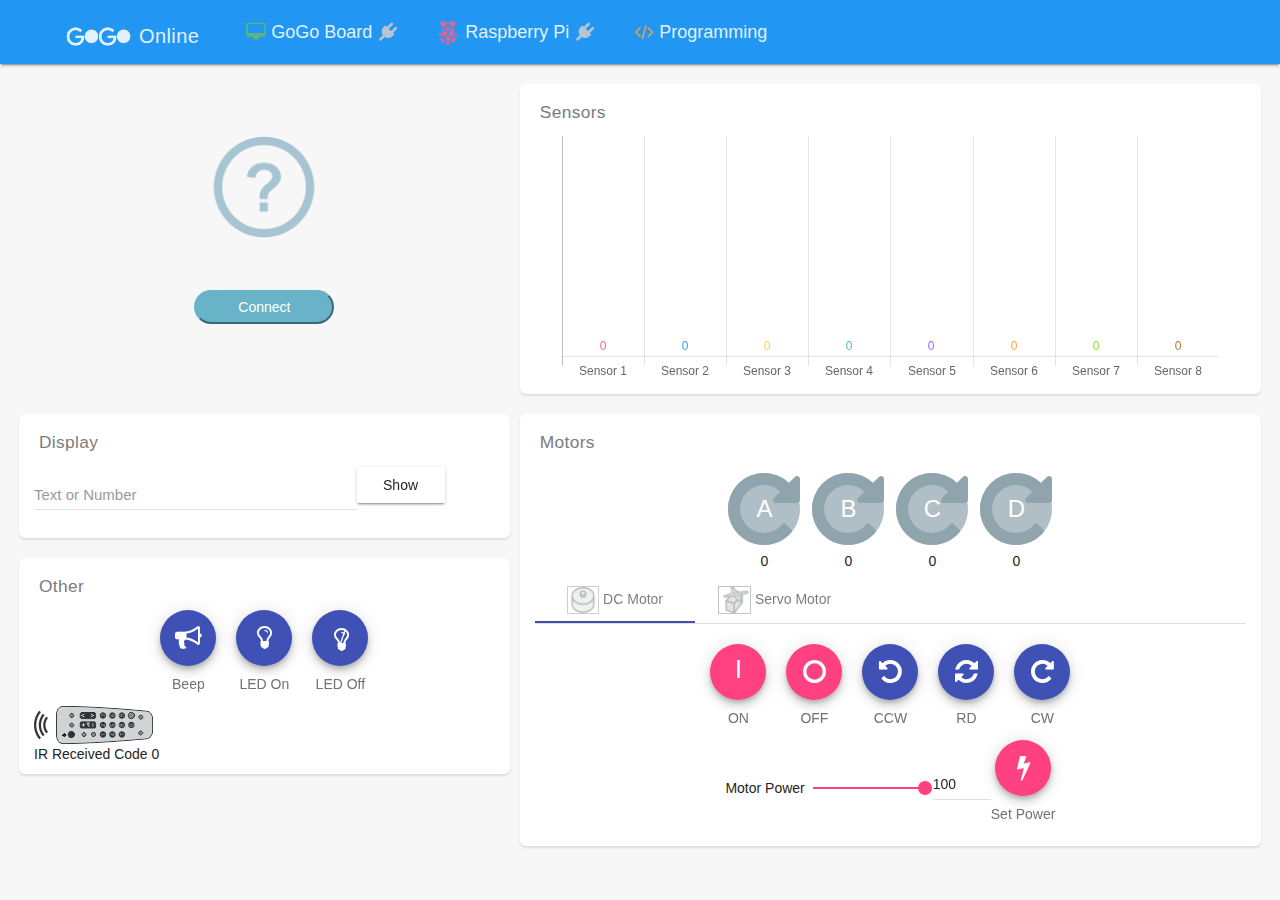
<file: index.html>
<!doctype html>
<html>
<head>
  <meta charset="utf-8">
  <title>GoGo Online</title>
  <base href="/">
  <link rel="stylesheet" href="assets/css/material.blue-red.min.css" />
  <!-- <link rel="stylesheet" href="assets/paper/bootstrap.min.css" /> -->
  <link rel="stylesheet" href="assets/css/paper-dashboard.css" />
  <link href="https://fonts.googleapis.com/icon?family=Material+Icons" rel="stylesheet">
  <link href="assets/css/indigo-pink.css" rel="stylesheet">
  <link href="assets/font-awesome/css/font-awesome.min.css" rel="stylesheet">
  <meta name="viewport" content="width=device-width, initial-scale=1">
  <link rel="icon" type="image/x-icon" href="favicon.ico">
   <meta name="description" content="GoGo, Board, Raspberry, Pi, Education">
   <style>
      root-app > .loading {
        margin: 0 auto;
				text-align: center;
        display: block;
        position: relative;
        top: 25vh;
      }

		 root-app  .text-container {
			 text-align: left;
			 display:inline-block;
			 padding: 0 1em;
       max-width: 50%;
		 }

      @media screen and (max-width: 1024px) {
        .mdl-layout__drawer-button {
          line-height: 47px;
        }
      }

   </style>

   <!-- <script type="text/javascript" src="/assets/tinker/js/mootools-core-1.3.2.js"></script>
   <script type="text/javascript" src="/assets/tinker/js/mootools-more-1.3.2.1.js"></script>
   <script type="text/javascript" src="/assets/tinker/js/Blob.js"></script>
   <script type="text/javascript" src="/assets/tinker/js/FileSaver.js"></script>
   <script type="text/javascript" src="/assets/tinker/js/setup.js"></script>

   <script type="text/javascript" src="/assets/tinker/js/soyutils.js"></script>
   <script type="text/javascript" src="/assets/tinker/js/common.js"></script>
   <script type="text/javascript" src="/assets/tinker/js/code.js"></script>
   <script type="text/javascript" src="/assets/tinker/js/fingerprint2.js"></script>

   <script type="text/javascript" src="/assets/tinker/js/storage.js"></script>

   <script type="text/javascript" src="/assets/tinker/js/spatial.js"></script>
   <script type="text/javascript" src="/assets/tinker/js/tinker.js"></script>
   <script type="text/javascript" src="/assets/tinker/js/init.js"></script>
   <script src="/assets/tinker/dist/keyboard.js"></script> -->

<link href="app.4af5372751e11ffcb72c.css" rel="stylesheet"></head>
<body>
  <root-app>
    <div class="loading spinner">
        <div class="mdl-spinner mdl-js-spinner is-active is-upgraded"><div class="mdl-spinner__layer mdl-spinner__layer-1"><div class="mdl-spinner__circle-clipper mdl-spinner__left"><div class="mdl-spinner__circle"></div></div><div class="mdl-spinner__gap-patch"><div class="mdl-spinner__circle"></div></div><div class="mdl-spinner__circle-clipper mdl-spinner__right"><div class="mdl-spinner__circle"></div></div></div><div class="mdl-spinner__layer mdl-spinner__layer-2"><div class="mdl-spinner__circle-clipper mdl-spinner__left"><div class="mdl-spinner__circle"></div></div><div class="mdl-spinner__gap-patch"><div class="mdl-spinner__circle"></div></div><div class="mdl-spinner__circle-clipper mdl-spinner__right"><div class="mdl-spinner__circle"></div></div></div><div class="mdl-spinner__layer mdl-spinner__layer-3"><div class="mdl-spinner__circle-clipper mdl-spinner__left"><div class="mdl-spinner__circle"></div></div><div class="mdl-spinner__gap-patch"><div class="mdl-spinner__circle"></div></div><div class="mdl-spinner__circle-clipper mdl-spinner__right"><div class="mdl-spinner__circle"></div></div></div><div class="mdl-spinner__layer mdl-spinner__layer-4"><div class="mdl-spinner__circle-clipper mdl-spinner__left"><div class="mdl-spinner__circle"></div></div><div class="mdl-spinner__gap-patch"><div class="mdl-spinner__circle"></div></div><div class="mdl-spinner__circle-clipper mdl-spinner__right"><div class="mdl-spinner__circle"></div></div></div></div>
        <div>loading ...</div>
			<div class="text-container">

			</div>
		</div>
	</root-app>


    <script>
      if (sessionStorage && history){
        // simulate html5 mode server behavior on github pages - see 404.html
        var redirect = sessionStorage.redirect;
        delete sessionStorage.redirect;
        if (redirect && redirect != location.href) {
          history.replaceState(null, null, redirect);
        }
      }
    </script>

    <script>
      (function(i,s,o,g,r,a,m){i['GoogleAnalyticsObject']=r;i[r]=i[r]||function(){
                (i[r].q=i[r].q||[]).push(arguments)},i[r].l=1*new Date();a=s.createElement(o),
              m=s.getElementsByTagName(o)[0];a.async=1;a.src=g;m.parentNode.insertBefore(a,m)
      })(window,document,'script','https://www.google-analytics.com/analytics.js','ga');
      ga('create', 'UA-83816046-4', 'auto');
      ga('send', 'pageview');
      (function(history){
        var pushState = history.pushState;
        history.pushState = function(state) {
          if (typeof history.onpushstate == "function") {
            history.onpushstate({state: state});
          }
          return pushState.apply(history, arguments);
        }
      })(window.history);
      window.onpopstate = history.onpushstate = function(event){
        ga('send', {
          hitType: 'pageview',
          page: location.pathname
        });
      };
    </script>
<dialog-outlet></dialog-outlet>
<script type="text/javascript" src="polyfills.4af5372751e11ffcb72c.js"></script><script type="text/javascript" src="app.4af5372751e11ffcb72c.js"></script></body>
</html>
</file>
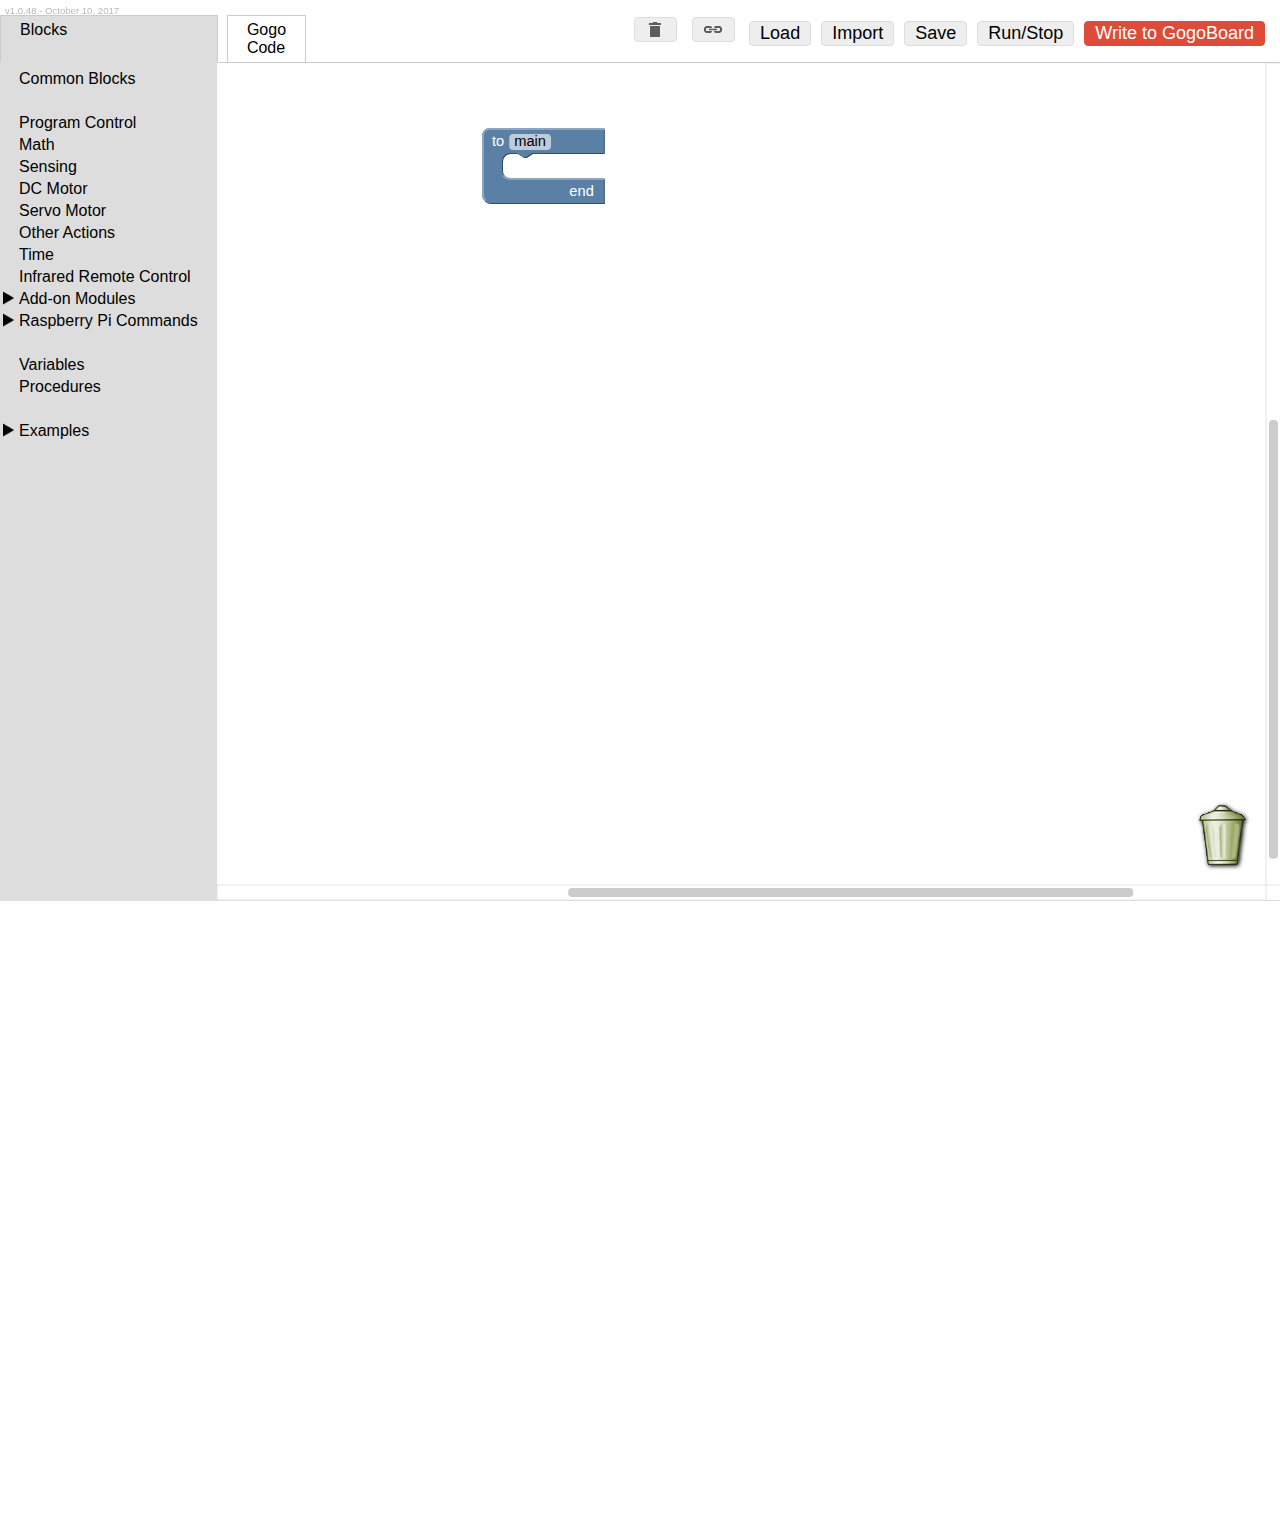
<file: assets/tinker/index.html>
<!DOCTYPE html>
<html>

<head>
  <meta charset="utf-8">
  <meta name="google" value="notranslate">
  <title>Tinker</title>
  <link rel="stylesheet" type="text/css" href="css/common.css">
  <link rel="stylesheet" type="text/css" href="css/style.css">
  <link rel="stylesheet" type="text/css" href="css/spatial.css">
  <link rel="stylesheet" type="text/css" href="css/style.css">
  <link rel="stylesheet" type="text/css" href="css/animate.css">
  <link rel="stylesheet" type="text/css" href="css/tinker.css">

  <script type="text/javascript" src="js/mootools-core-1.3.2.js"></script>
  <script type="text/javascript" src="js/mootools-more-1.3.2.1.js"></script>
  <script type="text/javascript" src="js/Blob.js"></script>
  <script type="text/javascript" src="js/FileSaver.js"></script>
  <script type="text/javascript" src="js/setup.js"></script>

  <script type="text/javascript" src="js/soyutils.js"></script>
  <script type="text/javascript" src="js/common.js"></script>
  <script type="text/javascript" src="js/code.js"></script>
  <script type="text/javascript" src="js/fingerprint2.js"></script>

  <script type="text/javascript" src="js/storage.js"></script>

  <!-- <script type="text/javascript" src="js/spatial.js"></script> -->
  <script type="text/javascript" src="js/tinker.js"></script>
  <!--<script type="text/javascript" src="js/ByteCode.js"></script>-->
  <script type="text/javascript" src="js/init.js"></script>

  <script type="text/javascript" src="js/iframeMessenger.js"></script>


  <script src="./dist/keyboard.js"></script>

  <script type="text/javascript">
    keyboardJS.bind('=', function(e) {
      console.log('= is pressed');
    });
  </script>


</head>

<body>

  <div id="versionNO">v1.0.48 - October 10, 2017</div>

  <div id="spatialContentTemplate" class="contentSpatial">
    <div class="mainArea">
      <p>Conversion Lab: </p>
      <h3></h3>
      <div class="wrapper spatialWrapper"></div>
    </div>
    <div class="control">
      <a class="deleteBlock">Delete Block</a>
      <a class="submit">Create Block</a>
    </div>
    <div class="procedure">
      <p>Generated Blocks</p>
    </div>
    <div class="exBlock">
      <p>Generated Procedure</p>
      <iframe class="iframe" style="width: 600px; height: 250px;"></iframe>
    </div>
  </div>

  <script type="text/javascript">
    document.write(codepage.start({}, null, {
      lang: BlocklyApps.LANG,
      langSrc: BlocklyApps.languagePack()
    }));
  </script>

  <xml style="display: none">
    <block id="block_control_if_state_change" type="control_if_state_change" inline="false" class="rPiBlocks"></block>
  </xml>


  <xml id="toolbox" style="display: none">
    <category name="Common Blocks ">
      <block type="math_number" x="-4" y="201">
        <title name="number">500</title>
      </block>
      <block type="input_sensor" x="-9" y="170">
        <title name="sensor">1</title>
      </block>
      <block type="math_equal" id="32" inline="true">
        <field name="cond">&gt;</field>
        <value name="left">
          <block type="input_sensor" id="53">
            <field name="sensor">1</field>
          </block>
        </value>
        <value name="right">
          <block type="math_number" id="68">
            <field name="number">500</field>
          </block>
        </value>
      </block>
      <block type="action_beep" x="40" y="98"></block>
      <block type="display_number">
        <value name="value">
          <block type="math_number">
            <title name="number">1</title>
          </block>
        </value>
      </block>
      <block type="action_wait">
        <value name="NAME">
          <block type="math_number">
            <title name="number">1</title>
          </block>
        </value>
      </block>
      <block type="action_motor" x="26" y="265">
        <title name="a">a</title>
        <title name="b"></title>
        <title name="c"></title>
        <title name="d"></title>
      </block>
      <block type="motor_action_turn" x="34" y="229">
        <title name="turn">on</title>
      </block>
      <block type="motor_action_thisway" x="119" y="159">
        <title name="clockwise">cw</title>
      </block>
      <block type="control_if" inline="false" x="78" y="56">
        <value name="condition">
          <block type="math_equal" id="32" inline="true">
            <field name="cond">&gt;</field>
            <value name="left">
              <block type="input_sensor" id="53">
                <field name="sensor">1</field>
              </block>
            </value>
            <value name="right">
              <block type="math_number" id="68">
                <field name="number">500</field>
              </block>
            </value>
          </block>
        </value>
      </block>
      <block id="block_control_ifelse" type="control_ifelse" inline="false" x="72" y="152">
        <value name="condition">
          <block type="math_equal" id="32" inline="true">
            <field name="cond">&gt;</field>
            <value name="left">
              <block type="input_sensor" id="53">
                <field name="sensor">1</field>
              </block>
            </value>
            <value name="right">
              <block type="math_number" id="68">
                <field name="number">500</field>
              </block>
            </value>
          </block>
        </value>
      </block>
      <!--<block type="control_if_state_change" inline="false" ></block>-->
      <block type="control_forever" x="247" y="450"></block>
    </category>
    <category name=" "></category>
    <category name="Program Control">
      <block type="control_forever_wait" x="94" y="432">
        <value name="NAME">
          <block type="math_number" id="11">
            <field name="number">1</field>
          </block>
        </value>

      </block>
      <block type="control_forever" x="94" y="432"></block>
      <block type="control_repeat" inline="true" x="86" y="323">
        <value name="times">
          <block type="math_number">
            <title name="number">10</title>
          </block>
        </value>
      </block>
      <block type="control_if" inline="false" x="78" y="56">
        <value name="condition">
          <block type="math_equal" id="32" inline="true">
            <field name="cond">&gt;</field>
            <value name="left">
              <block type="input_sensor" id="53">
                <field name="sensor">1</field>
              </block>
            </value>
            <value name="right">
              <block type="math_number" id="68">
                <field name="number">500</field>
              </block>
            </value>
          </block>
        </value>
      </block>
      <block id="block_control_ifelse" type="control_ifelse" inline="false" x="72" y="152">
        <value name="condition">
          <block type="math_equal" id="32" inline="true">
            <field name="cond">&gt;</field>
            <value name="left">
              <block type="input_sensor" id="53">
                <field name="sensor">1</field>
              </block>
            </value>
            <value name="right">
              <block type="math_number" id="68">
                <field name="number">500</field>
              </block>
            </value>
          </block>
        </value>
      </block>
      <block type="control_if_state_change" inline="false">
        <value name="condition">
          <block type="math_equal" id="32" inline="true">
            <field name="cond">&gt;</field>
            <value name="left">
              <block type="input_sensor" id="53">
                <field name="sensor">1</field>
              </block>
            </value>
            <value name="right">
              <block type="math_number" id="68">
                <field name="number">500</field>
              </block>
            </value>
          </block>
        </value>
      </block>
      <block type="control_waituntil" inline="false" x="87" y="274">
        <value name="NAME">
          <block type="math_equal" id="32" inline="true">
            <field name="cond">&gt;</field>
            <value name="left">
              <block type="input_sensor" id="53">
                <field name="sensor">1</field>
              </block>
            </value>
            <value name="right">
              <block type="math_number" id="68">
                <field name="number">500</field>
              </block>
            </value>
          </block>
        </value>
      </block>
      <block type="procedure_stop"></block>
      <block type="action_settickrate">
        <value name="NAME">
          <block type="math_number">
            <title name="number">10</title>
          </block>
        </value>
        <next>
          <block type="control_when_ticked" x="94" y="432"></block>
        </next>
      </block>
      <block type="control_if_ticked" x="94" y="432"></block>
    </category>
    <category name="Math">
      <block type="math_number" x="13" y="10">
        <title name="number">0</title>
      </block>
      <block type="math_random" x="14" y="44"></block>
      <block type="math_equal" inline="true" x="-21" y="92">
        <title name="cond">=</title>
      </block>
      <block type="math_in_between">
        <value name="lower">
          <block type="math_number">
            <field name="number">0</field>
          </block>
        </value>
        <value name="upper">
          <block type="math_number">
            <field name="number">100</field>
          </block>
        </value>
      </block>
      <block type="variable_increase_by">
        <value name="increment">
          <block type="math_number">
            <field name="number">1</field>
          </block>
        </value>
      </block>
      <block type="variable_decrease_by">
        <value name="increment">
          <block type="math_number">
            <field name="number">1</field>
          </block>
        </value>
      </block>
      <block type="math_operator" inline="true" x="28" y="147">
        <title name="op">+</title>
      </block>
      <block type="math_andor" inline="true" x="35" y="202">
        <title name="andor">and</title>
      </block>
      <block type="math_not" inline="false" x="42" y="257"></block>
    </category>
    <category name="Sensing">
      <block type="input_sensor" x="59" y="49">
        <title name="sensor">1</title>
      </block>
      <block type="control_if" id="3" inline="false">
        <value name="condition">
          <block type="math_equal" id="32" inline="true">
            <field name="cond">&gt;</field>
            <value name="left">
              <block type="input_sensor" id="53">
                <field name="sensor">1</field>
              </block>
            </value>
            <value name="right">
              <block type="math_number" id="68">
                <field name="number">500</field>
              </block>
            </value>
          </block>
        </value>
      </block>
    </category>
    <category name="DC Motor">
      <block type="action_motor" x="133" y="331"></block>
      <block type="action_motor_is_on" x="133" y="331"></block>
      <block type="action_motor_is_cw"></block>
      <block type="motor_action_turn" x="122" y="51">
        <title name="turn">on</title>
      </block>
      <!--<block type="motor_action_onfor" x="120" y="102"><title name="second">1</title></block>-->
      <block type="motor_action_onfor">
        <value name="value">
          <block type="math_number">
            <title name="number">1</title>
          </block>
        </value>
      </block>
      <block type="motor_action_thisway" x="119" y="159">
        <title name="clockwise">cw</title>
      </block>
      <block type="motor_action_rd" x="116" y="214"></block>
      <block type="motor_action_power" x="119" y="263">
        <value name="power">
          <block type="math_number">
            <title name="number">100</title>
          </block>
        </value>
      </block>
    </category>
    <category name="Servo Motor">
      <block type="action_motor" x="133" y="331">
        <title name="a">a</title>
        <title name="b"></title>
        <title name="c"></title>
        <title name="d"></title>
      </block>
      <block type="servo_seth" x="116" y="214">
        <value name="heading">
          <block type="math_number">
            <title name="number">10</title>
          </block>
        </value>
      </block>
      <block type="servo_lt" x="116" y="214">
        <value name="heading">
          <block type="math_number">
            <title name="number">10</title>
          </block>
        </value>
      </block>
      <block type="servo_rt" x="116" y="214">
        <value name="heading">
          <block type="math_number">
            <title name="number">10</title>
          </block>
        </value>
      </block>
    </category>
    <category name="Other Actions">
      <block type="action_beep" x="133" y="62"></block>
      <block type="action_led" x="132" y="115">
        <title name="onoff">on</title>
      </block>
    </category>
    <category name="Time">
      <block type="action_wait">
        <value name="NAME">
          <block type="math_number">
            <title name="number">1</title>
          </block>
        </value>
      </block>
      <block type="action_gettimer" x="136" y="231"></block>
      <block type="action_reset_timer" x="136" y="280"></block>
      <block type="action_settickrate">
        <value name="NAME">
          <block type="math_number">
            <title name="number">10</title>
          </block>
        </value>
      </block>
      <block type="action_ticked"></block>
      <block type="action_gettickcount"></block>
      <block type="action_cleartick"></block>
    </category>
    <category name="Infrared Remote Control">
      <block type="input__output__storage_new_ir" x="47" y="379"></block>
      <block type="input__output__storage_get_ir" x="51" y="425"></block>
    </category>
    <category id="addOnModules" name="Add-on Modules">
      <category name="Clock and Calendar Module">
        <block type="clock_date">
          <title name="date">4</title>
        </block>

        <block type="procedures_defreturn" inline="true" collapsed="true" x="277" y="181">
          <mutation>
            <arg name="start hour"></arg>
            <arg name="start minute"></arg>
            <arg name="end hour"></arg>
            <arg name="end minute"></arg>
          </mutation>
          <field name="NAME">time between</field>
          <statement name="STACK">
            <block type="control_ifelse" id="588" inline="false">
              <value name="condition">
                <block type="math_equal" id="589" inline="true">
                  <field name="cond">=</field>
                  <value name="left">
                    <block type="clock_date" id="590">
                      <field name="date">2</field>
                    </block>
                  </value>
                  <value name="right">
                    <block type="variables_get" id="591">
                      <field name="VAR">start hour</field>
                    </block>
                  </value>
                </block>
              </value>
              <statement name="if">
                <block type="variables_set" id="592" inline="false">
                  <field name="VAR">is_started</field>
                  <value name="VALUE">
                    <block type="math_equal" id="593" inline="true">
                      <field name="cond">&gt;=</field>
                      <value name="left">
                        <block type="clock_date" id="594">
                          <field name="date">1</field>
                        </block>
                      </value>
                      <value name="right">
                        <block type="variables_get" id="595">
                          <field name="VAR">start minute</field>
                        </block>
                      </value>
                    </block>
                  </value>
                </block>
              </statement>
              <statement name="else">
                <block type="variables_set" id="596" inline="false">
                  <field name="VAR">is_started</field>
                  <value name="VALUE">
                    <block type="math_equal" id="597" inline="true">
                      <field name="cond">&gt;</field>
                      <value name="left">
                        <block type="clock_date" id="598">
                          <field name="date">2</field>
                        </block>
                      </value>
                      <value name="right">
                        <block type="variables_get" id="599">
                          <field name="VAR">start hour</field>
                        </block>
                      </value>
                    </block>
                  </value>
                </block>
              </statement>
              <next>
                <block type="control_ifelse" id="600" inline="false">
                  <value name="condition">
                    <block type="math_equal" id="601" inline="true">
                      <field name="cond">=</field>
                      <value name="left">
                        <block type="clock_date" id="602">
                          <field name="date">2</field>
                        </block>
                      </value>
                      <value name="right">
                        <block type="variables_get" id="603">
                          <field name="VAR">end hour</field>
                        </block>
                      </value>
                    </block>
                  </value>
                  <statement name="if">
                    <block type="variables_set" id="604" inline="false">
                      <field name="VAR">is_ended</field>
                      <value name="VALUE">
                        <block type="math_equal" id="605" inline="true">
                          <field name="cond">&lt;=</field>
                          <value name="left">
                            <block type="clock_date" id="606">
                              <field name="date">1</field>
                            </block>
                          </value>
                          <value name="right">
                            <block type="variables_get" id="607">
                              <field name="VAR">start minute</field>
                            </block>
                          </value>
                        </block>
                      </value>
                    </block>
                  </statement>
                  <statement name="else">
                    <block type="variables_set" id="608" inline="false">
                      <field name="VAR">is_ended</field>
                      <value name="VALUE">
                        <block type="math_equal" id="609" inline="true">
                          <field name="cond">&lt;</field>
                          <value name="left">
                            <block type="clock_date" id="610">
                              <field name="date">2</field>
                            </block>
                          </value>
                          <value name="right">
                            <block type="variables_get" id="611">
                              <field name="VAR">start hour</field>
                            </block>
                          </value>
                        </block>
                      </value>
                    </block>
                  </statement>
                </block>
              </next>
            </block>
          </statement>
          <value name="RETURN">
            <block type="math_andor" id="612" inline="true">
              <field name="andor">and</field>
              <value name="left">
                <block type="variables_get" id="613">
                  <field name="VAR">is_started</field>
                </block>
              </value>
              <value name="right">
                <block type="variables_get" id="614">
                  <field name="VAR">is_ended</field>
                </block>
              </value>
            </block>
          </value>
        </block>
      </category>
      <category name="Display Modlue">
        <block type="display_text">
          <title name="text">text</title>
        </block>
        <block type="display_number">
          <value name="value">
            <block type="math_number">
              <title name="number">1</title>
            </block>
          </value>
        </block>
        <block type="display_movecursor">
          <title name="num">position</title>
        </block>
        <block type="display_clearscreen"></block>
      </category>
      <category name="Voice Recorder">
        <block type="recorder_play"></block>
        <block type="recorder_next"></block>
        <block type="recorder_prev"></block>
        <block type="recorder_select">
          <title name="track">N</title>
        </block>
        <block type="recorder_eraseall"></block>
      </category>
      <category name="I2C Extension">
        <block type="i2c_write" inline="true">
          <value name="value">
            <block type="math_number">
              <title name="number">0</title>
            </block>
          </value>
          <value name="reg_addr">
            <block type="math_number">
              <title name="number">0</title>
            </block>
          </value>
          <value name="i2c_addr">
            <block type="math_number">
              <title name="number">0</title>
            </block>
          </value>
        </block>
        <block type="i2c_read">
          <value name="reg_addr">
            <block type="math_number">
              <title name="number">0</title>
            </block>
          </value>
          <value name="i2c_addr">
            <block type="math_number">
              <title name="number">0</title>
            </block>
          </value>
        </block>
        <block type="procedures_defreturn" id="204" inline="false" collapsed="true" x="-1145" y="-199">
          <mutation></mutation>
          <field name="NAME">temperature (DHT11)</field>
          <statement name="STACK">
            <block type="i2c_write" id="189" inline="true">
              <value name="value">
                <block type="math_number" id="190">
                  <field name="number">11</field>
                </block>
              </value>
              <value name="reg_addr">
                <block type="math_number" id="191">
                  <field name="number">1</field>
                </block>
              </value>
              <value name="i2c_addr">
                <block type="math_number" id="192">
                  <field name="number">192</field>
                </block>
              </value>
              <next>
                <block type="action_wait" id="199" inline="true">
                  <value name="NAME">
                    <block type="math_number" id="200">
                      <field name="number">2</field>
                    </block>
                  </value>
                </block>
              </next>
            </block>
          </statement>
          <value name="RETURN">
            <block type="i2c_read" id="195" inline="true">
              <value name="reg_addr">
                <block type="math_number" id="196">
                  <field name="number">9</field>
                </block>
              </value>
              <value name="i2c_addr">
                <block type="math_number" id="197">
                  <field name="number">192</field>
                </block>
              </value>
            </block>
          </value>
        </block>
        <block type="procedures_defreturn" id="204" inline="false" collapsed="true" x="-1145" y="-199">
          <mutation></mutation>
          <field name="NAME">Relative Humidity (DHT11)</field>
          <statement name="STACK">
            <block type="i2c_write" id="189" inline="true">
              <value name="value">
                <block type="math_number" id="190">
                  <field name="number">11</field>
                </block>
              </value>
              <value name="reg_addr">
                <block type="math_number" id="191">
                  <field name="number">1</field>
                </block>
              </value>
              <value name="i2c_addr">
                <block type="math_number" id="192">
                  <field name="number">192</field>
                </block>
              </value>
              <next>
                <block type="action_wait" id="199" inline="true">
                  <value name="NAME">
                    <block type="math_number" id="200">
                      <field name="number">2</field>
                    </block>
                  </value>
                </block>
              </next>
            </block>
          </statement>
          <value name="RETURN">
            <block type="i2c_read" id="195" inline="true">
              <value name="reg_addr">
                <block type="math_number" id="196">
                  <field name="number">11</field>
                </block>
              </value>
              <value name="i2c_addr">
                <block type="math_number" id="197">
                  <field name="number">192</field>
                </block>
              </value>
            </block>
          </value>
        </block>
        <block type="procedures_defreturn" id="125" inline="false" collapsed="true" x="-12" y="240">
          <mutation></mutation>
          <field name="NAME">Ultrasonic Distance</field>
          <statement name="STACK">
            <block type="i2c_write" id="82" inline="true">
              <value name="value">
                <block type="math_number" id="83">
                  <field name="number">4</field>
                </block>
              </value>
              <value name="reg_addr">
                <block type="math_number" id="84">
                  <field name="number">1</field>
                </block>
              </value>
              <value name="i2c_addr">
                <block type="math_number" id="85">
                  <field name="number">192</field>
                </block>
              </value>
              <next>
                <block type="action_wait" id="86" inline="true">
                  <value name="NAME">
                    <block type="math_number" id="87">
                      <field name="number">5</field>
                    </block>
                  </value>
                </block>
              </next>
            </block>
          </statement>
          <value name="RETURN">
            <block type="math_operator" id="135" inline="true">
              <field name="op">+</field>
              <value name="1stNum">
                <block type="i2c_read" id="89" inline="true">
                  <value name="reg_addr">
                    <block type="math_number" id="90">
                      <field name="number">13</field>
                    </block>
                  </value>
                  <value name="i2c_addr">
                    <block type="math_number" id="91">
                      <field name="number">192</field>
                    </block>
                  </value>
                </block>
              </value>
              <value name="2ndNum">
                <block type="math_operator" id="93" inline="true">
                  <field name="op">×</field>
                  <value name="1stNum">
                    <block type="i2c_read" id="94" inline="true">
                      <value name="reg_addr">
                        <block type="math_number" id="95">
                          <field name="number">14</field>
                        </block>
                      </value>
                      <value name="i2c_addr">
                        <block type="math_number" id="96">
                          <field name="number">192</field>
                        </block>
                      </value>
                    </block>
                  </value>
                  <value name="2ndNum">
                    <block type="math_number" id="97">
                      <field name="number">256</field>
                    </block>
                  </value>
                </block>
              </value>
            </block>
          </value>
        </block>
        <block type="procedures_defreturn" id="125" inline="false" collapsed="true" x="-12" y="240">
          <mutation></mutation>
          <field name="NAME">Waterflow Counter</field>
          <statement name="STACK">
            <block type="i2c_write" id="82" inline="true">
              <value name="value">
                <block type="math_number" id="83">
                  <field name="number">12</field>
                </block>
              </value>
              <value name="reg_addr">
                <block type="math_number" id="84">
                  <field name="number">1</field>
                </block>
              </value>
              <value name="i2c_addr">
                <block type="math_number" id="85">
                  <field name="number">192</field>
                </block>
              </value>
              <next>
                <block type="action_wait" id="86" inline="true">
                  <value name="NAME">
                    <block type="math_number" id="87">
                      <field name="number">5</field>
                    </block>
                  </value>
                </block>
              </next>
            </block>
          </statement>
          <value name="RETURN">
            <block type="math_operator" id="135" inline="true">
              <field name="op">+</field>
              <value name="1stNum">
                <block type="i2c_read" id="89" inline="true">
                  <value name="reg_addr">
                    <block type="math_number" id="90">
                      <field name="number">17</field>
                    </block>
                  </value>
                  <value name="i2c_addr">
                    <block type="math_number" id="91">
                      <field name="number">192</field>
                    </block>
                  </value>
                </block>
              </value>
              <value name="2ndNum">
                <block type="math_operator" id="93" inline="true">
                  <field name="op">×</field>
                  <value name="1stNum">
                    <block type="i2c_read" id="94" inline="true">
                      <value name="reg_addr">
                        <block type="math_number" id="95">
                          <field name="number">18</field>
                        </block>
                      </value>
                      <value name="i2c_addr">
                        <block type="math_number" id="96">
                          <field name="number">192</field>
                        </block>
                      </value>
                    </block>
                  </value>
                  <value name="2ndNum">
                    <block type="math_number" id="97">
                      <field name="number">256</field>
                    </block>
                  </value>
                </block>
              </value>
            </block>
          </value>
        </block>
        <block type="procedures_defreturn" id="683" inline="false" collapsed="true" x="721" y="13">
          <mutation></mutation>
          <field name="NAME">DS18B20 Count</field>
          <statement name="STACK">
            <block type="i2c_write" id="684" inline="true">
              <value name="value">
                <block type="math_number" id="685">
                  <field name="number">14</field>
                </block>
              </value>
              <value name="reg_addr">
                <block type="math_number" id="686">
                  <field name="number">1</field>
                </block>
              </value>
              <value name="i2c_addr">
                <block type="math_number" id="687">
                  <field name="number">192</field>
                </block>
              </value>
              <next>
                <block type="action_wait" id="688" inline="true">
                  <value name="NAME">
                    <block type="math_number" id="689">
                      <field name="number">10</field>
                    </block>
                  </value>
                </block>
              </next>
            </block>
          </statement>
          <value name="RETURN">
            <block type="i2c_read" id="690" inline="true">
              <value name="reg_addr">
                <block type="math_number" id="691">
                  <field name="number">21</field>
                </block>
              </value>
              <value name="i2c_addr">
                <block type="math_number" id="692">
                  <field name="number">192</field>
                </block>
              </value>
            </block>
          </value>
        </block>
        <block type="procedures_defreturn" id="694" inline="false" collapsed="true" x="709" y="173">
          <mutation>
            <arg name="Sensor Index"></arg>
          </mutation>
          <field name="NAME">temperature (DS18B20)</field>
          <statement name="STACK">
            <block type="i2c_write" id="695" inline="true">
              <value name="value">
                <block type="math_number" id="696">
                  <field name="number">14</field>
                </block>
              </value>
              <value name="reg_addr">
                <block type="math_number" id="697">
                  <field name="number">1</field>
                </block>
              </value>
              <value name="i2c_addr">
                <block type="math_number" id="698">
                  <field name="number">192</field>
                </block>
              </value>
              <next>
                <block type="action_wait" id="699" inline="true">
                  <value name="NAME">
                    <block type="math_number" id="700">
                      <field name="number">10</field>
                    </block>
                  </value>
                </block>
              </next>
            </block>
          </statement>
          <value name="RETURN">
            <block type="i2c_read" id="701" inline="true">
              <value name="reg_addr">
                <block type="math_operator" id="702" inline="true">
                  <field name="op">+</field>
                  <value name="1stNum">
                    <block type="math_number" id="703">
                      <field name="number">22</field>
                    </block>
                  </value>
                  <value name="2ndNum">
                    <block type="math_operator" id="704" inline="true">
                      <field name="op">×</field>
                      <value name="1stNum">
                        <block type="variables_get" id="705">
                          <field name="VAR">Sensor Index</field>
                        </block>
                      </value>
                      <value name="2ndNum">
                        <block type="math_number" id="706">
                          <field name="number">2</field>
                        </block>
                      </value>
                    </block>
                  </value>
                </block>
              </value>
              <value name="i2c_addr">
                <block type="math_number" id="707">
                  <field name="number">192</field>
                </block>
              </value>
            </block>
          </value>
        </block>
        <block type="procedures_defreturn" id="60" inline="false" collapsed="true" x="649" y="267">
          <mutation></mutation>
          <field name="NAME">Dust Level</field>
          <statement name="STACK">
            <block type="i2c_write" id="61" inline="true">
              <value name="value">
                <block type="math_number" id="62">
                  <field name="number">15</field>
                </block>
              </value>
              <value name="reg_addr">
                <block type="math_number" id="63">
                  <field name="number">1</field>
                </block>
              </value>
              <value name="i2c_addr">
                <block type="math_number" id="64">
                  <field name="number">192</field>
                </block>
              </value>
              <next>
                <block type="action_wait" id="65" inline="true">
                  <value name="NAME">
                    <block type="math_number" id="66">
                      <field name="number">10</field>
                    </block>
                  </value>
                </block>
              </next>
            </block>
          </statement>
          <value name="RETURN">
            <block type="math_operator" id="67" inline="true">
              <field name="op">+</field>
              <value name="1stNum">
                <block type="i2c_read" id="68" inline="true">
                  <value name="reg_addr">
                    <block type="math_number" id="69">
                      <field name="number">7</field>
                    </block>
                  </value>
                  <value name="i2c_addr">
                    <block type="math_number" id="70">
                      <field name="number">192</field>
                    </block>
                  </value>
                </block>
              </value>
              <value name="2ndNum">
                <block type="math_operator" id="71" inline="true">
                  <field name="op">×</field>
                  <value name="1stNum">
                    <block type="i2c_read" id="72" inline="true">
                      <value name="reg_addr">
                        <block type="math_number" id="73">
                          <field name="number">8</field>
                        </block>
                      </value>
                      <value name="i2c_addr">
                        <block type="math_number" id="74">
                          <field name="number">192</field>
                        </block>
                      </value>
                    </block>
                  </value>
                  <value name="2ndNum">
                    <block type="math_number" id="75">
                      <field name="number">256</field>
                    </block>
                  </value>
                </block>
              </value>
            </block>
          </value>
        </block>
      </category>
    </category>
    <category id="rPiBlocks" name="Raspberry Pi Commands">
      <category name="Camera" class="rPiBlocks">
        <block type="use_camera"></block>
        <block type="close_camera"></block>
        <block type="start_find_face"></block>
        <block type="stop_find_face"></block>
        <block type="found_face"></block>
        <block type="take_snapshot"></block>
        <block type="camera_is_on"></block>
        <block type="find_face_is_on"></block>
      </category>
      <category name="Cloud Services" class="rPiBlocks">
        <block type="ifttt_trigger">
          <value name="message">
            <block type="math_number">
              <field name="number">0</field>
            </block>
          </value>
          <value name="topic">
            <block type="text"></block>
          </value>
        </block>
        <block type="ifttt_trigger">
          <value name="message">
            <block type="text"></block>
          </value>
          <value name="topic">
            <block type="text"></block>
          </value>
        </block>
        <block type="telegram_message">
          <text class="blocklyText">okok</text>
          <value name="message">
            <block type="math_number">
              <field name="number">0</field>
            </block>
          </value>
        </block>
        <block type="telegram_message">
          <title name="message_type">Message</title>
          <value name="message">
            <block type="text"></block>
          </value>
        </block>
        <block type="if_telegram_message">
          <value name="key_value_input">
            <block type="text"></block>
          </value>
        </block>
      </category>
      <category name="Data recording" class="rPiBlocks">
        <block type="record_as" inline="true">
          <value name="string">
            <block type="text"></block>
          </value>
        </block>
      </category>
      <category name="E-mail" class="rPiBlocks">
        <block type="send_email">
          <value name="email">
            <block type="text"></block>
          </value>
          <value name="title">
            <block type="text"></block>
          </value>
          <value name="body">
            <block type="text"></block>
          </value>
        </block>
      </category>
      <category name="Finger Scan" class="rPiBlocks">
        <block type="use_finer_scan"></block>
        <block type="identify_finger"></block>
        <block type="enroll_finger"></block>
      </category>
      <category name="GoGo <-> Pi Communication" class="rPiBlocks">
        <block type="key_value">
          <title name="key_name">Button</title>
          <value name="key_value_input">
            <block type="text"></block>
          </value>
        </block>
        <block type="control_if" id="13" inline="false">
          <value name="condition">
            <block type="key_value" id="14" inline="true">
              <field name="key_name">Button</field>
              <value name="key_value_input">
                <block type="text" id="15">
                  <field name="TEXT"></field>
                </block>
              </value>
            </block>
          </value>
        </block>
        <block type="key_value_unrestricted">
          <value name="key_name">
            <block type="text"></block>
          </value>
          <value name="key_value_input">
            <block type="text"></block>
          </value>
        </block>

        <block type="get_int_value_of_key">
          <value name="key_name">
            <block type="text"></block>
          </value>
        </block>

        <block type="send_string_message">
          <value name="message">
            <block type="text"></block>
          </value>
          <value name="topic">
            <block type="text"></block>
          </value>
        </block>
        <block type="send_number_message">
          <value name="message">
            <block type="math_number">
              <field name="number">0</field>
            </block>
          </value>
          <value name="topic">
            <block type="text"></block>
          </value>
        </block>
      </category>
      <category name="Image" class="rPiBlocks">
        <block type="show_image" inline="true">
          <value name="string">
            <block type="text"></block>
          </value>
        </block>
        <block type="hide_image"></block>
        <block type="screen_tapped"></block>
      </category>
      <category name="RFID" class="rPiBlocks">
        <block type="userfid"></block>
        <block type="read_from_rfid"></block>
        <block type="write_to_rfid"></block>
      </category>
      <category name="Sound" class="rPiBlocks">
        <block type="play_sound" inline="true">
          <value name="string">
            <block type="text"></block>
          </value>
        </block>
        <block type="stop_sound"></block>
        <block type="say" inline="true">
          <value name="string">
            <block type="text"></block>
          </value>
        </block>
      </category>
      <category name="Text message" class="rPiBlocks">
        <!-- <block type="use_sms"></block> -->
        <block type="send_sms">
          <value name="number">
            <block type="text"></block>
          </value>
          <value name="message">
            <block type="text"></block>
          </value>
        </block>
      </category>

    </category>
    <category name=" "></category>
    <category name="Variables" custom="VARIABLE"></category>
    <category name="Procedures" custom="PROCEDURE"></category>
    <category name=" "></category>
    <category name="Examples">
      <category name="GoGo Examples">
        <category name="Beep every 1 second 10 times">
          <block type="control_repeat" inline="true" x="22" y="142">
            <value name="times">
              <block type="math_number">
                <title name="number">10</title>
              </block>
            </value>
            <statement name="do">
              <block type="action_beep">
                <next>
                  <block type="action_wait">
                    <value name="NAME">
                      <block type="math_number">
                        <title name="number">1</title>
                      </block>
                    </value>
                  </block>
                </next>
              </block>
            </statement>
          </block>
        </category>
        <category name="Beep when switch pressed">
          <block type="control_forever" id="144">
            <statement name="do">
              <block type="control_if" id="153" inline="false">
                <value name="condition">
                  <block type="math_equal" id="154" inline="true">
                    <field name="cond">&gt;</field>
                    <value name="left">
                      <block type="input_sensor" id="155">
                        <field name="sensor">1</field>
                      </block>
                    </value>
                    <value name="right">
                      <block type="math_number" id="156">
                        <field name="number">500</field>
                      </block>
                    </value>
                  </block>
                </value>
                <statement name="statement">
                  <block type="action_beep" id="147"></block>
                </statement>
              </block>
            </statement>
          </block>
        </category>
        <category name="Button-set controlling motor">
          <block type="control_forever" id="144">
            <statement name="do">
              <block type="control_if" id="208" inline="false">
                <value name="condition">
                  <block type="math_in_between" id="221" inline="true">
                    <value name="input">
                      <block type="input_sensor" id="210">
                        <field name="sensor">1</field>
                      </block>
                    </value>
                    <value name="lower">
                      <block type="math_number" id="222">
                        <field name="number">450</field>
                      </block>
                    </value>
                    <value name="upper">
                      <block type="math_number" id="223">
                        <field name="number">550</field>
                      </block>
                    </value>
                  </block>
                </value>
                <statement name="statement">
                  <block type="action_motor" id="233">
                    <field name="a">TRUE</field>
                    <field name="b">FALSE</field>
                    <field name="c">FALSE</field>
                    <field name="d">FALSE</field>
                    <next>
                      <block type="motor_action_turn" id="243">
                        <field name="turn">on</field>
                      </block>
                    </next>
                  </block>
                </statement>
              </block>
            </statement>
          </block>
        </category>
        <category name="IR Remote Contol Example">
          <block type="control_forever" id="3">
            <statement name="do">
              <block type="control_if" id="40" inline="false">
                <value name="condition">
                  <block type="input__output__storage_new_ir" id="46"></block>
                </value>
                <statement name="statement">
                  <block type="variables_set" id="49" inline="false">
                    <field name="VAR">command</field>
                    <value name="VALUE">
                      <block type="input__output__storage_get_ir" id="52"></block>
                    </value>
                    <next>
                      <block type="control_if" id="77" inline="false">
                        <value name="condition">
                          <block type="math_equal" id="41" inline="true">
                            <field name="cond">=</field>
                            <value name="left">
                              <block type="variables_get" id="85">
                                <field name="VAR">command</field>
                              </block>
                            </value>
                            <value name="right">
                              <block type="math_number" id="43">
                                <field name="number">1</field>
                              </block>
                            </value>
                          </block>
                        </value>
                        <statement name="statement">
                          <block type="action_beep" id="88"></block>
                        </statement>
                        <next>
                          <block type="control_if" id="89" inline="false">
                            <value name="condition">
                              <block type="math_equal" id="90" inline="true">
                                <field name="cond">=</field>
                                <value name="left">
                                  <block type="variables_get" id="91">
                                    <field name="VAR">command</field>
                                  </block>
                                </value>
                                <value name="right">
                                  <block type="math_number" id="92">
                                    <field name="number">2</field>
                                  </block>
                                </value>
                              </block>
                            </value>
                            <statement name="statement">
                              <block type="action_led" id="96">
                                <field name="onoff">on</field>
                              </block>
                            </statement>
                          </block>
                        </next>
                      </block>
                    </next>
                  </block>
                </statement>
              </block>
            </statement>
          </block>
        </category>
      </category>
      <category name="Raspberry PI Examples">
        <category name="Tap screen to change the display image">
          <block type="control_forever" id="3">
            <statement name="do">
              <block type="control_ifelse" id="4" inline="false">
                <value name="condition">
                  <block type="screen_tapped" id="5"></block>
                </value>
                <statement name="if">
                  <block type="show_image" id="6" inline="true">
                    <value name="string">
                      <block type="text" id="7">
                        <field name="TEXT">pet_smile</field>
                      </block>
                    </value>
                  </block>
                </statement>
                <statement name="else">
                  <block type="show_image" id="8" inline="true">
                    <value name="string">
                      <block type="text" id="9">
                        <field name="TEXT">pet_idle</field>
                      </block>
                    </value>
                  </block>
                </statement>
                <next>
                  <block type="action_wait" id="10" inline="true">
                    <value name="NAME">
                      <block type="math_number" id="11">
                        <field name="number">10</field>
                      </block>
                    </value>
                  </block>
                </next>
              </block>
            </statement>
          </block>
        </category>
        <category name="Face Detection">
          <block type="use_camera" id="142">
            <next>
              <block type="start_find_face" id="143">
                <next>
                  <block type="control_forever" id="144">
                    <statement name="do">
                      <block type="control_if" id="145" inline="false">
                        <value name="condition">
                          <block type="found_face" id="146"></block>
                        </value>
                        <statement name="statement">
                          <block type="take_snapshot" id="147">
                            <next>
                              <block type="show_image" id="148" inline="true">
                                <value name="string">
                                  <block type="text" id="149">
                                    <field name="TEXT">pet_smile</field>
                                  </block>
                                </value>
                                <next>
                                  <block type="say" id="150" inline="true">
                                    <value name="string">
                                      <block type="text" id="151">
                                        <field name="TEXT">Hello James</field>
                                      </block>
                                    </value>
                                    <next>
                                      <block type="action_motor" id="152">
                                        <field name="a">TRUE</field>
                                        <field name="b">FALSE</field>
                                        <field name="c">FALSE</field>
                                        <field name="d">FALSE</field>
                                        <next>
                                          <block type="motor_action_turn" id="153">
                                            <field name="turn">on</field>
                                            <next>
                                              <block type="action_wait" id="154" inline="true">
                                                <value name="NAME">
                                                  <block type="math_number" id="155">
                                                    <field name="number">20</field>
                                                  </block>
                                                </value>
                                                <next>
                                                  <block type="show_image" id="156" inline="true">
                                                    <value name="string">
                                                      <block type="text" id="157">
                                                        <field name="TEXT">pet_idle</field>
                                                      </block>
                                                    </value>
                                                    <next>
                                                      <block type="motor_action_turn" id="158">
                                                        <field name="turn">off</field>
                                                      </block>
                                                    </next>
                                                  </block>
                                                </next>
                                              </block>
                                            </next>
                                          </block>
                                        </next>
                                      </block>
                                    </next>
                                  </block>
                                </next>
                              </block>
                            </next>
                          </block>
                        </statement>
                        <next>
                          <block type="action_wait" id="159" inline="true">
                            <value name="NAME">
                              <block type="math_number" id="160">
                                <field name="number">10</field>
                              </block>
                            </value>
                          </block>
                        </next>
                      </block>
                    </statement>
                  </block>
                </next>
              </block>
            </next>
          </block>
        </category>
        <category name="Text-to-speech">
          <block type="control_forever" id="15">
            <statement name="do">
              <block type="control_if" id="16" inline="false">
                <value name="condition">
                  <block type="screen_tapped" id="17"></block>
                </value>
                <statement name="statement">
                  <block type="show_image" id="18" inline="true">
                    <value name="string">
                      <block type="text" id="19">
                        <field name="TEXT">pet_smile</field>
                      </block>
                    </value>
                    <next>
                      <block type="say" id="20" inline="true">
                        <value name="string">
                          <block type="text" id="21">
                            <field name="TEXT">Hello James</field>
                          </block>
                        </value>
                        <next>
                          <block type="action_motor" id="22">
                            <field name="a">TRUE</field>
                            <field name="b">TRUE</field>
                            <field name="c">FALSE</field>
                            <field name="d">FALSE</field>
                            <next>
                              <block type="motor_action_turn" id="23">
                                <field name="turn">on</field>
                                <next>
                                  <block type="action_wait" id="24" inline="true">
                                    <value name="NAME">
                                      <block type="math_number" id="25">
                                        <field name="number">20</field>
                                      </block>
                                    </value>
                                    <next>
                                      <block type="show_image" id="26" inline="true">
                                        <value name="string">
                                          <block type="text" id="27">
                                            <field name="TEXT">pet_idle</field>
                                          </block>
                                        </value>
                                        <next>
                                          <block type="motor_action_turn" id="28">
                                            <field name="turn">off</field>
                                          </block>
                                        </next>
                                      </block>
                                    </next>
                                  </block>
                                </next>
                              </block>
                            </next>
                          </block>
                        </next>
                      </block>
                    </next>
                  </block>
                </statement>
                <next>
                  <block type="action_wait" id="29" inline="true">
                    <value name="NAME">
                      <block type="math_number" id="30">
                        <field name="number">5</field>
                      </block>
                    </value>
                  </block>
                </next>
              </block>
            </statement>
          </block>
        </category>
        <category name="Data Logging">
          <block type="control_forever" id="91">
            <statement name="do">
              <block type="record_as" id="92" inline="true">
                <value name="expression">
                  <block type="input_sensor" id="93">
                    <field name="sensor">1</field>
                  </block>
                </value>
                <value name="string">
                  <block type="text" id="94">
                    <field name="TEXT">light</field>
                  </block>
                </value>
                <next>
                  <block type="action_wait" id="95" inline="true">
                    <value name="NAME">
                      <block type="math_number" id="96">
                        <field name="number">20</field>
                      </block>
                    </value>
                  </block>
                </next>
              </block>
            </statement>
          </block>
        </category>
        <category name="Gmail">
          <block type="control_forever" id="98">
            <statement name="do">
              <block type="control_if" id="99" inline="false">
                <value name="condition">
                  <block type="math_equal" id="100" inline="true">
                    <field name="cond">&gt;</field>
                    <value name="left">
                      <block type="input_sensor" id="101">
                        <field name="sensor">1</field>
                      </block>
                    </value>
                    <value name="right">
                      <block type="math_number" id="102">
                        <field name="number">500</field>
                      </block>
                    </value>
                  </block>
                </value>
                <statement name="statement">
                  <block type="action_beep" id="103">
                    <next>
                      <block type="send_email" id="104" inline="true">
                        <value name="email">
                          <block type="text" id="105">
                            <field name="TEXT">user@gmail.com</field>
                          </block>
                        </value>
                        <value name="title">
                          <block type="text" id="106">
                            <field name="TEXT">Sensor Report</field>
                          </block>
                        </value>
                        <value name="body">
                          <block type="text" id="107">
                            <field name="TEXT">Humidity Changed</field>
                          </block>
                        </value>
                        <next>
                          <block type="action_wait" id="108" inline="true">
                            <value name="NAME">
                              <block type="math_number" id="109">
                                <field name="number">150</field>
                              </block>
                            </value>
                          </block>
                        </next>
                      </block>
                    </next>
                  </block>
                </statement>
                <next>
                  <block type="action_wait" id="110" inline="true">
                    <value name="NAME">
                      <block type="math_number" id="111">
                        <field name="number">10</field>
                      </block>
                    </value>
                  </block>
                </next>
              </block>
            </statement>
          </block>
        </category>
        <category name="Web UI">
          <block type="control_forever" id="113">
            <statement name="do">
              <block type="control_if" id="114" inline="false">
                <value name="condition">
                  <block type="key_value" id="116" inline="true">
                    <field name="key_name">button</field>
                    <value name="key_value_input">
                      <block type="text" id="117">
                        <field name="TEXT">open</field>
                      </block>
                    </value>
                  </block>
                </value>
                <statement name="statement">
                  <block type="action_motor" id="118">
                    <field name="a">TRUE</field>
                    <field name="b">FALSE</field>
                    <field name="c">FALSE</field>
                    <field name="d">FALSE</field>
                    <next>
                      <block type="motor_action_turn" id="119">
                        <field name="turn">on</field>
                      </block>
                    </next>
                  </block>
                </statement>
                <next>
                  <block type="control_if" id="120" inline="false">
                    <value name="condition">
                      <block type="key_value" id="122" inline="true">
                        <field name="key_name">button</field>
                        <value name="key_value_input">
                          <block type="text" id="123">
                            <field name="TEXT">close</field>
                          </block>
                        </value>
                      </block>
                    </value>
                    <statement name="statement">
                      <block type="action_motor" id="124">
                        <field name="a">TRUE</field>
                        <field name="b">FALSE</field>
                        <field name="c">FALSE</field>
                        <field name="d">FALSE</field>
                        <next>
                          <block type="motor_action_turn" id="125">
                            <field name="turn">off</field>
                          </block>
                        </next>
                      </block>
                    </statement>
                    <next>
                      <block type="control_if" id="126" inline="false">
                        <value name="condition">
                          <block type="key_value" id="128" inline="true">
                            <field name="key_name">switch</field>
                            <value name="key_value_input">
                              <block type="text" id="129">
                                <field name="TEXT">on</field>
                              </block>
                            </value>
                          </block>
                        </value>
                        <statement name="statement">
                          <block type="action_motor" id="130">
                            <field name="a">FALSE</field>
                            <field name="b">TRUE</field>
                            <field name="c">FALSE</field>
                            <field name="d">FALSE</field>
                            <next>
                              <block type="motor_action_turn" id="131">
                                <field name="turn">on</field>
                              </block>
                            </next>
                          </block>
                        </statement>
                        <next>
                          <block type="control_if" id="132" inline="false">
                            <value name="condition">
                              <block type="key_value" id="134" inline="true">
                                <field name="key_name">switch</field>
                                <value name="key_value_input">
                                  <block type="text" id="135">
                                    <field name="TEXT">off</field>
                                  </block>
                                </value>
                              </block>
                            </value>
                            <statement name="statement">
                              <block type="action_motor" id="136">
                                <field name="a">FALSE</field>
                                <field name="b">TRUE</field>
                                <field name="c">FALSE</field>
                                <field name="d">FALSE</field>
                                <next>
                                  <block type="motor_action_turn" id="137">
                                    <field name="turn">off</field>
                                  </block>
                                </next>
                              </block>
                            </statement>
                          </block>
                        </next>
                      </block>
                    </next>
                  </block>
                </next>
              </block>
            </statement>
          </block>
        </category>
        <category name="Speech Recognition">
          <block type="use_camera" id="153">
            <next>
              <block type="control_forever" id="154">
                <statement name="do">
                  <block type="control_if" id="155" inline="false">
                    <value name="condition">
                      <block type="key_value" id="157" inline="true">
                        <field name="key_name">speech</field>
                        <value name="key_value_input">
                          <block type="text" id="158">
                            <field name="TEXT">capture</field>
                          </block>
                        </value>
                      </block>
                    </value>
                    <statement name="statement">
                      <block type="play_sound" id="159" inline="true">
                        <value name="string">
                          <block type="text" id="160">
                            <field name="TEXT">shutter</field>
                          </block>
                        </value>
                        <next>
                          <block type="action_beep" id="161">
                            <next>
                              <block type="take_snapshot" id="162">
                                <next>
                                  <block type="action_wait" id="163" inline="true">
                                    <value name="NAME">
                                      <block type="math_number" id="164">
                                        <field name="number">10</field>
                                      </block>
                                    </value>
                                    <next>
                                      <block type="show_image" id="165" inline="true">
                                        <value name="string">
                                          <block type="text" id="166">
                                            <field name="TEXT">current</field>
                                          </block>
                                        </value>
                                      </block>
                                    </next>
                                  </block>
                                </next>
                              </block>
                            </next>
                          </block>
                        </next>
                      </block>
                    </statement>
                  </block>
                </statement>
              </block>
            </next>
          </block>
        </category>
      </category>
    </category>
    <category name=" "></category>
    <!--<category name="Test"><block type="variables_set"><field name="VAR">k</field></block><block type="variables_get"><field name="VAR">g</field></block></category>-->
    <!--    <category name="Condition Blocks" class="toolGraphBlock"></category><category name="Conversion Blocks" class="toolMappingBlock"></category>
       -->
  </xml>

  <!-- <div id="gogoMonitor">
    <div id="gogoMonitorHeader">Gogo Monitor</div>
    <div id="gogoMonitorCloseBTN">×</div>
    <div id="gogoStatusArea">
      <p>
        Connecting Status: <span id="gogoStatus" class=""></span>
      </p>
      <div class="clearfix"></div>
    </div>
    <div id="motorArea" class="border">
      <div id="selectMotor" style="float: left;">
        <p>Select Motor</p>
        <div id="motorA" class="commandBTN">A</div>
        <div id="motorB" class="commandBTN">B</div>
        <div id="motorC" class="commandBTN">C</div>
        <div id="motorD" class="commandBTN">D</div>
        <div class="clearfix"></div>
      </div>
      <div id="motorPower" style="float: left;">
        <p>Power</p>
        <div id="setMotorPower" style="float: left;">
          <select>
				  <option value="7">7</option>
				  <option value="6">6</option>
				  <option value="5">5</option>
				  <option value="4">4</option>
				  <option value="3">3</option>
				  <option value="2">2</option>
				  <option value="1">1</option>
				</select>
        </div>
        <div class="clearfix"></div>
      </div>
      <div class="clearfix"></div>
      <div id="motorControls">
        <p>Motor Controls</p>
        <div id="motorOn" class="commandBTN">On</div>
        <div id="motorOff" class="commandBTN">Off</div>
        <div id="motorBreak" class="commandBTN">Break</div>
        <div id="motorCoast" class="commandBTN">Coast</div>
        <div class="clearfix"></div>
      </div>
      <div id="motorDirection">
        <p>Motor Direction</p>
        <div id="motorThisway" class="commandBTN">This way</div>
        <div id="motorRD" class="commandBTN">Reverse direction</div>
        <div id="motorThatway" class="commandBTN">That way</div>
        <div class="clearfix"></div>
      </div>
    </div>
    <div id="output" class="border">
      <p>Misc Controls</p>
      <div id="beep" class="commandBTN">beep</div>
      <div id="ledOn" class="commandBTN">LED on</div>
      <div id="ledOff" class="commandBTN">LED off</div>
      <div class="clearfix"></div>
    </div>
    <div id="sensor" class="border">
      <p>Sensors Value</p>
      <div id="sensorOption">
        <div id="sensorOptionBTN" class="commandBTN">OFF</div>
        <div class="clearfix"></div>
      </div>
      <div id="barGraph">
        <div class="sensor" id="sensor1">
          <div class="sensorValue"></div>
          <div class="gate anime2">
            <div class="inner">
              <div class="sensorValue"></div>
            </div>
          </div>
        </div>
        <div class="sensor" id="sensor2">
          <div class="sensorValue"></div>
          <div class="gate anime2">
            <div class="inner">
              <div class="sensorValue"></div>
            </div>
          </div>
        </div>
        <div class="sensor" id="sensor3">
          <div class="sensorValue"></div>
          <div class="gate anime2">
            <div class="inner">
              <div class="sensorValue"></div>
            </div>
          </div>
        </div>
        <div class="sensor" id="sensor4">
          <div class="sensorValue"></div>
          <div class="gate anime2">
            <div class="inner">
              <div class="sensorValue"></div>
            </div>
          </div>
        </div>
        <div class="sensor" id="sensor5">
          <div class="sensorValue"></div>
          <div class="gate anime2">
            <div class="inner">
              <div class="sensorValue"></div>
            </div>
          </div>
        </div>
        <div class="sensor" id="sensor6">
          <div class="sensorValue"></div>
          <div class="gate anime2">
            <div class="inner">
              <div class="sensorValue"></div>
            </div>
          </div>
        </div>
        <div class="sensor" id="sensor7">
          <div class="sensorValue"></div>
          <div class="gate anime2">
            <div class="inner">
              <div class="sensorValue"></div>
            </div>
          </div>
        </div>
        <div class="sensor" id="sensor8">
          <div class="sensorValue"></div>
          <div class="gate anime2">
            <div class="inner">
              <div class="sensorValue"></div>
            </div>
          </div>
        </div>
        <div class="clearfix"></div>
        <div id="sensorLabel">
          <div class="label">1</div>
          <div class="label">2</div>
          <div class="label">3</div>
          <div class="label">4</div>
          <div class="label">5</div>
          <div class="label">6</div>
          <div class="label">7</div>
          <div class="label">8</div>
          <div class="clearfix"></div>
        </div>
      </div>
    </div>
  </div> -->



  <!--<div id="spatialContentTemplate" class="contentSpatial">
	<div class="mainArea">
		<p>Mapping: ConvertYtoX</p>
		<div class="wrapper spatialWrapper"></div>
		<div class="control">
			<a class="addBlock">Add Block to Workspace</a>
			<a class="submit">Create Block</a>
		</div>
	</div>
	<div class="procedure">
		<p>Mapping Blocks</p>
	</div>
	<div class="exBlock">
		<p>Generated Procedure</p>
		<iframe class="iframe" style="width: 650px; height: 400px;"></iframe>
	</div>
</div>-->

  <!-- <div id="selectInputPopup" class="mouseEvent displayNone">
    <div class="background "></div>
    <div id="selectInputContainer">
      <div id="selectInputWrapper">
        <h3>Choose Input</h3>
        <div class="wrapper">
          <div class="left">
            <input id="radioPopupSensor" type="radio" name="input" value="sensor" checked /> Sensor,
            <input id="radioPopupSwitch" type="radio" name="input" value="switch" />Switch
            <p id="inputPopupLeft">
              <input type="radio" name="sensor" value="1" checked /> 1 &nbsp;&nbsp;&nbsp;&nbsp;
              <input type="radio" name="sensor" value="2" /> 2 <br />
              <input type="radio" name="sensor" value="3" /> 3 &nbsp;&nbsp;&nbsp;&nbsp;
              <input type="radio" name="sensor" value="4" /> 4 <br />
              <input type="radio" name="sensor" value="5" /> 5 &nbsp;&nbsp;&nbsp;&nbsp;
              <input type="radio" name="sensor" value="6" /> 6 <br />
              <input type="radio" name="sensor" value="7" /> 7 &nbsp;&nbsp;&nbsp;&nbsp;
              <input type="radio" name="sensor" value="8" /> 8 <br />
            </p>
          </div>
          <div class="right">
            <input id="radioPopupVariable" type="radio" name="input" value="variable" /> Variable
            <p id="inputPopupRight">
              <span>name</span> <input id="inputVariableName" type="text" name="varName" value="" /><br />
              <span>min</span> <input id="inputVariableMin" type="text" name="minInput" value="0" /> <br />
              <span>max</span> <input id="inputVariableMax" type="text" name="maxInput" value="1024" />
            </p>
          </div>
          <div class="clearfix"></div>
          <div class="bottom">
            <input id="inputPopupConfirm" class="mouseEvent" type="button" name="" value="Confirm" />
            <input id="inputPopupCancel" class="mouseEvent" type="button" name="" value="Cancel" />
          </div>
        </div>

      </div>
    </div>
  </div> -->

</body>


</html>
</file>
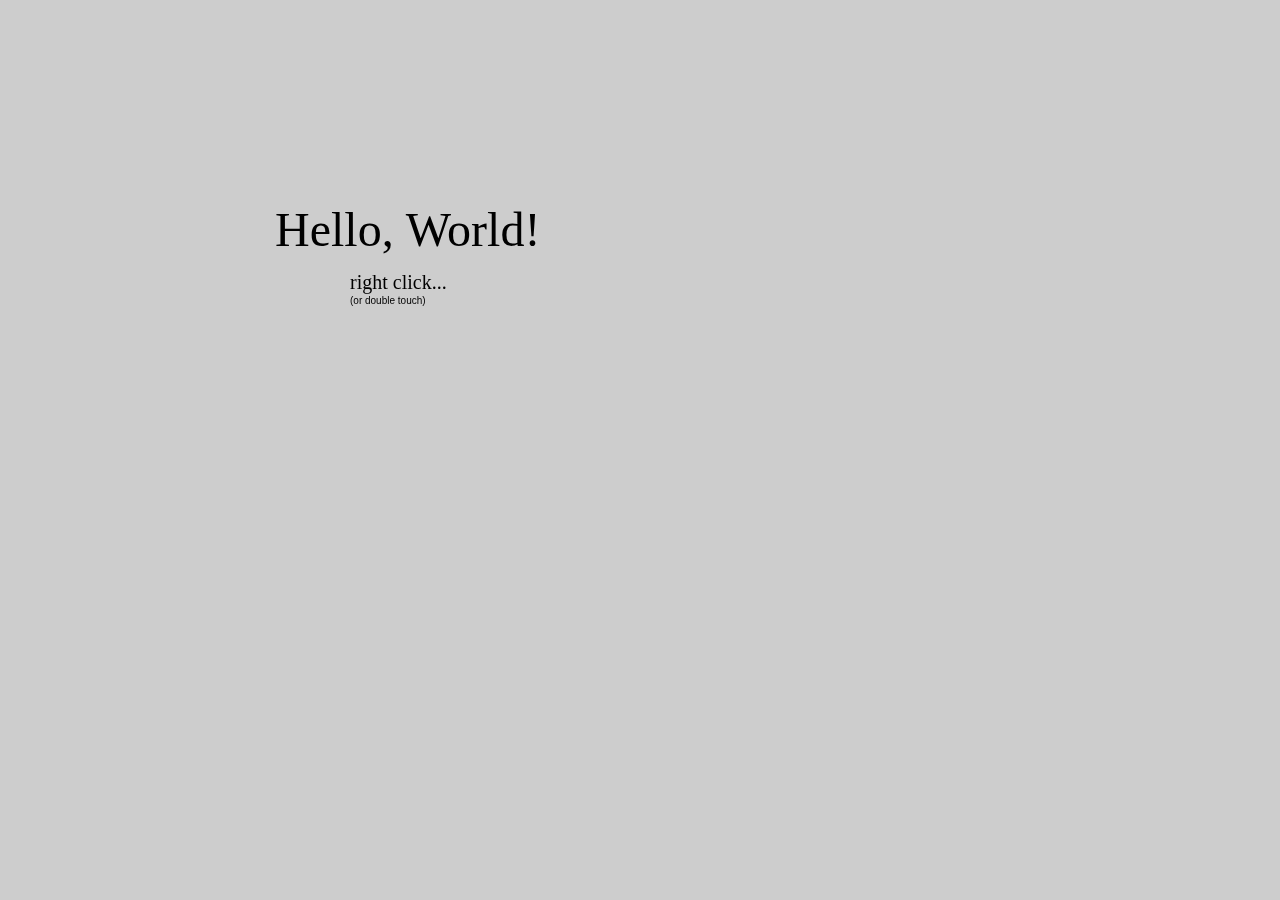
<file: assets/tinker/snap/morphic.html>
﻿<!DOCTYPE html>
<html>
	<head>
		<title>Morphic!</title>
		<script type="text/javascript" src="morphic.js"></script>
		<script type="text/javascript">			

			var	worldCanvas, world, hi, hint1, hint2;

			window.onload = function () {
				worldCanvas = document.getElementById('world');
				world = new WorldMorph(worldCanvas);
				world.isDevMode = true;
				setInterval(loop, 50);

				hi = new StringMorph(
					'Hello, World!', 48, 'serif');
				hi.isDraggable = true;
				hi.isEditable = true;
				hi.setPosition(new Point(275, 200));
				world.add(hi);

				hint1 = new StringMorph(
					'right click...', 20, 'serif');
				hint1.isDraggable = true;
				hint1.isEditable = true;
				hint1.setPosition(new Point(350, 270));
				world.add(hint1);
				
				hint2 = new StringMorph(
					'(or double touch)', 10, 'sans-serif');
				hint2.isDraggable = true;
				hint2.isEditable = true;
				hint2.setPosition(hint1.bottomLeft());
				world.add(hint2);
			};

			function loop() {
				world.doOneCycle();
			}
		</script>
	</head>

	<body>
		<canvas id="world" tabindex="1" width="800" height="600" style="position: absolute;">
			<p>Your browser doesn't support canvas.</p>
		</canvas>
	</body>
</html>
</file>
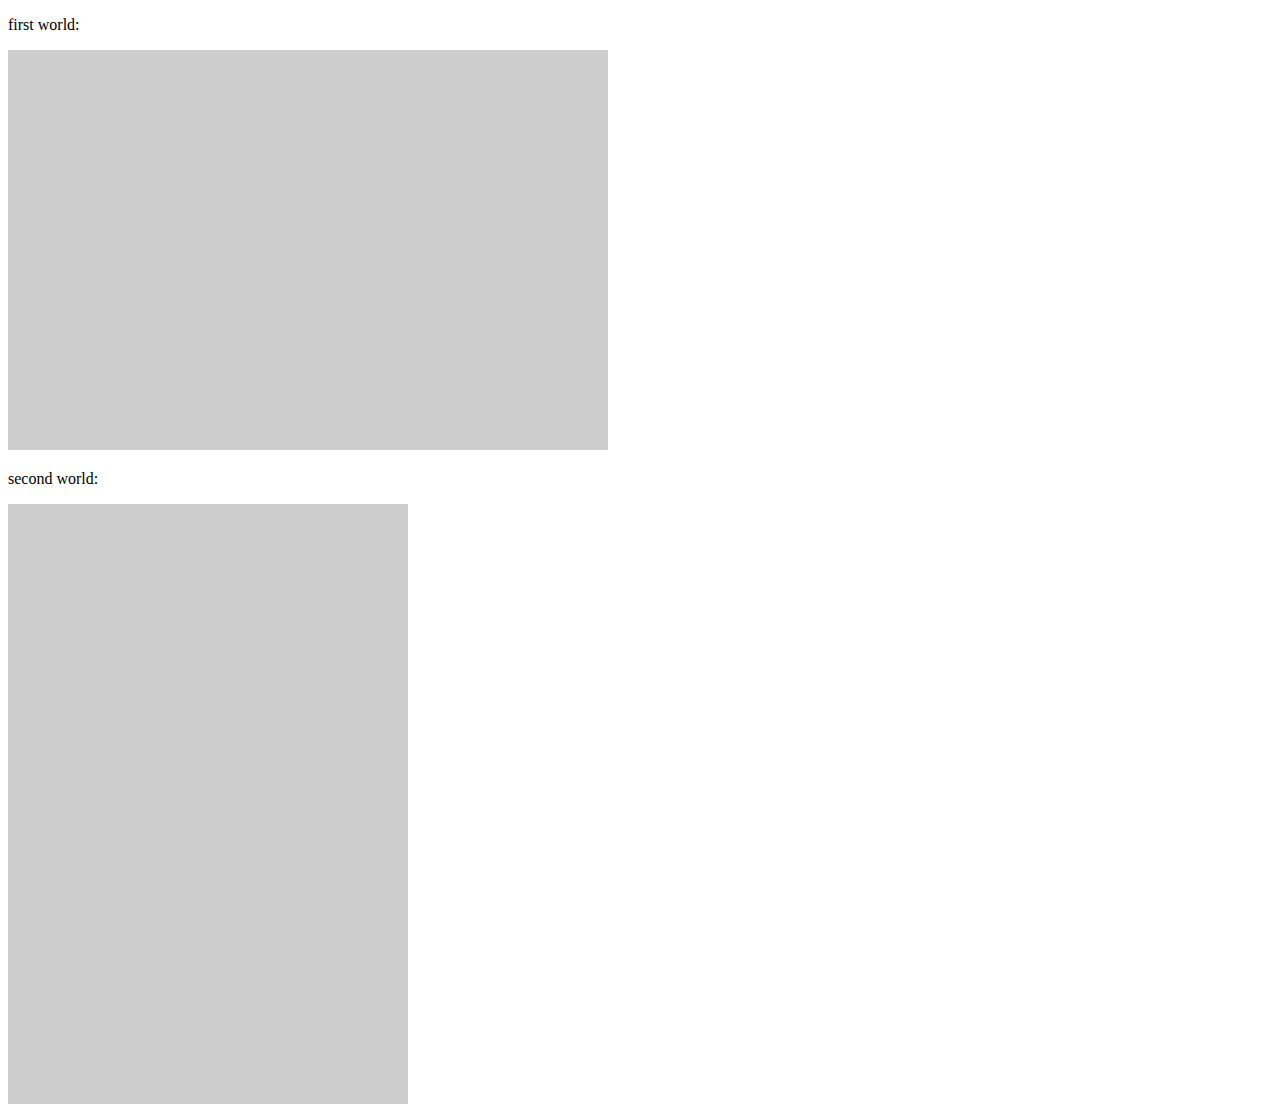
<file: assets/tinker/snap/multiple.html>
﻿<!DOCTYPE html>
<html>
	<head>
		<title>Morphic!</title>
		<script type="text/javascript" src="morphic.js"></script>
		<script type="text/javascript">			
			var	world1, world2; 

			window.onload = function () {
				world1 = new WorldMorph(
					document.getElementById('world1'), false);
				world2 = new WorldMorph(
					document.getElementById('world2'), false);
				setInterval(loop, 50);
			};

			function loop() {
				world1.doOneCycle();
				world2.doOneCycle();
			}
		</script>
	</head>
	<body>
		<p>first world:</p>
		<canvas id="world1" tabindex="1" width="600" height="400">
			<p>Your browser doesn't support canvas.</p>
		</canvas>
		<p>second world:</p>
		<canvas id="world2" tabindex="2" width="400" height="600">
			<p>Your browser doesn't support canvas.</p>
		</canvas>
	</body>
</html>
</file>
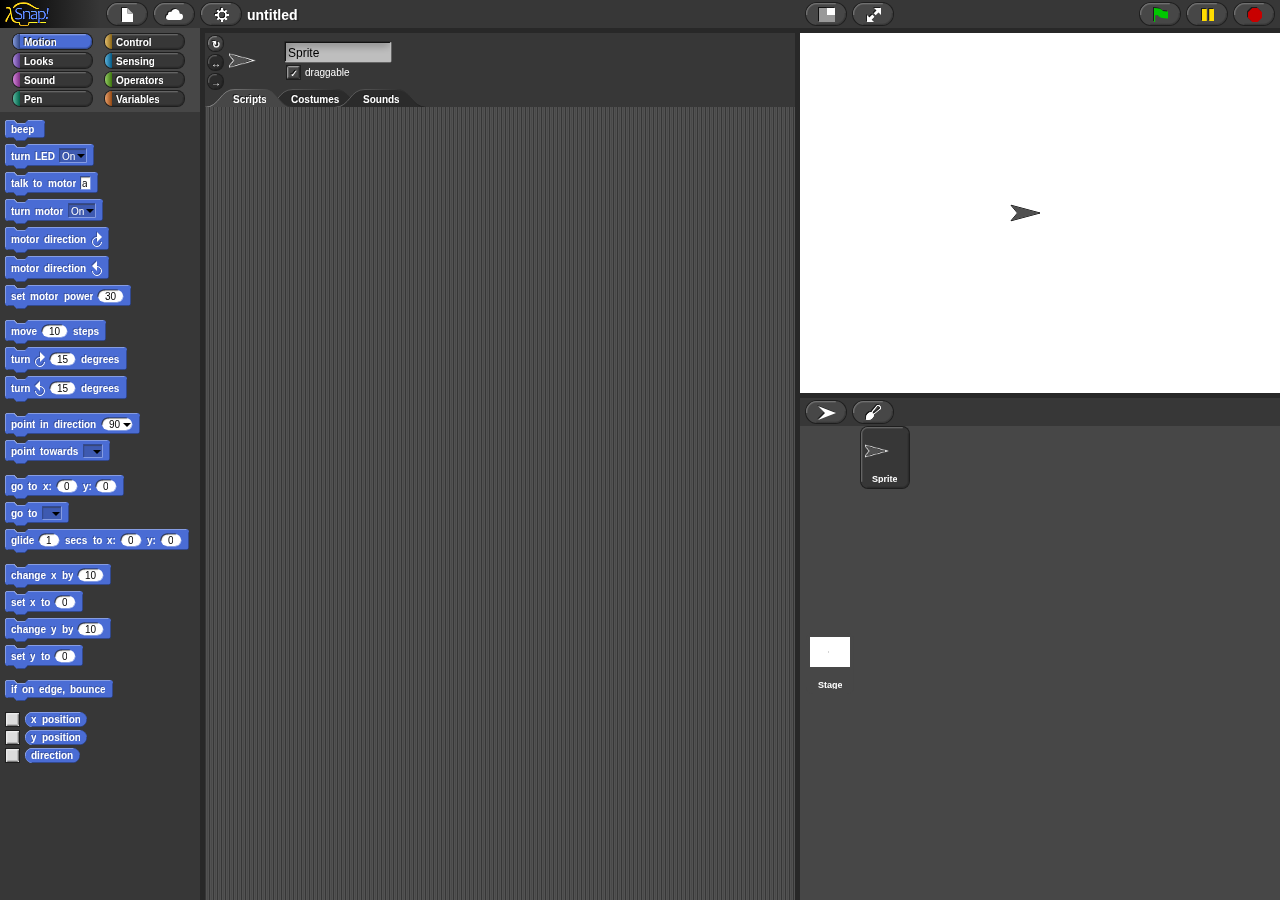
<file: assets/tinker/snap/snap.html>
<!DOCTYPE html>
<html>
	<head>
		<meta http-equiv="Content-Type" content="text/html; charset=UTF-8">
		<title>Snap! Build Your Own Blocks. Beta</title>
        <link rel="shortcut icon" href="http://snap.berkeley.edu/fav3.gif" type="image/gif">
    <script type="text/javascript" src="mootools-core-1.3.2.js"></script>
    <script type="text/javascript" src="mootools-more-1.3.2.1.js"></script>
		<script type="text/javascript" src="morphic.js"></script>
		<script type="text/javascript" src="widgets.js"></script>
		<script type="text/javascript" src="blocks.js"></script>
		<script type="text/javascript" src="threads.js"></script>
		<script type="text/javascript" src="objects.js"></script>
		<script type="text/javascript" src="gui.js"></script>
		<script type="text/javascript" src="paint.js"></script>
		<script type="text/javascript" src="lists.js"></script>
		<script type="text/javascript" src="byob.js"></script>
		<script type="text/javascript" src="xml.js"></script>
		<script type="text/javascript" src="store.js"></script>
		<script type="text/javascript" src="locale.js"></script>
		<script type="text/javascript" src="cloud.js"></script>
		<script type="text/javascript" src="sha512.js"></script>
		<script type="text/javascript" src="ext.js"></script>
		<script type="text/javascript">
			var world;
			window.onload = function () {
				world = new WorldMorph(document.getElementById('world'));
				new IDE_Morph().openIn(world);
				setInterval(loop, 1);
			};
			function loop() {
				world.doOneCycle();
			}
		</script>
	</head>
	<body style="background-color: #282828; margin: 0;">
		<canvas id="world" tabindex="1" width="800" height="600" style="position: absolute;">
			<p>Your browser doesn't support canvas.</p>
		</canvas>
    </body>
</html>
</file>
<file: assets/css/indigo-pink.css>
.mat-elevation-z0{box-shadow:0 0 0 0 rgba(0,0,0,.2),0 0 0 0 rgba(0,0,0,.14),0 0 0 0 rgba(0,0,0,.12)}.mat-elevation-z1{box-shadow:0 2px 1px -1px rgba(0,0,0,.2),0 1px 1px 0 rgba(0,0,0,.14),0 1px 3px 0 rgba(0,0,0,.12)}.mat-elevation-z2{box-shadow:0 3px 1px -2px rgba(0,0,0,.2),0 2px 2px 0 rgba(0,0,0,.14),0 1px 5px 0 rgba(0,0,0,.12)}.mat-elevation-z3{box-shadow:0 3px 3px -2px rgba(0,0,0,.2),0 3px 4px 0 rgba(0,0,0,.14),0 1px 8px 0 rgba(0,0,0,.12)}.mat-elevation-z4{box-shadow:0 2px 4px -1px rgba(0,0,0,.2),0 4px 5px 0 rgba(0,0,0,.14),0 1px 10px 0 rgba(0,0,0,.12)}.mat-elevation-z5{box-shadow:0 3px 5px -1px rgba(0,0,0,.2),0 5px 8px 0 rgba(0,0,0,.14),0 1px 14px 0 rgba(0,0,0,.12)}.mat-elevation-z6{box-shadow:0 3px 5px -1px rgba(0,0,0,.2),0 6px 10px 0 rgba(0,0,0,.14),0 1px 18px 0 rgba(0,0,0,.12)}.mat-elevation-z7{box-shadow:0 4px 5px -2px rgba(0,0,0,.2),0 7px 10px 1px rgba(0,0,0,.14),0 2px 16px 1px rgba(0,0,0,.12)}.mat-elevation-z8{box-shadow:0 5px 5px -3px rgba(0,0,0,.2),0 8px 10px 1px rgba(0,0,0,.14),0 3px 14px 2px rgba(0,0,0,.12)}.mat-elevation-z9{box-shadow:0 5px 6px -3px rgba(0,0,0,.2),0 9px 12px 1px rgba(0,0,0,.14),0 3px 16px 2px rgba(0,0,0,.12)}.mat-elevation-z10{box-shadow:0 6px 6px -3px rgba(0,0,0,.2),0 10px 14px 1px rgba(0,0,0,.14),0 4px 18px 3px rgba(0,0,0,.12)}.mat-elevation-z11{box-shadow:0 6px 7px -4px rgba(0,0,0,.2),0 11px 15px 1px rgba(0,0,0,.14),0 4px 20px 3px rgba(0,0,0,.12)}.mat-elevation-z12{box-shadow:0 7px 8px -4px rgba(0,0,0,.2),0 12px 17px 2px rgba(0,0,0,.14),0 5px 22px 4px rgba(0,0,0,.12)}.mat-elevation-z13{box-shadow:0 7px 8px -4px rgba(0,0,0,.2),0 13px 19px 2px rgba(0,0,0,.14),0 5px 24px 4px rgba(0,0,0,.12)}.mat-elevation-z14{box-shadow:0 7px 9px -4px rgba(0,0,0,.2),0 14px 21px 2px rgba(0,0,0,.14),0 5px 26px 4px rgba(0,0,0,.12)}.mat-elevation-z15{box-shadow:0 8px 9px -5px rgba(0,0,0,.2),0 15px 22px 2px rgba(0,0,0,.14),0 6px 28px 5px rgba(0,0,0,.12)}.mat-elevation-z16{box-shadow:0 8px 10px -5px rgba(0,0,0,.2),0 16px 24px 2px rgba(0,0,0,.14),0 6px 30px 5px rgba(0,0,0,.12)}.mat-elevation-z17{box-shadow:0 8px 11px -5px rgba(0,0,0,.2),0 17px 26px 2px rgba(0,0,0,.14),0 6px 32px 5px rgba(0,0,0,.12)}.mat-elevation-z18{box-shadow:0 9px 11px -5px rgba(0,0,0,.2),0 18px 28px 2px rgba(0,0,0,.14),0 7px 34px 6px rgba(0,0,0,.12)}.mat-elevation-z19{box-shadow:0 9px 12px -6px rgba(0,0,0,.2),0 19px 29px 2px rgba(0,0,0,.14),0 7px 36px 6px rgba(0,0,0,.12)}.mat-elevation-z20{box-shadow:0 10px 13px -6px rgba(0,0,0,.2),0 20px 31px 3px rgba(0,0,0,.14),0 8px 38px 7px rgba(0,0,0,.12)}.mat-elevation-z21{box-shadow:0 10px 13px -6px rgba(0,0,0,.2),0 21px 33px 3px rgba(0,0,0,.14),0 8px 40px 7px rgba(0,0,0,.12)}.mat-elevation-z22{box-shadow:0 10px 14px -6px rgba(0,0,0,.2),0 22px 35px 3px rgba(0,0,0,.14),0 8px 42px 7px rgba(0,0,0,.12)}.mat-elevation-z23{box-shadow:0 11px 14px -7px rgba(0,0,0,.2),0 23px 36px 3px rgba(0,0,0,.14),0 9px 44px 8px rgba(0,0,0,.12)}.mat-elevation-z24{box-shadow:0 11px 15px -7px rgba(0,0,0,.2),0 24px 38px 3px rgba(0,0,0,.14),0 9px 46px 8px rgba(0,0,0,.12)}.mat-h1,.mat-headline,.mat-typography h1{font:400 24px/32px Roboto,"Helvetica Neue",sans-serif;margin:0 0 16px}.mat-h2,.mat-title,.mat-typography h2{font:500 20px/32px Roboto,"Helvetica Neue",sans-serif;margin:0 0 16px}.mat-h3,.mat-subheading-2,.mat-typography h3{font:400 16px/28px Roboto,"Helvetica Neue",sans-serif;margin:0 0 16px}.mat-h4,.mat-subheading-1,.mat-typography h4{font:400 15px/24px Roboto,"Helvetica Neue",sans-serif;margin:0 0 16px}.mat-h5,.mat-typography h5{font-size:11.62px;font-weight:400;font-family:Roboto,"Helvetica Neue",sans-serif;line-height:20px;margin:0 0 12px}.mat-h6,.mat-typography h6{font-size:9.38px;font-weight:400;font-family:Roboto,"Helvetica Neue",sans-serif;line-height:20px;margin:0 0 12px}.mat-body-2,.mat-body-strong{font:500 14px/24px Roboto,"Helvetica Neue",sans-serif}.mat-body,.mat-body-1,.mat-typography{font:400 14px/20px Roboto,"Helvetica Neue",sans-serif}.mat-body p,.mat-body-1 p,.mat-typography p{margin:0 0 12px}.mat-caption,.mat-small{font:400 12px/20px Roboto,"Helvetica Neue",sans-serif}.mat-display-4,.mat-typography .mat-display-4{font:300 112px/112px Roboto,"Helvetica Neue",sans-serif;margin:0 0 56px;letter-spacing:-.05em}.mat-display-3,.mat-typography .mat-display-3{font:400 56px/56px Roboto,"Helvetica Neue",sans-serif;margin:0 0 64px;letter-spacing:-.02em}.mat-display-2,.mat-typography .mat-display-2{font:400 45px/48px Roboto,"Helvetica Neue",sans-serif;margin:0 0 64px;letter-spacing:-.005em}.mat-display-1,.mat-typography .mat-display-1{font:400 34px/40px Roboto,"Helvetica Neue",sans-serif;margin:0 0 64px}.mat-button,.mat-icon-button,.mat-raised-button{font-family:Roboto,"Helvetica Neue",sans-serif;font-size:14px;font-weight:500}.mat-button-toggle{font-family:Roboto,"Helvetica Neue",sans-serif}.mat-card{font-family:Roboto,"Helvetica Neue",sans-serif}.mat-card-title{font-size:24px;font-weight:400}.mat-card-content,.mat-card-header .mat-card-title,.mat-card-subtitle{font-size:14px}.mat-checkbox{font-family:Roboto,"Helvetica Neue",sans-serif}.mat-checkbox-layout .mat-checkbox-label{line-height:24px}.mat-chip:not(.mat-basic-chip){font-size:13px;line-height:16px}.mat-header-cell{font-size:12px;font-weight:500}.mat-cell{font-size:14px}.mat-calendar{font-family:Roboto,"Helvetica Neue",sans-serif}.mat-calendar-body{font-size:13px}.mat-calendar-body-label,.mat-calendar-period-button{font-size:14px;font-weight:500}.mat-calendar-table-header th{font-size:11px;font-weight:400}.mat-dialog-title{font:500 20px/32px Roboto,"Helvetica Neue",sans-serif}.mat-grid-tile-footer,.mat-grid-tile-header{font-size:14px}.mat-grid-tile-footer .mat-line,.mat-grid-tile-header .mat-line{white-space:nowrap;overflow:hidden;text-overflow:ellipsis;display:block;box-sizing:border-box}.mat-grid-tile-footer .mat-line:nth-child(n+2),.mat-grid-tile-header .mat-line:nth-child(n+2){font-size:12px}.mat-input-container{font:400 inherit/1.125 Roboto,"Helvetica Neue",sans-serif}.mat-input-wrapper{padding-bottom:1.29688em}.mat-input-prefix .mat-datepicker-toggle,.mat-input-prefix .mat-icon,.mat-input-suffix .mat-datepicker-toggle,.mat-input-suffix .mat-icon{font-size:150%}.mat-input-prefix .mat-icon-button,.mat-input-suffix .mat-icon-button{height:1.5em;width:1.5em}.mat-input-prefix .mat-icon-button .mat-icon,.mat-input-suffix .mat-icon-button .mat-icon{line-height:1.5}.mat-input-infix{padding:.4375em 0;border-top:.84375em solid transparent}.mat-input-element:-webkit-autofill+.mat-input-placeholder-wrapper .mat-float{transform:translateY(-1.28125em) scale(.75) perspective(100px) translateZ(.001px);-ms-transform:translateY(-1.28125em) scale(.75);width:133.33333%}.mat-input-placeholder-wrapper{top:-.84375em;padding-top:.84375em}.mat-input-placeholder{top:1.28125em}.mat-focused .mat-input-placeholder.mat-float,.mat-input-placeholder.mat-float:not(.mat-empty){transform:translateY(-1.28125em) scale(.75) perspective(100px) translateZ(.001px);-ms-transform:translateY(-1.28125em) scale(.75);width:133.33333%}.mat-input-underline{bottom:1.29688em}.mat-input-subscript-wrapper{font-size:75%;margin-top:.60417em;top:calc(100% - 1.72917em)}.mat-menu-item{font-family:Roboto,"Helvetica Neue",sans-serif;font-size:16px}.mat-paginator{font-family:Roboto,"Helvetica Neue",sans-serif;font-size:12px}.mat-paginator-page-size .mat-select-trigger{font-family:Roboto,"Helvetica Neue",sans-serif;font-size:12px}.mat-radio-button{font-family:Roboto,"Helvetica Neue",sans-serif}.mat-select{font-family:Roboto,"Helvetica Neue",sans-serif}.mat-select-trigger{font-size:16px}.mat-slide-toggle-content{font:400 14px/20px Roboto,"Helvetica Neue",sans-serif}.mat-slider-thumb-label-text{font-size:12px;font-weight:500}.mat-tab-group{font-family:Roboto,"Helvetica Neue",sans-serif}.mat-tab-label,.mat-tab-link{font-family:Roboto,"Helvetica Neue",sans-serif;font-size:14px;font-weight:500}.mat-toolbar,.mat-toolbar h1,.mat-toolbar h2,.mat-toolbar h3,.mat-toolbar h4,.mat-toolbar h5,.mat-toolbar h6{font:500 20px/32px Roboto,"Helvetica Neue",sans-serif;margin:0}.mat-tooltip{font-family:Roboto,"Helvetica Neue",sans-serif;font-size:10px;padding-top:6px;padding-bottom:6px}.mat-list-item{font-family:Roboto,"Helvetica Neue",sans-serif}.mat-list .mat-list-item,.mat-nav-list .mat-list-item{font-size:16px}.mat-list .mat-list-item .mat-line,.mat-nav-list .mat-list-item .mat-line{white-space:nowrap;overflow:hidden;text-overflow:ellipsis;display:block;box-sizing:border-box}.mat-list .mat-list-item .mat-line:nth-child(n+2),.mat-nav-list .mat-list-item .mat-line:nth-child(n+2){font-size:14px}.mat-list .mat-subheader,.mat-nav-list .mat-subheader{font:500 14px/24px Roboto,"Helvetica Neue",sans-serif}.mat-list[dense] .mat-list-item,.mat-nav-list[dense] .mat-list-item{font-size:12px}.mat-list[dense] .mat-list-item .mat-line,.mat-nav-list[dense] .mat-list-item .mat-line{white-space:nowrap;overflow:hidden;text-overflow:ellipsis;display:block;box-sizing:border-box}.mat-list[dense] .mat-list-item .mat-line:nth-child(n+2),.mat-nav-list[dense] .mat-list-item .mat-line:nth-child(n+2){font-size:12px}.mat-list[dense] .mat-subheader,.mat-nav-list[dense] .mat-subheader{font:500 12px Roboto,"Helvetica Neue",sans-serif}.mat-option{font-family:Roboto,"Helvetica Neue",sans-serif;font-size:16px}.mat-optgroup-label{font:500 14px/24px Roboto,"Helvetica Neue",sans-serif}.mat-simple-snackbar{font-family:Roboto,"Helvetica Neue",sans-serif;font-size:14px}.mat-simple-snackbar-action{line-height:1;font-family:inherit;font-size:inherit;font-weight:500}.mat-ripple{overflow:hidden}.mat-ripple.mat-ripple-unbounded{overflow:visible}.mat-ripple-element{position:absolute;border-radius:50%;pointer-events:none;transition:opacity,transform 0s cubic-bezier(0,0,.2,1);transform:scale(0)}.mat-option{white-space:nowrap;overflow:hidden;text-overflow:ellipsis;display:block;line-height:48px;height:48px;padding:0 16px;text-align:left;text-decoration:none;position:relative;cursor:pointer;outline:0}.mat-option[disabled]{cursor:default}[dir=rtl] .mat-option{text-align:right}.mat-option .mat-icon{margin-right:16px}[dir=rtl] .mat-option .mat-icon{margin-left:16px;margin-right:0}.mat-option[aria-disabled=true]{-webkit-user-select:none;-moz-user-select:none;-ms-user-select:none;user-select:none;cursor:default}.mat-optgroup .mat-option:not(.mat-option-multiple){padding-left:32px}[dir=rtl] .mat-optgroup .mat-option:not(.mat-option-multiple){padding-left:16px;padding-right:32px}.mat-option-ripple{position:absolute;top:0;left:0;bottom:0;right:0;pointer-events:none}@media screen and (-ms-high-contrast:active){.mat-option-ripple{opacity:.5}}.mat-option-pseudo-checkbox{margin-right:8px}[dir=rtl] .mat-option-pseudo-checkbox{margin-left:8px;margin-right:0}.mat-optgroup-label{white-space:nowrap;overflow:hidden;text-overflow:ellipsis;display:block;line-height:48px;height:48px;padding:0 16px;text-align:left;text-decoration:none;-webkit-user-select:none;-moz-user-select:none;-ms-user-select:none;user-select:none;cursor:default}.mat-optgroup-label[disabled]{cursor:default}[dir=rtl] .mat-optgroup-label{text-align:right}.mat-optgroup-label .mat-icon{margin-right:16px}[dir=rtl] .mat-optgroup-label .mat-icon{margin-left:16px;margin-right:0}.cdk-visually-hidden{border:0;clip:rect(0 0 0 0);height:1px;margin:-1px;overflow:hidden;padding:0;position:absolute;text-transform:none;width:1px}.cdk-global-overlay-wrapper,.cdk-overlay-container{pointer-events:none;top:0;left:0;height:100%;width:100%}.cdk-overlay-container{position:fixed;z-index:1000}.cdk-global-overlay-wrapper{display:flex;position:absolute;z-index:1000}.cdk-overlay-pane{position:absolute;pointer-events:auto;box-sizing:border-box;z-index:1000}.cdk-overlay-backdrop{position:absolute;top:0;bottom:0;left:0;right:0;z-index:1000;pointer-events:auto;-webkit-tap-highlight-color:transparent;transition:opacity .4s cubic-bezier(.25,.8,.25,1);opacity:0}.cdk-overlay-backdrop.cdk-overlay-backdrop-showing{opacity:.48}.cdk-overlay-dark-backdrop{background:rgba(0,0,0,.6)}.cdk-overlay-transparent-backdrop{background:0 0}.cdk-global-scrollblock{position:fixed;width:100%;overflow-y:scroll}.mat-ripple-element{background-color:rgba(0,0,0,.1)}.mat-option{color:rgba(0,0,0,.87)}.mat-option:focus:not(.mat-option-disabled),.mat-option:hover:not(.mat-option-disabled){background:rgba(0,0,0,.04)}.mat-option.mat-selected.mat-primary,.mat-primary .mat-option.mat-selected{color:#3f51b5}.mat-accent .mat-option.mat-selected,.mat-option.mat-selected.mat-accent{color:#ff4081}.mat-option.mat-selected.mat-warn,.mat-warn .mat-option.mat-selected{color:#f44336}.mat-option.mat-selected:not(.mat-option-multiple){background:rgba(0,0,0,.04)}.mat-option.mat-active{background:rgba(0,0,0,.04);color:rgba(0,0,0,.87)}.mat-option.mat-option-disabled{color:rgba(0,0,0,.38)}.mat-optgroup-label{color:rgba(0,0,0,.54)}.mat-optgroup-disabled .mat-optgroup-label{color:rgba(0,0,0,.38)}.mat-pseudo-checkbox{color:rgba(0,0,0,.54)}.mat-pseudo-checkbox::after{color:#fafafa}.mat-primary .mat-pseudo-checkbox-checked,.mat-primary .mat-pseudo-checkbox-indeterminate,.mat-pseudo-checkbox-checked.mat-primary,.mat-pseudo-checkbox-indeterminate.mat-primary{background:#3f51b5}.mat-accent .mat-pseudo-checkbox-checked,.mat-accent .mat-pseudo-checkbox-indeterminate,.mat-pseudo-checkbox-checked.mat-accent,.mat-pseudo-checkbox-indeterminate.mat-accent{background:#ff4081}.mat-pseudo-checkbox-checked.mat-warn,.mat-pseudo-checkbox-indeterminate.mat-warn,.mat-warn .mat-pseudo-checkbox-checked,.mat-warn .mat-pseudo-checkbox-indeterminate{background:#f44336}.mat-pseudo-checkbox-checked.mat-pseudo-checkbox-disabled,.mat-pseudo-checkbox-indeterminate.mat-pseudo-checkbox-disabled{background:#b0b0b0}.mat-app-background{background-color:#fafafa}.mat-theme-loaded-marker{display:none}.mat-autocomplete-panel{background:#fff;color:rgba(0,0,0,.87)}.mat-autocomplete-panel .mat-option.mat-selected:not(.mat-active):not(:hover){background:#fff;color:rgba(0,0,0,.87)}.mat-button,.mat-icon-button{background:0 0}.mat-button.mat-primary .mat-button-focus-overlay,.mat-icon-button.mat-primary .mat-button-focus-overlay{background-color:rgba(63,81,181,.12)}.mat-button.mat-accent .mat-button-focus-overlay,.mat-icon-button.mat-accent .mat-button-focus-overlay{background-color:rgba(255,64,129,.12)}.mat-button.mat-warn .mat-button-focus-overlay,.mat-icon-button.mat-warn .mat-button-focus-overlay{background-color:rgba(244,67,54,.12)}.mat-button[disabled] .mat-button-focus-overlay,.mat-icon-button[disabled] .mat-button-focus-overlay{background-color:transparent}.mat-button.mat-primary,.mat-icon-button.mat-primary{color:#3f51b5}.mat-button.mat-accent,.mat-icon-button.mat-accent{color:#ff4081}.mat-button.mat-warn,.mat-icon-button.mat-warn{color:#f44336}.mat-button.mat-accent[disabled],.mat-button.mat-primary[disabled],.mat-button.mat-warn[disabled],.mat-button[disabled][disabled],.mat-icon-button.mat-accent[disabled],.mat-icon-button.mat-primary[disabled],.mat-icon-button.mat-warn[disabled],.mat-icon-button[disabled][disabled]{color:rgba(0,0,0,.38)}.mat-fab,.mat-mini-fab,.mat-raised-button{color:rgba(0,0,0,.87);background-color:#fff}.mat-fab.mat-primary,.mat-mini-fab.mat-primary,.mat-raised-button.mat-primary{color:rgba(255,255,255,.87)}.mat-fab.mat-accent,.mat-mini-fab.mat-accent,.mat-raised-button.mat-accent{color:#fff}.mat-fab.mat-warn,.mat-mini-fab.mat-warn,.mat-raised-button.mat-warn{color:#fff}.mat-fab.mat-accent[disabled],.mat-fab.mat-primary[disabled],.mat-fab.mat-warn[disabled],.mat-fab[disabled][disabled],.mat-mini-fab.mat-accent[disabled],.mat-mini-fab.mat-primary[disabled],.mat-mini-fab.mat-warn[disabled],.mat-mini-fab[disabled][disabled],.mat-raised-button.mat-accent[disabled],.mat-raised-button.mat-primary[disabled],.mat-raised-button.mat-warn[disabled],.mat-raised-button[disabled][disabled]{color:rgba(0,0,0,.38)}.mat-fab.mat-primary,.mat-mini-fab.mat-primary,.mat-raised-button.mat-primary{background-color:#3f51b5}.mat-fab.mat-accent,.mat-mini-fab.mat-accent,.mat-raised-button.mat-accent{background-color:#ff4081}.mat-fab.mat-warn,.mat-mini-fab.mat-warn,.mat-raised-button.mat-warn{background-color:#f44336}.mat-fab.mat-accent[disabled],.mat-fab.mat-primary[disabled],.mat-fab.mat-warn[disabled],.mat-fab[disabled][disabled],.mat-mini-fab.mat-accent[disabled],.mat-mini-fab.mat-primary[disabled],.mat-mini-fab.mat-warn[disabled],.mat-mini-fab[disabled][disabled],.mat-raised-button.mat-accent[disabled],.mat-raised-button.mat-primary[disabled],.mat-raised-button.mat-warn[disabled],.mat-raised-button[disabled][disabled]{background-color:rgba(0,0,0,.12)}.mat-fab.mat-primary .mat-ripple-element,.mat-mini-fab.mat-primary .mat-ripple-element,.mat-raised-button.mat-primary .mat-ripple-element{background-color:rgba(255,255,255,.2)}.mat-fab.mat-accent .mat-ripple-element,.mat-mini-fab.mat-accent .mat-ripple-element,.mat-raised-button.mat-accent .mat-ripple-element{background-color:rgba(255,255,255,.2)}.mat-fab.mat-warn .mat-ripple-element,.mat-mini-fab.mat-warn .mat-ripple-element,.mat-raised-button.mat-warn .mat-ripple-element{background-color:rgba(255,255,255,.2)}.mat-button.mat-primary .mat-ripple-element{background-color:rgba(63,81,181,.1)}.mat-button.mat-accent .mat-ripple-element{background-color:rgba(255,64,129,.1)}.mat-button.mat-warn .mat-ripple-element{background-color:rgba(244,67,54,.1)}.mat-icon-button.mat-primary .mat-ripple-element{background-color:rgba(63,81,181,.2)}.mat-icon-button.mat-accent .mat-ripple-element{background-color:rgba(255,64,129,.2)}.mat-icon-button.mat-warn .mat-ripple-element{background-color:rgba(244,67,54,.2)}.mat-button-toggle{color:rgba(0,0,0,.38)}.mat-button-toggle.cdk-focused .mat-button-toggle-focus-overlay{background-color:rgba(0,0,0,.06)}.mat-button-toggle-checked{background-color:#e0e0e0;color:#000}.mat-button-toggle-disabled{background-color:#eee;color:rgba(0,0,0,.38)}.mat-button-toggle-disabled.mat-button-toggle-checked{background-color:#bdbdbd}.mat-card{background:#fff;color:rgba(0,0,0,.87)}.mat-card-subtitle{color:rgba(0,0,0,.54)}.mat-checkbox-frame{border-color:rgba(0,0,0,.54)}.mat-checkbox-checkmark{fill:#fafafa}.mat-checkbox-checkmark-path{stroke:#fafafa!important}.mat-checkbox-mixedmark{background-color:#fafafa}.mat-checkbox-checked.mat-primary .mat-checkbox-background,.mat-checkbox-indeterminate.mat-primary .mat-checkbox-background{background-color:#3f51b5}.mat-checkbox-checked.mat-accent .mat-checkbox-background,.mat-checkbox-indeterminate.mat-accent .mat-checkbox-background{background-color:#ff4081}.mat-checkbox-checked.mat-warn .mat-checkbox-background,.mat-checkbox-indeterminate.mat-warn .mat-checkbox-background{background-color:#f44336}.mat-checkbox-disabled.mat-checkbox-checked .mat-checkbox-background,.mat-checkbox-disabled.mat-checkbox-indeterminate .mat-checkbox-background{background-color:#b0b0b0}.mat-checkbox-disabled:not(.mat-checkbox-checked) .mat-checkbox-frame{border-color:#b0b0b0}.mat-checkbox-disabled .mat-checkbox-label{color:#b0b0b0}.mat-checkbox:not(.mat-checkbox-disabled).mat-primary .mat-checkbox-ripple .mat-ripple-element{background-color:rgba(63,81,181,.26)}.mat-checkbox:not(.mat-checkbox-disabled).mat-accent .mat-checkbox-ripple .mat-ripple-element{background-color:rgba(255,64,129,.26)}.mat-checkbox:not(.mat-checkbox-disabled).mat-warn .mat-checkbox-ripple .mat-ripple-element{background-color:rgba(244,67,54,.26)}.mat-chip:not(.mat-basic-chip){background-color:#e0e0e0;color:rgba(0,0,0,.87)}.mat-chip.mat-chip-selected:not(.mat-basic-chip){background-color:grey;color:rgba(255,255,255,.87)}.mat-chip.mat-chip-selected:not(.mat-basic-chip).mat-primary{background-color:#3f51b5;color:rgba(255,255,255,.87)}.mat-chip.mat-chip-selected:not(.mat-basic-chip).mat-accent{background-color:#ff4081;color:#fff}.mat-chip.mat-chip-selected:not(.mat-basic-chip).mat-warn{background-color:#f44336;color:#fff}.mat-table{background:#fff}.mat-header-row,.mat-row{border-bottom-color:rgba(0,0,0,.12)}.mat-header-cell{color:rgba(0,0,0,.54)}.mat-cell{color:rgba(0,0,0,.87)}.mat-datepicker-content{background-color:#fff;color:rgba(0,0,0,.87)}.mat-calendar-arrow{border-top-color:rgba(0,0,0,.54)}.mat-calendar-next-button,.mat-calendar-previous-button{color:rgba(0,0,0,.54)}.mat-calendar-table-header{color:rgba(0,0,0,.38)}.mat-calendar-table-header-divider::after{background:rgba(0,0,0,.12)}.mat-calendar-body-label{color:rgba(0,0,0,.54)}.mat-calendar-body-cell-content{color:rgba(0,0,0,.87);border-color:transparent}.mat-calendar-body-disabled>.mat-calendar-body-cell-content:not(.mat-calendar-body-selected){color:rgba(0,0,0,.38)}.cdk-keyboard-focused .mat-calendar-body-active>.mat-calendar-body-cell-content:not(.mat-calendar-body-selected),:not(.mat-calendar-body-disabled):hover>.mat-calendar-body-cell-content:not(.mat-calendar-body-selected){background-color:rgba(0,0,0,.04)}.mat-calendar-body-selected{background-color:#3f51b5;color:rgba(255,255,255,.87)}.mat-calendar-body-disabled>.mat-calendar-body-selected{background-color:rgba(63,81,181,.4)}.mat-calendar-body-today:not(.mat-calendar-body-selected){border-color:rgba(0,0,0,.38)}.mat-calendar-body-today.mat-calendar-body-selected{box-shadow:inset 0 0 0 1px rgba(255,255,255,.87)}.mat-calendar-body-disabled>.mat-calendar-body-today:not(.mat-calendar-body-selected){border-color:rgba(0,0,0,.18)}.mat-dialog-container{background:#fff;color:rgba(0,0,0,.87)}.mat-expansion-panel{background:#fff;color:#000}.mat-action-row{border-top-color:rgba(0,0,0,.12)}.mat-expansion-panel-header:focus,.mat-expansion-panel-header:hover{background:rgba(0,0,0,.04)}.mat-expansion-panel-header-title{color:rgba(0,0,0,.87)}.mat-expansion-panel-header-description{color:rgba(0,0,0,.54)}.mat-expansion-indicator::after{color:rgba(0,0,0,.54)}.mat-icon.mat-primary{color:#3f51b5}.mat-icon.mat-accent{color:#ff4081}.mat-icon.mat-warn{color:#f44336}.mat-input-placeholder{color:rgba(0,0,0,.38)}.mat-focused .mat-input-placeholder{color:#3f51b5}.mat-focused .mat-input-placeholder.mat-accent{color:#ff4081}.mat-focused .mat-input-placeholder.mat-warn{color:#f44336}.mat-input-element:disabled{color:rgba(0,0,0,.38)}.mat-focused .mat-input-placeholder.mat-float .mat-placeholder-required,input.mat-input-element:-webkit-autofill+.mat-input-placeholder .mat-placeholder-required{color:#ff4081}.mat-input-underline{background-color:rgba(0,0,0,.12)}.mat-input-ripple{background-color:#3f51b5}.mat-input-ripple.mat-accent{background-color:#ff4081}.mat-input-ripple.mat-warn{background-color:#f44336}.mat-input-invalid .mat-input-placeholder{color:#f44336}.mat-input-invalid .mat-input-placeholder.mat-accent,.mat-input-invalid .mat-input-placeholder.mat-float .mat-placeholder-required{color:#f44336}.mat-input-invalid .mat-input-ripple{background-color:#f44336}.mat-input-error{color:#f44336}.mat-list .mat-list-item,.mat-nav-list .mat-list-item{color:rgba(0,0,0,.87)}.mat-list .mat-subheader,.mat-nav-list .mat-subheader{color:rgba(0,0,0,.54)}.mat-divider{border-top-color:rgba(0,0,0,.12)}.mat-nav-list .mat-list-item{outline:0}.mat-nav-list .mat-list-item.mat-list-item-focus,.mat-nav-list .mat-list-item:hover{background:rgba(0,0,0,.04)}.mat-menu-content{background:#fff}.mat-menu-item{background:0 0;color:rgba(0,0,0,.87)}.mat-menu-item[disabled]{color:rgba(0,0,0,.38)}.mat-menu-item .mat-icon{color:rgba(0,0,0,.54);vertical-align:middle}.mat-menu-item:focus:not([disabled]),.mat-menu-item:hover:not([disabled]){background:rgba(0,0,0,.04)}.mat-paginator{background:#fff}.mat-paginator,.mat-paginator-page-size .mat-select-trigger{color:rgba(0,0,0,.54)}.mat-paginator-decrement,.mat-paginator-increment{border-top:2px solid rgba(0,0,0,.54);border-right:2px solid rgba(0,0,0,.54)}.mat-icon-button[disabled] .mat-paginator-decrement,.mat-icon-button[disabled] .mat-paginator-increment{border-color:rgba(0,0,0,.38)}.mat-progress-bar-background{background-image:url("data:image/svg+xml;charset=UTF-8,%3Csvg%20version%3D%271.1%27%20xmlns%3D%27http%3A%2F%2Fwww.w3.org%2F2000%2Fsvg%27%20xmlns%3Axlink%3D%27http%3A%2F%2Fwww.w3.org%2F1999%2Fxlink%27%20x%3D%270px%27%20y%3D%270px%27%20enable-background%3D%27new%200%200%205%202%27%20xml%3Aspace%3D%27preserve%27%20viewBox%3D%270%200%205%202%27%20preserveAspectRatio%3D%27none%20slice%27%3E%3Ccircle%20cx%3D%271%27%20cy%3D%271%27%20r%3D%271%27%20fill%3D%27%23c5cae9%27%2F%3E%3C%2Fsvg%3E")}.mat-progress-bar-buffer{background-color:#c5cae9}.mat-progress-bar-fill::after{background-color:#3f51b5}.mat-progress-bar.mat-accent .mat-progress-bar-background{background-image:url("data:image/svg+xml;charset=UTF-8,%3Csvg%20version%3D%271.1%27%20xmlns%3D%27http%3A%2F%2Fwww.w3.org%2F2000%2Fsvg%27%20xmlns%3Axlink%3D%27http%3A%2F%2Fwww.w3.org%2F1999%2Fxlink%27%20x%3D%270px%27%20y%3D%270px%27%20enable-background%3D%27new%200%200%205%202%27%20xml%3Aspace%3D%27preserve%27%20viewBox%3D%270%200%205%202%27%20preserveAspectRatio%3D%27none%20slice%27%3E%3Ccircle%20cx%3D%271%27%20cy%3D%271%27%20r%3D%271%27%20fill%3D%27%23ff80ab%27%2F%3E%3C%2Fsvg%3E")}.mat-progress-bar.mat-accent .mat-progress-bar-buffer{background-color:#ff80ab}.mat-progress-bar.mat-accent .mat-progress-bar-fill::after{background-color:#ff4081}.mat-progress-bar.mat-warn .mat-progress-bar-background{background-image:url("data:image/svg+xml;charset=UTF-8,%3Csvg%20version%3D%271.1%27%20xmlns%3D%27http%3A%2F%2Fwww.w3.org%2F2000%2Fsvg%27%20xmlns%3Axlink%3D%27http%3A%2F%2Fwww.w3.org%2F1999%2Fxlink%27%20x%3D%270px%27%20y%3D%270px%27%20enable-background%3D%27new%200%200%205%202%27%20xml%3Aspace%3D%27preserve%27%20viewBox%3D%270%200%205%202%27%20preserveAspectRatio%3D%27none%20slice%27%3E%3Ccircle%20cx%3D%271%27%20cy%3D%271%27%20r%3D%271%27%20fill%3D%27%23ffcdd2%27%2F%3E%3C%2Fsvg%3E")}.mat-progress-bar.mat-warn .mat-progress-bar-buffer{background-color:#ffcdd2}.mat-progress-bar.mat-warn .mat-progress-bar-fill::after{background-color:#f44336}.mat-progress-spinner path,.mat-spinner path{stroke:#3f51b5}.mat-progress-spinner.mat-accent path,.mat-spinner.mat-accent path{stroke:#ff4081}.mat-progress-spinner.mat-warn path,.mat-spinner.mat-warn path{stroke:#f44336}.mat-radio-outer-circle{border-color:rgba(0,0,0,.54)}.mat-radio-disabled .mat-radio-outer-circle{border-color:rgba(0,0,0,.38)}.mat-radio-disabled .mat-radio-inner-circle,.mat-radio-disabled .mat-radio-ripple .mat-ripple-element{background-color:rgba(0,0,0,.38)}.mat-radio-disabled .mat-radio-label-content{color:rgba(0,0,0,.38)}.mat-radio-button.mat-primary.mat-radio-checked .mat-radio-outer-circle{border-color:#3f51b5}.mat-radio-button.mat-primary .mat-radio-inner-circle{background-color:#3f51b5}.mat-radio-button.mat-primary .mat-radio-ripple .mat-ripple-element{background-color:rgba(63,81,181,.26)}.mat-radio-button.mat-accent.mat-radio-checked .mat-radio-outer-circle{border-color:#ff4081}.mat-radio-button.mat-accent .mat-radio-inner-circle{background-color:#ff4081}.mat-radio-button.mat-accent .mat-radio-ripple .mat-ripple-element{background-color:rgba(255,64,129,.26)}.mat-radio-button.mat-warn.mat-radio-checked .mat-radio-outer-circle{border-color:#f44336}.mat-radio-button.mat-warn .mat-radio-inner-circle{background-color:#f44336}.mat-radio-button.mat-warn .mat-radio-ripple .mat-ripple-element{background-color:rgba(244,67,54,.26)}.mat-select-arrow,.mat-select-trigger{color:rgba(0,0,0,.38)}.mat-select-underline{background-color:rgba(0,0,0,.12)}.mat-select-arrow,.mat-select-disabled .mat-select-value,.mat-select-trigger{color:rgba(0,0,0,.38)}.mat-select-content,.mat-select-panel-done-animating{background:#fff}.mat-select-value{color:rgba(0,0,0,.87)}.mat-select:focus:not(.mat-select-disabled).mat-primary .mat-select-arrow,.mat-select:focus:not(.mat-select-disabled).mat-primary .mat-select-trigger{color:#3f51b5}.mat-select:focus:not(.mat-select-disabled).mat-primary .mat-select-underline{background-color:#3f51b5}.mat-select:focus:not(.mat-select-disabled).mat-accent .mat-select-arrow,.mat-select:focus:not(.mat-select-disabled).mat-accent .mat-select-trigger{color:#ff4081}.mat-select:focus:not(.mat-select-disabled).mat-accent .mat-select-underline{background-color:#ff4081}.mat-select:focus:not(.mat-select-disabled).mat-warn .mat-select-arrow,.mat-select:focus:not(.mat-select-disabled).mat-warn .mat-select-trigger,.mat-select:not(:focus).ng-invalid.ng-touched:not(.mat-select-disabled) .mat-select-arrow,.mat-select:not(:focus).ng-invalid.ng-touched:not(.mat-select-disabled) .mat-select-trigger{color:#f44336}.mat-select:focus:not(.mat-select-disabled).mat-warn .mat-select-underline,.mat-select:not(:focus).ng-invalid.ng-touched:not(.mat-select-disabled) .mat-select-underline{background-color:#f44336}.mat-sidenav-container{background-color:#fafafa;color:rgba(0,0,0,.87)}.mat-sidenav{background-color:#fff;color:rgba(0,0,0,.87)}.mat-sidenav.mat-sidenav-push{background-color:#fff}.mat-sidenav-backdrop.mat-sidenav-shown{background-color:rgba(0,0,0,.6)}.mat-slide-toggle.mat-checked:not(.mat-disabled) .mat-slide-toggle-thumb{background-color:#e91e63}.mat-slide-toggle.mat-checked:not(.mat-disabled) .mat-slide-toggle-bar{background-color:rgba(233,30,99,.5)}.mat-slide-toggle:not(.mat-checked) .mat-ripple-element{background-color:rgba(0,0,0,.06)}.mat-slide-toggle .mat-ripple-element{background-color:rgba(233,30,99,.12)}.mat-slide-toggle.mat-primary.mat-checked:not(.mat-disabled) .mat-slide-toggle-thumb{background-color:#3f51b5}.mat-slide-toggle.mat-primary.mat-checked:not(.mat-disabled) .mat-slide-toggle-bar{background-color:rgba(63,81,181,.5)}.mat-slide-toggle.mat-primary:not(.mat-checked) .mat-ripple-element{background-color:rgba(0,0,0,.06)}.mat-slide-toggle.mat-primary .mat-ripple-element{background-color:rgba(63,81,181,.12)}.mat-slide-toggle.mat-warn.mat-checked:not(.mat-disabled) .mat-slide-toggle-thumb{background-color:#f44336}.mat-slide-toggle.mat-warn.mat-checked:not(.mat-disabled) .mat-slide-toggle-bar{background-color:rgba(244,67,54,.5)}.mat-slide-toggle.mat-warn:not(.mat-checked) .mat-ripple-element{background-color:rgba(0,0,0,.06)}.mat-slide-toggle.mat-warn .mat-ripple-element{background-color:rgba(244,67,54,.12)}.mat-disabled .mat-slide-toggle-thumb{background-color:#bdbdbd}.mat-disabled .mat-slide-toggle-bar{background-color:rgba(0,0,0,.1)}.mat-slide-toggle-thumb{background-color:#fafafa}.mat-slide-toggle-bar{background-color:rgba(0,0,0,.38)}.mat-slider-track-background{background-color:rgba(0,0,0,.26)}.mat-primary .mat-slider-thumb,.mat-primary .mat-slider-thumb-label,.mat-primary .mat-slider-track-fill{background-color:#3f51b5}.mat-primary .mat-slider-thumb-label-text{color:rgba(255,255,255,.87)}.mat-accent .mat-slider-thumb,.mat-accent .mat-slider-thumb-label,.mat-accent .mat-slider-track-fill{background-color:#ff4081}.mat-accent .mat-slider-thumb-label-text{color:#fff}.mat-warn .mat-slider-thumb,.mat-warn .mat-slider-thumb-label,.mat-warn .mat-slider-track-fill{background-color:#f44336}.mat-warn .mat-slider-thumb-label-text{color:#fff}.mat-slider-focus-ring{background-color:rgba(255,64,129,.2)}.cdk-focused .mat-slider-track-background,.mat-slider:hover .mat-slider-track-background{background-color:rgba(0,0,0,.38)}.mat-slider-disabled .mat-slider-thumb,.mat-slider-disabled .mat-slider-track-background,.mat-slider-disabled .mat-slider-track-fill{background-color:rgba(0,0,0,.26)}.mat-slider-disabled:hover .mat-slider-track-background{background-color:rgba(0,0,0,.26)}.mat-slider-min-value .mat-slider-focus-ring{background-color:rgba(0,0,0,.12)}.mat-slider-min-value.mat-slider-thumb-label-showing .mat-slider-thumb,.mat-slider-min-value.mat-slider-thumb-label-showing .mat-slider-thumb-label{background-color:#000}.mat-slider-min-value.mat-slider-thumb-label-showing.cdk-focused .mat-slider-thumb,.mat-slider-min-value.mat-slider-thumb-label-showing.cdk-focused .mat-slider-thumb-label{background-color:rgba(0,0,0,.26)}.mat-slider-min-value:not(.mat-slider-thumb-label-showing) .mat-slider-thumb{border-color:rgba(0,0,0,.26);background-color:transparent}.mat-slider-min-value:not(.mat-slider-thumb-label-showing).cdk-focused .mat-slider-thumb,.mat-slider-min-value:not(.mat-slider-thumb-label-showing):hover .mat-slider-thumb{border-color:rgba(0,0,0,.38)}.mat-slider-min-value:not(.mat-slider-thumb-label-showing).cdk-focused.mat-slider-disabled .mat-slider-thumb,.mat-slider-min-value:not(.mat-slider-thumb-label-showing):hover.mat-slider-disabled .mat-slider-thumb{border-color:rgba(0,0,0,.26)}.mat-slider-has-ticks .mat-slider-wrapper::after{border-color:rgba(0,0,0,.7)}.mat-slider-horizontal .mat-slider-ticks{background-image:repeating-linear-gradient(to right,rgba(0,0,0,.7),rgba(0,0,0,.7) 2px,transparent 0,transparent);background-image:-moz-repeating-linear-gradient(.0001deg,rgba(0,0,0,.7),rgba(0,0,0,.7) 2px,transparent 0,transparent)}.mat-slider-vertical .mat-slider-ticks{background-image:repeating-linear-gradient(to bottom,rgba(0,0,0,.7),rgba(0,0,0,.7) 2px,transparent 0,transparent)}.mat-tab-header,.mat-tab-nav-bar{border-bottom:1px solid rgba(0,0,0,.12)}.mat-tab-group-inverted-header .mat-tab-header,.mat-tab-group-inverted-header .mat-tab-nav-bar{border-top:1px solid rgba(0,0,0,.12);border-bottom:none}.mat-tab-label:focus{background-color:rgba(197,202,233,.3)}.mat-ink-bar{background-color:#3f51b5}.mat-tab-label,.mat-tab-link{color:rgba(0,0,0,.87)}.mat-tab-label.mat-tab-disabled,.mat-tab-link.mat-tab-disabled{color:rgba(0,0,0,.38)}.mat-toolbar{background:#f5f5f5;color:rgba(0,0,0,.87)}.mat-toolbar.mat-primary{background:#3f51b5;color:rgba(255,255,255,.87)}.mat-toolbar.mat-accent{background:#ff4081;color:#fff}.mat-toolbar.mat-warn{background:#f44336;color:#fff}.mat-tooltip{background:rgba(97,97,97,.9)}
</file>
<file: assets/css/material.blue-red.min.css>
/**
 * material-design-lite - Material Design Components in CSS, JS and HTML
 * @version v1.3.0
 * @license Apache-2.0
 * @copyright 2015 Google, Inc.
 * @link https://github.com/google/material-design-lite
 */
@charset "UTF-8";html{color:rgba(0,0,0,.87)}::-moz-selection{background:#b3d4fc;text-shadow:none}::selection{background:#b3d4fc;text-shadow:none}hr{display:block;height:1px;border:0;border-top:1px solid #ccc;margin:1em 0;padding:0}audio,canvas,iframe,img,svg,video{vertical-align:middle}fieldset{border:0;margin:0;padding:0}textarea{resize:vertical}.browserupgrade{margin:.2em 0;background:#ccc;color:#000;padding:.2em 0}.hidden{display:none!important}.visuallyhidden{border:0;clip:rect(0 0 0 0);height:1px;margin:-1px;overflow:hidden;padding:0;position:absolute;width:1px}.visuallyhidden.focusable:active,.visuallyhidden.focusable:focus{clip:auto;height:auto;margin:0;overflow:visible;position:static;width:auto}.invisible{visibility:hidden}.clearfix:before,.clearfix:after{content:" ";display:table}.clearfix:after{clear:both}@media print{*,*:before,*:after,*:first-letter{background:transparent!important;color:#000!important;box-shadow:none!important}a,a:visited{text-decoration:underline}a[href]:after{content:" (" attr(href)")"}abbr[title]:after{content:" (" attr(title)")"}a[href^="#"]:after,a[href^="javascript:"]:after{content:""}pre,blockquote{border:1px solid #999;page-break-inside:avoid}thead{display:table-header-group}tr,img{page-break-inside:avoid}img{max-width:100%!important}p,h2,h3{orphans:3;widows:3}h2,h3{page-break-after:avoid}}a,.mdl-accordion,.mdl-button,.mdl-card,.mdl-checkbox,.mdl-dropdown-menu,.mdl-icon-toggle,.mdl-item,.mdl-radio,.mdl-slider,.mdl-switch,.mdl-tabs__tab{-webkit-tap-highlight-color:transparent;-webkit-tap-highlight-color:rgba(255,255,255,0)}html{width:100%;height:100%;-ms-touch-action:manipulation;touch-action:manipulation}body{width:100%;min-height:100%}main{display:block}*[hidden]{display:none!important}html,body{font-family:"Helvetica","Arial",sans-serif;font-size:14px;font-weight:400;line-height:20px}h1,h2,h3,h4,h5,h6,p{padding:0}h1 small,h2 small,h3 small,h4 small,h5 small,h6 small{font-family:"Roboto","Helvetica","Arial",sans-serif;font-weight:400;line-height:1.35;letter-spacing:-.02em;opacity:.54;font-size:.6em}h1{font-size:56px;line-height:1.35;letter-spacing:-.02em;margin:24px 0}h1,h2{font-family:"Roboto","Helvetica","Arial",sans-serif;font-weight:400}h2{font-size:45px;line-height:48px}h2,h3{margin:24px 0}h3{font-size:34px;line-height:40px}h3,h4{font-family:"Roboto","Helvetica","Arial",sans-serif;font-weight:400}h4{font-size:24px;line-height:32px;-moz-osx-font-smoothing:grayscale;margin:24px 0 16px}h5{font-size:20px;font-weight:500;line-height:1;letter-spacing:.02em}h5,h6{font-family:"Roboto","Helvetica","Arial",sans-serif;margin:24px 0 16px}h6{font-size:16px;letter-spacing:.04em}h6,p{font-weight:400;line-height:24px}p{font-size:14px;letter-spacing:0;margin:0 0 16px}a{color:rgb(255,82,82);font-weight:500}blockquote{font-family:"Roboto","Helvetica","Arial",sans-serif;position:relative;font-size:24px;font-weight:300;font-style:italic;line-height:1.35;letter-spacing:.08em}blockquote:before{position:absolute;left:-.5em;content:'“'}blockquote:after{content:'”';margin-left:-.05em}mark{background-color:#f4ff81}dt{font-weight:700}address{font-size:12px;line-height:1;font-style:normal}address,ul,ol{font-weight:400;letter-spacing:0}ul,ol{font-size:14px;line-height:24px}.mdl-typography--display-4,.mdl-typography--display-4-color-contrast{font-family:"Roboto","Helvetica","Arial",sans-serif;font-size:112px;font-weight:300;line-height:1;letter-spacing:-.04em}.mdl-typography--display-4-color-contrast{opacity:.54}.mdl-typography--display-3,.mdl-typography--display-3-color-contrast{font-family:"Roboto","Helvetica","Arial",sans-serif;font-size:56px;font-weight:400;line-height:1.35;letter-spacing:-.02em}.mdl-typography--display-3-color-contrast{opacity:.54}.mdl-typography--display-2,.mdl-typography--display-2-color-contrast{font-family:"Roboto","Helvetica","Arial",sans-serif;font-size:45px;font-weight:400;line-height:48px}.mdl-typography--display-2-color-contrast{opacity:.54}.mdl-typography--display-1,.mdl-typography--display-1-color-contrast{font-family:"Roboto","Helvetica","Arial",sans-serif;font-size:34px;font-weight:400;line-height:40px}.mdl-typography--display-1-color-contrast{opacity:.54}.mdl-typography--headline,.mdl-typography--headline-color-contrast{font-family:"Roboto","Helvetica","Arial",sans-serif;font-size:24px;font-weight:400;line-height:32px;-moz-osx-font-smoothing:grayscale}.mdl-typography--headline-color-contrast{opacity:.87}.mdl-typography--title,.mdl-typography--title-color-contrast{font-family:"Roboto","Helvetica","Arial",sans-serif;font-size:20px;font-weight:500;line-height:1;letter-spacing:.02em}.mdl-typography--title-color-contrast{opacity:.87}.mdl-typography--subhead,.mdl-typography--subhead-color-contrast{font-family:"Roboto","Helvetica","Arial",sans-serif;font-size:16px;font-weight:400;line-height:24px;letter-spacing:.04em}.mdl-typography--subhead-color-contrast{opacity:.87}.mdl-typography--body-2,.mdl-typography--body-2-color-contrast{font-size:14px;font-weight:700;line-height:24px;letter-spacing:0}.mdl-typography--body-2-color-contrast{opacity:.87}.mdl-typography--body-1,.mdl-typography--body-1-color-contrast{font-size:14px;font-weight:400;line-height:24px;letter-spacing:0}.mdl-typography--body-1-color-contrast{opacity:.87}.mdl-typography--body-2-force-preferred-font,.mdl-typography--body-2-force-preferred-font-color-contrast{font-family:"Roboto","Helvetica","Arial",sans-serif;font-size:14px;font-weight:500;line-height:24px;letter-spacing:0}.mdl-typography--body-2-force-preferred-font-color-contrast{opacity:.87}.mdl-typography--body-1-force-preferred-font,.mdl-typography--body-1-force-preferred-font-color-contrast{font-family:"Roboto","Helvetica","Arial",sans-serif;font-size:14px;font-weight:400;line-height:24px;letter-spacing:0}.mdl-typography--body-1-force-preferred-font-color-contrast{opacity:.87}.mdl-typography--caption,.mdl-typography--caption-force-preferred-font{font-size:12px;font-weight:400;line-height:1;letter-spacing:0}.mdl-typography--caption-force-preferred-font{font-family:"Roboto","Helvetica","Arial",sans-serif}.mdl-typography--caption-color-contrast,.mdl-typography--caption-force-preferred-font-color-contrast{font-size:12px;font-weight:400;line-height:1;letter-spacing:0;opacity:.54}.mdl-typography--caption-force-preferred-font-color-contrast,.mdl-typography--menu{font-family:"Roboto","Helvetica","Arial",sans-serif}.mdl-typography--menu{font-size:14px;font-weight:500;line-height:1;letter-spacing:0}.mdl-typography--menu-color-contrast{opacity:.87}.mdl-typography--menu-color-contrast,.mdl-typography--button,.mdl-typography--button-color-contrast{font-family:"Roboto","Helvetica","Arial",sans-serif;font-size:14px;font-weight:500;line-height:1;letter-spacing:0}.mdl-typography--button,.mdl-typography--button-color-contrast{text-transform:uppercase}.mdl-typography--button-color-contrast{opacity:.87}.mdl-typography--text-left{text-align:left}.mdl-typography--text-right{text-align:right}.mdl-typography--text-center{text-align:center}.mdl-typography--text-justify{text-align:justify}.mdl-typography--text-nowrap{white-space:nowrap}.mdl-typography--text-lowercase{text-transform:lowercase}.mdl-typography--text-uppercase{text-transform:uppercase}.mdl-typography--text-capitalize{text-transform:capitalize}.mdl-typography--font-thin{font-weight:200!important}.mdl-typography--font-light{font-weight:300!important}.mdl-typography--font-regular{font-weight:400!important}.mdl-typography--font-medium{font-weight:500!important}.mdl-typography--font-bold{font-weight:700!important}.mdl-typography--font-black{font-weight:900!important}.material-icons{font-family:'Material Icons';font-weight:400;font-style:normal;font-size:24px;line-height:1;letter-spacing:normal;text-transform:none;display:inline-block;word-wrap:normal;-moz-font-feature-settings:'liga';font-feature-settings:'liga';-webkit-font-feature-settings:'liga';-webkit-font-smoothing:antialiased}.mdl-color-text--red{color:#f44336 !important}.mdl-color--red{background-color:#f44336 !important}.mdl-color-text--red-50{color:#ffebee !important}.mdl-color--red-50{background-color:#ffebee !important}.mdl-color-text--red-100{color:#ffcdd2 !important}.mdl-color--red-100{background-color:#ffcdd2 !important}.mdl-color-text--red-200{color:#ef9a9a !important}.mdl-color--red-200{background-color:#ef9a9a !important}.mdl-color-text--red-300{color:#e57373 !important}.mdl-color--red-300{background-color:#e57373 !important}.mdl-color-text--red-400{color:#ef5350 !important}.mdl-color--red-400{background-color:#ef5350 !important}.mdl-color-text--red-500{color:#f44336 !important}.mdl-color--red-500{background-color:#f44336 !important}.mdl-color-text--red-600{color:#e53935 !important}.mdl-color--red-600{background-color:#e53935 !important}.mdl-color-text--red-700{color:#d32f2f !important}.mdl-color--red-700{background-color:#d32f2f !important}.mdl-color-text--red-800{color:#c62828 !important}.mdl-color--red-800{background-color:#c62828 !important}.mdl-color-text--red-900{color:#b71c1c !important}.mdl-color--red-900{background-color:#b71c1c !important}.mdl-color-text--red-A100{color:#ff8a80 !important}.mdl-color--red-A100{background-color:#ff8a80 !important}.mdl-color-text--red-A200{color:#ff5252 !important}.mdl-color--red-A200{background-color:#ff5252 !important}.mdl-color-text--red-A400{color:#ff1744 !important}.mdl-color--red-A400{background-color:#ff1744 !important}.mdl-color-text--red-A700{color:#d50000 !important}.mdl-color--red-A700{background-color:#d50000 !important}.mdl-color-text--pink{color:#e91e63 !important}.mdl-color--pink{background-color:#e91e63 !important}.mdl-color-text--pink-50{color:#fce4ec !important}.mdl-color--pink-50{background-color:#fce4ec !important}.mdl-color-text--pink-100{color:#f8bbd0 !important}.mdl-color--pink-100{background-color:#f8bbd0 !important}.mdl-color-text--pink-200{color:#f48fb1 !important}.mdl-color--pink-200{background-color:#f48fb1 !important}.mdl-color-text--pink-300{color:#f06292 !important}.mdl-color--pink-300{background-color:#f06292 !important}.mdl-color-text--pink-400{color:#ec407a !important}.mdl-color--pink-400{background-color:#ec407a !important}.mdl-color-text--pink-500{color:#e91e63 !important}.mdl-color--pink-500{background-color:#e91e63 !important}.mdl-color-text--pink-600{color:#d81b60 !important}.mdl-color--pink-600{background-color:#d81b60 !important}.mdl-color-text--pink-700{color:#c2185b !important}.mdl-color--pink-700{background-color:#c2185b !important}.mdl-color-text--pink-800{color:#ad1457 !important}.mdl-color--pink-800{background-color:#ad1457 !important}.mdl-color-text--pink-900{color:#880e4f !important}.mdl-color--pink-900{background-color:#880e4f !important}.mdl-color-text--pink-A100{color:#ff80ab !important}.mdl-color--pink-A100{background-color:#ff80ab !important}.mdl-color-text--pink-A200{color:#ff4081 !important}.mdl-color--pink-A200{background-color:#ff4081 !important}.mdl-color-text--pink-A400{color:#f50057 !important}.mdl-color--pink-A400{background-color:#f50057 !important}.mdl-color-text--pink-A700{color:#c51162 !important}.mdl-color--pink-A700{background-color:#c51162 !important}.mdl-color-text--purple{color:#9c27b0 !important}.mdl-color--purple{background-color:#9c27b0 !important}.mdl-color-text--purple-50{color:#f3e5f5 !important}.mdl-color--purple-50{background-color:#f3e5f5 !important}.mdl-color-text--purple-100{color:#e1bee7 !important}.mdl-color--purple-100{background-color:#e1bee7 !important}.mdl-color-text--purple-200{color:#ce93d8 !important}.mdl-color--purple-200{background-color:#ce93d8 !important}.mdl-color-text--purple-300{color:#ba68c8 !important}.mdl-color--purple-300{background-color:#ba68c8 !important}.mdl-color-text--purple-400{color:#ab47bc !important}.mdl-color--purple-400{background-color:#ab47bc !important}.mdl-color-text--purple-500{color:#9c27b0 !important}.mdl-color--purple-500{background-color:#9c27b0 !important}.mdl-color-text--purple-600{color:#8e24aa !important}.mdl-color--purple-600{background-color:#8e24aa !important}.mdl-color-text--purple-700{color:#7b1fa2 !important}.mdl-color--purple-700{background-color:#7b1fa2 !important}.mdl-color-text--purple-800{color:#6a1b9a !important}.mdl-color--purple-800{background-color:#6a1b9a !important}.mdl-color-text--purple-900{color:#4a148c !important}.mdl-color--purple-900{background-color:#4a148c !important}.mdl-color-text--purple-A100{color:#ea80fc !important}.mdl-color--purple-A100{background-color:#ea80fc !important}.mdl-color-text--purple-A200{color:#e040fb !important}.mdl-color--purple-A200{background-color:#e040fb !important}.mdl-color-text--purple-A400{color:#d500f9 !important}.mdl-color--purple-A400{background-color:#d500f9 !important}.mdl-color-text--purple-A700{color:#a0f !important}.mdl-color--purple-A700{background-color:#a0f !important}.mdl-color-text--deep-purple{color:#673ab7 !important}.mdl-color--deep-purple{background-color:#673ab7 !important}.mdl-color-text--deep-purple-50{color:#ede7f6 !important}.mdl-color--deep-purple-50{background-color:#ede7f6 !important}.mdl-color-text--deep-purple-100{color:#d1c4e9 !important}.mdl-color--deep-purple-100{background-color:#d1c4e9 !important}.mdl-color-text--deep-purple-200{color:#b39ddb !important}.mdl-color--deep-purple-200{background-color:#b39ddb !important}.mdl-color-text--deep-purple-300{color:#9575cd !important}.mdl-color--deep-purple-300{background-color:#9575cd !important}.mdl-color-text--deep-purple-400{color:#7e57c2 !important}.mdl-color--deep-purple-400{background-color:#7e57c2 !important}.mdl-color-text--deep-purple-500{color:#673ab7 !important}.mdl-color--deep-purple-500{background-color:#673ab7 !important}.mdl-color-text--deep-purple-600{color:#5e35b1 !important}.mdl-color--deep-purple-600{background-color:#5e35b1 !important}.mdl-color-text--deep-purple-700{color:#512da8 !important}.mdl-color--deep-purple-700{background-color:#512da8 !important}.mdl-color-text--deep-purple-800{color:#4527a0 !important}.mdl-color--deep-purple-800{background-color:#4527a0 !important}.mdl-color-text--deep-purple-900{color:#311b92 !important}.mdl-color--deep-purple-900{background-color:#311b92 !important}.mdl-color-text--deep-purple-A100{color:#b388ff !important}.mdl-color--deep-purple-A100{background-color:#b388ff !important}.mdl-color-text--deep-purple-A200{color:#7c4dff !important}.mdl-color--deep-purple-A200{background-color:#7c4dff !important}.mdl-color-text--deep-purple-A400{color:#651fff !important}.mdl-color--deep-purple-A400{background-color:#651fff !important}.mdl-color-text--deep-purple-A700{color:#6200ea !important}.mdl-color--deep-purple-A700{background-color:#6200ea !important}.mdl-color-text--indigo{color:#3f51b5 !important}.mdl-color--indigo{background-color:#3f51b5 !important}.mdl-color-text--indigo-50{color:#e8eaf6 !important}.mdl-color--indigo-50{background-color:#e8eaf6 !important}.mdl-color-text--indigo-100{color:#c5cae9 !important}.mdl-color--indigo-100{background-color:#c5cae9 !important}.mdl-color-text--indigo-200{color:#9fa8da !important}.mdl-color--indigo-200{background-color:#9fa8da !important}.mdl-color-text--indigo-300{color:#7986cb !important}.mdl-color--indigo-300{background-color:#7986cb !important}.mdl-color-text--indigo-400{color:#5c6bc0 !important}.mdl-color--indigo-400{background-color:#5c6bc0 !important}.mdl-color-text--indigo-500{color:#3f51b5 !important}.mdl-color--indigo-500{background-color:#3f51b5 !important}.mdl-color-text--indigo-600{color:#3949ab !important}.mdl-color--indigo-600{background-color:#3949ab !important}.mdl-color-text--indigo-700{color:#303f9f !important}.mdl-color--indigo-700{background-color:#303f9f !important}.mdl-color-text--indigo-800{color:#283593 !important}.mdl-color--indigo-800{background-color:#283593 !important}.mdl-color-text--indigo-900{color:#1a237e !important}.mdl-color--indigo-900{background-color:#1a237e !important}.mdl-color-text--indigo-A100{color:#8c9eff !important}.mdl-color--indigo-A100{background-color:#8c9eff !important}.mdl-color-text--indigo-A200{color:#536dfe !important}.mdl-color--indigo-A200{background-color:#536dfe !important}.mdl-color-text--indigo-A400{color:#3d5afe !important}.mdl-color--indigo-A400{background-color:#3d5afe !important}.mdl-color-text--indigo-A700{color:#304ffe !important}.mdl-color--indigo-A700{background-color:#304ffe !important}.mdl-color-text--blue{color:#2196f3 !important}.mdl-color--blue{background-color:#2196f3 !important}.mdl-color-text--blue-50{color:#e3f2fd !important}.mdl-color--blue-50{background-color:#e3f2fd !important}.mdl-color-text--blue-100{color:#bbdefb !important}.mdl-color--blue-100{background-color:#bbdefb !important}.mdl-color-text--blue-200{color:#90caf9 !important}.mdl-color--blue-200{background-color:#90caf9 !important}.mdl-color-text--blue-300{color:#64b5f6 !important}.mdl-color--blue-300{background-color:#64b5f6 !important}.mdl-color-text--blue-400{color:#42a5f5 !important}.mdl-color--blue-400{background-color:#42a5f5 !important}.mdl-color-text--blue-500{color:#2196f3 !important}.mdl-color--blue-500{background-color:#2196f3 !important}.mdl-color-text--blue-600{color:#1e88e5 !important}.mdl-color--blue-600{background-color:#1e88e5 !important}.mdl-color-text--blue-700{color:#1976d2 !important}.mdl-color--blue-700{background-color:#1976d2 !important}.mdl-color-text--blue-800{color:#1565c0 !important}.mdl-color--blue-800{background-color:#1565c0 !important}.mdl-color-text--blue-900{color:#0d47a1 !important}.mdl-color--blue-900{background-color:#0d47a1 !important}.mdl-color-text--blue-A100{color:#82b1ff !important}.mdl-color--blue-A100{background-color:#82b1ff !important}.mdl-color-text--blue-A200{color:#448aff !important}.mdl-color--blue-A200{background-color:#448aff !important}.mdl-color-text--blue-A400{color:#2979ff !important}.mdl-color--blue-A400{background-color:#2979ff !important}.mdl-color-text--blue-A700{color:#2962ff !important}.mdl-color--blue-A700{background-color:#2962ff !important}.mdl-color-text--light-blue{color:#03a9f4 !important}.mdl-color--light-blue{background-color:#03a9f4 !important}.mdl-color-text--light-blue-50{color:#e1f5fe !important}.mdl-color--light-blue-50{background-color:#e1f5fe !important}.mdl-color-text--light-blue-100{color:#b3e5fc !important}.mdl-color--light-blue-100{background-color:#b3e5fc !important}.mdl-color-text--light-blue-200{color:#81d4fa !important}.mdl-color--light-blue-200{background-color:#81d4fa !important}.mdl-color-text--light-blue-300{color:#4fc3f7 !important}.mdl-color--light-blue-300{background-color:#4fc3f7 !important}.mdl-color-text--light-blue-400{color:#29b6f6 !important}.mdl-color--light-blue-400{background-color:#29b6f6 !important}.mdl-color-text--light-blue-500{color:#03a9f4 !important}.mdl-color--light-blue-500{background-color:#03a9f4 !important}.mdl-color-text--light-blue-600{color:#039be5 !important}.mdl-color--light-blue-600{background-color:#039be5 !important}.mdl-color-text--light-blue-700{color:#0288d1 !important}.mdl-color--light-blue-700{background-color:#0288d1 !important}.mdl-color-text--light-blue-800{color:#0277bd !important}.mdl-color--light-blue-800{background-color:#0277bd !important}.mdl-color-text--light-blue-900{color:#01579b !important}.mdl-color--light-blue-900{background-color:#01579b !important}.mdl-color-text--light-blue-A100{color:#80d8ff !important}.mdl-color--light-blue-A100{background-color:#80d8ff !important}.mdl-color-text--light-blue-A200{color:#40c4ff !important}.mdl-color--light-blue-A200{background-color:#40c4ff !important}.mdl-color-text--light-blue-A400{color:#00b0ff !important}.mdl-color--light-blue-A400{background-color:#00b0ff !important}.mdl-color-text--light-blue-A700{color:#0091ea !important}.mdl-color--light-blue-A700{background-color:#0091ea !important}.mdl-color-text--cyan{color:#00bcd4 !important}.mdl-color--cyan{background-color:#00bcd4 !important}.mdl-color-text--cyan-50{color:#e0f7fa !important}.mdl-color--cyan-50{background-color:#e0f7fa !important}.mdl-color-text--cyan-100{color:#b2ebf2 !important}.mdl-color--cyan-100{background-color:#b2ebf2 !important}.mdl-color-text--cyan-200{color:#80deea !important}.mdl-color--cyan-200{background-color:#80deea !important}.mdl-color-text--cyan-300{color:#4dd0e1 !important}.mdl-color--cyan-300{background-color:#4dd0e1 !important}.mdl-color-text--cyan-400{color:#26c6da !important}.mdl-color--cyan-400{background-color:#26c6da !important}.mdl-color-text--cyan-500{color:#00bcd4 !important}.mdl-color--cyan-500{background-color:#00bcd4 !important}.mdl-color-text--cyan-600{color:#00acc1 !important}.mdl-color--cyan-600{background-color:#00acc1 !important}.mdl-color-text--cyan-700{color:#0097a7 !important}.mdl-color--cyan-700{background-color:#0097a7 !important}.mdl-color-text--cyan-800{color:#00838f !important}.mdl-color--cyan-800{background-color:#00838f !important}.mdl-color-text--cyan-900{color:#006064 !important}.mdl-color--cyan-900{background-color:#006064 !important}.mdl-color-text--cyan-A100{color:#84ffff !important}.mdl-color--cyan-A100{background-color:#84ffff !important}.mdl-color-text--cyan-A200{color:#18ffff !important}.mdl-color--cyan-A200{background-color:#18ffff !important}.mdl-color-text--cyan-A400{color:#00e5ff !important}.mdl-color--cyan-A400{background-color:#00e5ff !important}.mdl-color-text--cyan-A700{color:#00b8d4 !important}.mdl-color--cyan-A700{background-color:#00b8d4 !important}.mdl-color-text--teal{color:#009688 !important}.mdl-color--teal{background-color:#009688 !important}.mdl-color-text--teal-50{color:#e0f2f1 !important}.mdl-color--teal-50{background-color:#e0f2f1 !important}.mdl-color-text--teal-100{color:#b2dfdb !important}.mdl-color--teal-100{background-color:#b2dfdb !important}.mdl-color-text--teal-200{color:#80cbc4 !important}.mdl-color--teal-200{background-color:#80cbc4 !important}.mdl-color-text--teal-300{color:#4db6ac !important}.mdl-color--teal-300{background-color:#4db6ac !important}.mdl-color-text--teal-400{color:#26a69a !important}.mdl-color--teal-400{background-color:#26a69a !important}.mdl-color-text--teal-500{color:#009688 !important}.mdl-color--teal-500{background-color:#009688 !important}.mdl-color-text--teal-600{color:#00897b !important}.mdl-color--teal-600{background-color:#00897b !important}.mdl-color-text--teal-700{color:#00796b !important}.mdl-color--teal-700{background-color:#00796b !important}.mdl-color-text--teal-800{color:#00695c !important}.mdl-color--teal-800{background-color:#00695c !important}.mdl-color-text--teal-900{color:#004d40 !important}.mdl-color--teal-900{background-color:#004d40 !important}.mdl-color-text--teal-A100{color:#a7ffeb !important}.mdl-color--teal-A100{background-color:#a7ffeb !important}.mdl-color-text--teal-A200{color:#64ffda !important}.mdl-color--teal-A200{background-color:#64ffda !important}.mdl-color-text--teal-A400{color:#1de9b6 !important}.mdl-color--teal-A400{background-color:#1de9b6 !important}.mdl-color-text--teal-A700{color:#00bfa5 !important}.mdl-color--teal-A700{background-color:#00bfa5 !important}.mdl-color-text--green{color:#4caf50 !important}.mdl-color--green{background-color:#4caf50 !important}.mdl-color-text--green-50{color:#e8f5e9 !important}.mdl-color--green-50{background-color:#e8f5e9 !important}.mdl-color-text--green-100{color:#c8e6c9 !important}.mdl-color--green-100{background-color:#c8e6c9 !important}.mdl-color-text--green-200{color:#a5d6a7 !important}.mdl-color--green-200{background-color:#a5d6a7 !important}.mdl-color-text--green-300{color:#81c784 !important}.mdl-color--green-300{background-color:#81c784 !important}.mdl-color-text--green-400{color:#66bb6a !important}.mdl-color--green-400{background-color:#66bb6a !important}.mdl-color-text--green-500{color:#4caf50 !important}.mdl-color--green-500{background-color:#4caf50 !important}.mdl-color-text--green-600{color:#43a047 !important}.mdl-color--green-600{background-color:#43a047 !important}.mdl-color-text--green-700{color:#388e3c !important}.mdl-color--green-700{background-color:#388e3c !important}.mdl-color-text--green-800{color:#2e7d32 !important}.mdl-color--green-800{background-color:#2e7d32 !important}.mdl-color-text--green-900{color:#1b5e20 !important}.mdl-color--green-900{background-color:#1b5e20 !important}.mdl-color-text--green-A100{color:#b9f6ca !important}.mdl-color--green-A100{background-color:#b9f6ca !important}.mdl-color-text--green-A200{color:#69f0ae !important}.mdl-color--green-A200{background-color:#69f0ae !important}.mdl-color-text--green-A400{color:#00e676 !important}.mdl-color--green-A400{background-color:#00e676 !important}.mdl-color-text--green-A700{color:#00c853 !important}.mdl-color--green-A700{background-color:#00c853 !important}.mdl-color-text--light-green{color:#8bc34a !important}.mdl-color--light-green{background-color:#8bc34a !important}.mdl-color-text--light-green-50{color:#f1f8e9 !important}.mdl-color--light-green-50{background-color:#f1f8e9 !important}.mdl-color-text--light-green-100{color:#dcedc8 !important}.mdl-color--light-green-100{background-color:#dcedc8 !important}.mdl-color-text--light-green-200{color:#c5e1a5 !important}.mdl-color--light-green-200{background-color:#c5e1a5 !important}.mdl-color-text--light-green-300{color:#aed581 !important}.mdl-color--light-green-300{background-color:#aed581 !important}.mdl-color-text--light-green-400{color:#9ccc65 !important}.mdl-color--light-green-400{background-color:#9ccc65 !important}.mdl-color-text--light-green-500{color:#8bc34a !important}.mdl-color--light-green-500{background-color:#8bc34a !important}.mdl-color-text--light-green-600{color:#7cb342 !important}.mdl-color--light-green-600{background-color:#7cb342 !important}.mdl-color-text--light-green-700{color:#689f38 !important}.mdl-color--light-green-700{background-color:#689f38 !important}.mdl-color-text--light-green-800{color:#558b2f !important}.mdl-color--light-green-800{background-color:#558b2f !important}.mdl-color-text--light-green-900{color:#33691e !important}.mdl-color--light-green-900{background-color:#33691e !important}.mdl-color-text--light-green-A100{color:#ccff90 !important}.mdl-color--light-green-A100{background-color:#ccff90 !important}.mdl-color-text--light-green-A200{color:#b2ff59 !important}.mdl-color--light-green-A200{background-color:#b2ff59 !important}.mdl-color-text--light-green-A400{color:#76ff03 !important}.mdl-color--light-green-A400{background-color:#76ff03 !important}.mdl-color-text--light-green-A700{color:#64dd17 !important}.mdl-color--light-green-A700{background-color:#64dd17 !important}.mdl-color-text--lime{color:#cddc39 !important}.mdl-color--lime{background-color:#cddc39 !important}.mdl-color-text--lime-50{color:#f9fbe7 !important}.mdl-color--lime-50{background-color:#f9fbe7 !important}.mdl-color-text--lime-100{color:#f0f4c3 !important}.mdl-color--lime-100{background-color:#f0f4c3 !important}.mdl-color-text--lime-200{color:#e6ee9c !important}.mdl-color--lime-200{background-color:#e6ee9c !important}.mdl-color-text--lime-300{color:#dce775 !important}.mdl-color--lime-300{background-color:#dce775 !important}.mdl-color-text--lime-400{color:#d4e157 !important}.mdl-color--lime-400{background-color:#d4e157 !important}.mdl-color-text--lime-500{color:#cddc39 !important}.mdl-color--lime-500{background-color:#cddc39 !important}.mdl-color-text--lime-600{color:#c0ca33 !important}.mdl-color--lime-600{background-color:#c0ca33 !important}.mdl-color-text--lime-700{color:#afb42b !important}.mdl-color--lime-700{background-color:#afb42b !important}.mdl-color-text--lime-800{color:#9e9d24 !important}.mdl-color--lime-800{background-color:#9e9d24 !important}.mdl-color-text--lime-900{color:#827717 !important}.mdl-color--lime-900{background-color:#827717 !important}.mdl-color-text--lime-A100{color:#f4ff81 !important}.mdl-color--lime-A100{background-color:#f4ff81 !important}.mdl-color-text--lime-A200{color:#eeff41 !important}.mdl-color--lime-A200{background-color:#eeff41 !important}.mdl-color-text--lime-A400{color:#c6ff00 !important}.mdl-color--lime-A400{background-color:#c6ff00 !important}.mdl-color-text--lime-A700{color:#aeea00 !important}.mdl-color--lime-A700{background-color:#aeea00 !important}.mdl-color-text--yellow{color:#ffeb3b !important}.mdl-color--yellow{background-color:#ffeb3b !important}.mdl-color-text--yellow-50{color:#fffde7 !important}.mdl-color--yellow-50{background-color:#fffde7 !important}.mdl-color-text--yellow-100{color:#fff9c4 !important}.mdl-color--yellow-100{background-color:#fff9c4 !important}.mdl-color-text--yellow-200{color:#fff59d !important}.mdl-color--yellow-200{background-color:#fff59d !important}.mdl-color-text--yellow-300{color:#fff176 !important}.mdl-color--yellow-300{background-color:#fff176 !important}.mdl-color-text--yellow-400{color:#ffee58 !important}.mdl-color--yellow-400{background-color:#ffee58 !important}.mdl-color-text--yellow-500{color:#ffeb3b !important}.mdl-color--yellow-500{background-color:#ffeb3b !important}.mdl-color-text--yellow-600{color:#fdd835 !important}.mdl-color--yellow-600{background-color:#fdd835 !important}.mdl-color-text--yellow-700{color:#fbc02d !important}.mdl-color--yellow-700{background-color:#fbc02d !important}.mdl-color-text--yellow-800{color:#f9a825 !important}.mdl-color--yellow-800{background-color:#f9a825 !important}.mdl-color-text--yellow-900{color:#f57f17 !important}.mdl-color--yellow-900{background-color:#f57f17 !important}.mdl-color-text--yellow-A100{color:#ffff8d !important}.mdl-color--yellow-A100{background-color:#ffff8d !important}.mdl-color-text--yellow-A200{color:#ff0 !important}.mdl-color--yellow-A200{background-color:#ff0 !important}.mdl-color-text--yellow-A400{color:#ffea00 !important}.mdl-color--yellow-A400{background-color:#ffea00 !important}.mdl-color-text--yellow-A700{color:#ffd600 !important}.mdl-color--yellow-A700{background-color:#ffd600 !important}.mdl-color-text--amber{color:#ffc107 !important}.mdl-color--amber{background-color:#ffc107 !important}.mdl-color-text--amber-50{color:#fff8e1 !important}.mdl-color--amber-50{background-color:#fff8e1 !important}.mdl-color-text--amber-100{color:#ffecb3 !important}.mdl-color--amber-100{background-color:#ffecb3 !important}.mdl-color-text--amber-200{color:#ffe082 !important}.mdl-color--amber-200{background-color:#ffe082 !important}.mdl-color-text--amber-300{color:#ffd54f !important}.mdl-color--amber-300{background-color:#ffd54f !important}.mdl-color-text--amber-400{color:#ffca28 !important}.mdl-color--amber-400{background-color:#ffca28 !important}.mdl-color-text--amber-500{color:#ffc107 !important}.mdl-color--amber-500{background-color:#ffc107 !important}.mdl-color-text--amber-600{color:#ffb300 !important}.mdl-color--amber-600{background-color:#ffb300 !important}.mdl-color-text--amber-700{color:#ffa000 !important}.mdl-color--amber-700{background-color:#ffa000 !important}.mdl-color-text--amber-800{color:#ff8f00 !important}.mdl-color--amber-800{background-color:#ff8f00 !important}.mdl-color-text--amber-900{color:#ff6f00 !important}.mdl-color--amber-900{background-color:#ff6f00 !important}.mdl-color-text--amber-A100{color:#ffe57f !important}.mdl-color--amber-A100{background-color:#ffe57f !important}.mdl-color-text--amber-A200{color:#ffd740 !important}.mdl-color--amber-A200{background-color:#ffd740 !important}.mdl-color-text--amber-A400{color:#ffc400 !important}.mdl-color--amber-A400{background-color:#ffc400 !important}.mdl-color-text--amber-A700{color:#ffab00 !important}.mdl-color--amber-A700{background-color:#ffab00 !important}.mdl-color-text--orange{color:#ff9800 !important}.mdl-color--orange{background-color:#ff9800 !important}.mdl-color-text--orange-50{color:#fff3e0 !important}.mdl-color--orange-50{background-color:#fff3e0 !important}.mdl-color-text--orange-100{color:#ffe0b2 !important}.mdl-color--orange-100{background-color:#ffe0b2 !important}.mdl-color-text--orange-200{color:#ffcc80 !important}.mdl-color--orange-200{background-color:#ffcc80 !important}.mdl-color-text--orange-300{color:#ffb74d !important}.mdl-color--orange-300{background-color:#ffb74d !important}.mdl-color-text--orange-400{color:#ffa726 !important}.mdl-color--orange-400{background-color:#ffa726 !important}.mdl-color-text--orange-500{color:#ff9800 !important}.mdl-color--orange-500{background-color:#ff9800 !important}.mdl-color-text--orange-600{color:#fb8c00 !important}.mdl-color--orange-600{background-color:#fb8c00 !important}.mdl-color-text--orange-700{color:#f57c00 !important}.mdl-color--orange-700{background-color:#f57c00 !important}.mdl-color-text--orange-800{color:#ef6c00 !important}.mdl-color--orange-800{background-color:#ef6c00 !important}.mdl-color-text--orange-900{color:#e65100 !important}.mdl-color--orange-900{background-color:#e65100 !important}.mdl-color-text--orange-A100{color:#ffd180 !important}.mdl-color--orange-A100{background-color:#ffd180 !important}.mdl-color-text--orange-A200{color:#ffab40 !important}.mdl-color--orange-A200{background-color:#ffab40 !important}.mdl-color-text--orange-A400{color:#ff9100 !important}.mdl-color--orange-A400{background-color:#ff9100 !important}.mdl-color-text--orange-A700{color:#ff6d00 !important}.mdl-color--orange-A700{background-color:#ff6d00 !important}.mdl-color-text--deep-orange{color:#ff5722 !important}.mdl-color--deep-orange{background-color:#ff5722 !important}.mdl-color-text--deep-orange-50{color:#fbe9e7 !important}.mdl-color--deep-orange-50{background-color:#fbe9e7 !important}.mdl-color-text--deep-orange-100{color:#ffccbc !important}.mdl-color--deep-orange-100{background-color:#ffccbc !important}.mdl-color-text--deep-orange-200{color:#ffab91 !important}.mdl-color--deep-orange-200{background-color:#ffab91 !important}.mdl-color-text--deep-orange-300{color:#ff8a65 !important}.mdl-color--deep-orange-300{background-color:#ff8a65 !important}.mdl-color-text--deep-orange-400{color:#ff7043 !important}.mdl-color--deep-orange-400{background-color:#ff7043 !important}.mdl-color-text--deep-orange-500{color:#ff5722 !important}.mdl-color--deep-orange-500{background-color:#ff5722 !important}.mdl-color-text--deep-orange-600{color:#f4511e !important}.mdl-color--deep-orange-600{background-color:#f4511e !important}.mdl-color-text--deep-orange-700{color:#e64a19 !important}.mdl-color--deep-orange-700{background-color:#e64a19 !important}.mdl-color-text--deep-orange-800{color:#d84315 !important}.mdl-color--deep-orange-800{background-color:#d84315 !important}.mdl-color-text--deep-orange-900{color:#bf360c !important}.mdl-color--deep-orange-900{background-color:#bf360c !important}.mdl-color-text--deep-orange-A100{color:#ff9e80 !important}.mdl-color--deep-orange-A100{background-color:#ff9e80 !important}.mdl-color-text--deep-orange-A200{color:#ff6e40 !important}.mdl-color--deep-orange-A200{background-color:#ff6e40 !important}.mdl-color-text--deep-orange-A400{color:#ff3d00 !important}.mdl-color--deep-orange-A400{background-color:#ff3d00 !important}.mdl-color-text--deep-orange-A700{color:#dd2c00 !important}.mdl-color--deep-orange-A700{background-color:#dd2c00 !important}.mdl-color-text--brown{color:#795548 !important}.mdl-color--brown{background-color:#795548 !important}.mdl-color-text--brown-50{color:#efebe9 !important}.mdl-color--brown-50{background-color:#efebe9 !important}.mdl-color-text--brown-100{color:#d7ccc8 !important}.mdl-color--brown-100{background-color:#d7ccc8 !important}.mdl-color-text--brown-200{color:#bcaaa4 !important}.mdl-color--brown-200{background-color:#bcaaa4 !important}.mdl-color-text--brown-300{color:#a1887f !important}.mdl-color--brown-300{background-color:#a1887f !important}.mdl-color-text--brown-400{color:#8d6e63 !important}.mdl-color--brown-400{background-color:#8d6e63 !important}.mdl-color-text--brown-500{color:#795548 !important}.mdl-color--brown-500{background-color:#795548 !important}.mdl-color-text--brown-600{color:#6d4c41 !important}.mdl-color--brown-600{background-color:#6d4c41 !important}.mdl-color-text--brown-700{color:#5d4037 !important}.mdl-color--brown-700{background-color:#5d4037 !important}.mdl-color-text--brown-800{color:#4e342e !important}.mdl-color--brown-800{background-color:#4e342e !important}.mdl-color-text--brown-900{color:#3e2723 !important}.mdl-color--brown-900{background-color:#3e2723 !important}.mdl-color-text--grey{color:#9e9e9e !important}.mdl-color--grey{background-color:#9e9e9e !important}.mdl-color-text--grey-50{color:#fafafa !important}.mdl-color--grey-50{background-color:#fafafa !important}.mdl-color-text--grey-100{color:#f5f5f5 !important}.mdl-color--grey-100{background-color:#f5f5f5 !important}.mdl-color-text--grey-200{color:#eee !important}.mdl-color--grey-200{background-color:#eee !important}.mdl-color-text--grey-300{color:#e0e0e0 !important}.mdl-color--grey-300{background-color:#e0e0e0 !important}.mdl-color-text--grey-400{color:#bdbdbd !important}.mdl-color--grey-400{background-color:#bdbdbd !important}.mdl-color-text--grey-500{color:#9e9e9e !important}.mdl-color--grey-500{background-color:#9e9e9e !important}.mdl-color-text--grey-600{color:#757575 !important}.mdl-color--grey-600{background-color:#757575 !important}.mdl-color-text--grey-700{color:#616161 !important}.mdl-color--grey-700{background-color:#616161 !important}.mdl-color-text--grey-800{color:#424242 !important}.mdl-color--grey-800{background-color:#424242 !important}.mdl-color-text--grey-900{color:#212121 !important}.mdl-color--grey-900{background-color:#212121 !important}.mdl-color-text--blue-grey{color:#607d8b !important}.mdl-color--blue-grey{background-color:#607d8b !important}.mdl-color-text--blue-grey-50{color:#eceff1 !important}.mdl-color--blue-grey-50{background-color:#eceff1 !important}.mdl-color-text--blue-grey-100{color:#cfd8dc !important}.mdl-color--blue-grey-100{background-color:#cfd8dc !important}.mdl-color-text--blue-grey-200{color:#b0bec5 !important}.mdl-color--blue-grey-200{background-color:#b0bec5 !important}.mdl-color-text--blue-grey-300{color:#90a4ae !important}.mdl-color--blue-grey-300{background-color:#90a4ae !important}.mdl-color-text--blue-grey-400{color:#78909c !important}.mdl-color--blue-grey-400{background-color:#78909c !important}.mdl-color-text--blue-grey-500{color:#607d8b !important}.mdl-color--blue-grey-500{background-color:#607d8b !important}.mdl-color-text--blue-grey-600{color:#546e7a !important}.mdl-color--blue-grey-600{background-color:#546e7a !important}.mdl-color-text--blue-grey-700{color:#455a64 !important}.mdl-color--blue-grey-700{background-color:#455a64 !important}.mdl-color-text--blue-grey-800{color:#37474f !important}.mdl-color--blue-grey-800{background-color:#37474f !important}.mdl-color-text--blue-grey-900{color:#263238 !important}.mdl-color--blue-grey-900{background-color:#263238 !important}.mdl-color--black{background-color:#000 !important}.mdl-color-text--black{color:#000 !important}.mdl-color--white{background-color:#fff !important}.mdl-color-text--white{color:#fff !important}.mdl-color--primary{background-color:rgb(33,150,243)!important}.mdl-color--primary-contrast{background-color:rgb(255,255,255)!important}.mdl-color--primary-dark{background-color:rgb(25,118,210)!important}.mdl-color--accent{background-color:rgb(255,82,82)!important}.mdl-color--accent-contrast{background-color:rgb(255,255,255)!important}.mdl-color-text--primary{color:rgb(33,150,243)!important}.mdl-color-text--primary-contrast{color:rgb(255,255,255)!important}.mdl-color-text--primary-dark{color:rgb(25,118,210)!important}.mdl-color-text--accent{color:rgb(255,82,82)!important}.mdl-color-text--accent-contrast{color:rgb(255,255,255)!important}.mdl-ripple{background:#000;border-radius:50%;height:50px;left:0;opacity:0;pointer-events:none;position:absolute;top:0;-webkit-transform:translate(-50%,-50%);transform:translate(-50%,-50%);width:50px;overflow:hidden}.mdl-ripple.is-animating{transition:transform .3s cubic-bezier(0,0,.2,1),width .3s cubic-bezier(0,0,.2,1),height .3s cubic-bezier(0,0,.2,1),opacity .6s cubic-bezier(0,0,.2,1);transition:transform .3s cubic-bezier(0,0,.2,1),width .3s cubic-bezier(0,0,.2,1),height .3s cubic-bezier(0,0,.2,1),opacity .6s cubic-bezier(0,0,.2,1),-webkit-transform .3s cubic-bezier(0,0,.2,1)}.mdl-ripple.is-visible{opacity:.3}.mdl-animation--default,.mdl-animation--fast-out-slow-in{transition-timing-function:cubic-bezier(.4,0,.2,1)}.mdl-animation--linear-out-slow-in{transition-timing-function:cubic-bezier(0,0,.2,1)}.mdl-animation--fast-out-linear-in{transition-timing-function:cubic-bezier(.4,0,1,1)}.mdl-badge{position:relative;white-space:nowrap;margin-right:24px}.mdl-badge:not([data-badge]){margin-right:auto}.mdl-badge[data-badge]:after{content:attr(data-badge);display:-webkit-flex;display:-ms-flexbox;display:flex;-webkit-flex-direction:row;-ms-flex-direction:row;flex-direction:row;-webkit-flex-wrap:wrap;-ms-flex-wrap:wrap;flex-wrap:wrap;-webkit-justify-content:center;-ms-flex-pack:center;justify-content:center;-webkit-align-content:center;-ms-flex-line-pack:center;align-content:center;-webkit-align-items:center;-ms-flex-align:center;align-items:center;position:absolute;top:-11px;right:-24px;font-family:"Roboto","Helvetica","Arial",sans-serif;font-weight:600;font-size:12px;width:22px;height:22px;border-radius:50%;background:rgb(255,82,82);color:rgb(255,255,255)}.mdl-button .mdl-badge[data-badge]:after{top:-10px;right:-5px}.mdl-badge.mdl-badge--no-background[data-badge]:after{color:rgb(255,82,82);background:rgba(255,255,255,.2);box-shadow:0 0 1px gray}.mdl-badge.mdl-badge--overlap{margin-right:10px}.mdl-badge.mdl-badge--overlap:after{right:-10px}.mdl-button{background:0 0;border:none;border-radius:2px;color:#000;position:relative;height:36px;margin:0;min-width:64px;padding:0 16px;display:inline-block;font-family:"Roboto","Helvetica","Arial",sans-serif;font-size:14px;font-weight:500;text-transform:uppercase;letter-spacing:0;overflow:hidden;will-change:box-shadow;transition:box-shadow .2s cubic-bezier(.4,0,1,1),background-color .2s cubic-bezier(.4,0,.2,1),color .2s cubic-bezier(.4,0,.2,1);outline:none;cursor:pointer;text-decoration:none;text-align:center;line-height:36px;vertical-align:middle}.mdl-button::-moz-focus-inner{border:0}.mdl-button:hover{background-color:rgba(158,158,158,.2)}.mdl-button:focus:not(:active){background-color:rgba(0,0,0,.12)}.mdl-button:active{background-color:rgba(158,158,158,.4)}.mdl-button.mdl-button--colored{color:rgb(33,150,243)}.mdl-button.mdl-button--colored:focus:not(:active){background-color:rgba(0,0,0,.12)}input.mdl-button[type="submit"]{-webkit-appearance:none}.mdl-button--raised{background:rgba(158,158,158,.2);box-shadow:0 2px 2px 0 rgba(0,0,0,.14),0 3px 1px -2px rgba(0,0,0,.2),0 1px 5px 0 rgba(0,0,0,.12)}.mdl-button--raised:active{box-shadow:0 4px 5px 0 rgba(0,0,0,.14),0 1px 10px 0 rgba(0,0,0,.12),0 2px 4px -1px rgba(0,0,0,.2);background-color:rgba(158,158,158,.4)}.mdl-button--raised:focus:not(:active){box-shadow:0 0 8px rgba(0,0,0,.18),0 8px 16px rgba(0,0,0,.36);background-color:rgba(158,158,158,.4)}.mdl-button--raised.mdl-button--colored{background:rgb(33,150,243);color:rgb(255,255,255)}.mdl-button--raised.mdl-button--colored:hover{background-color:rgb(33,150,243)}.mdl-button--raised.mdl-button--colored:active{background-color:rgb(33,150,243)}.mdl-button--raised.mdl-button--colored:focus:not(:active){background-color:rgb(33,150,243)}.mdl-button--raised.mdl-button--colored .mdl-ripple{background:rgb(255,255,255)}.mdl-button--fab{border-radius:50%;font-size:24px;height:56px;margin:auto;min-width:56px;width:56px;padding:0;overflow:hidden;background:rgba(158,158,158,.2);box-shadow:0 1px 1.5px 0 rgba(0,0,0,.12),0 1px 1px 0 rgba(0,0,0,.24);position:relative;line-height:normal}.mdl-button--fab .material-icons{position:absolute;top:50%;left:50%;-webkit-transform:translate(-12px,-12px);transform:translate(-12px,-12px);line-height:24px;width:24px}.mdl-button--fab.mdl-button--mini-fab{height:40px;min-width:40px;width:40px}.mdl-button--fab .mdl-button__ripple-container{border-radius:50%;-webkit-mask-image:-webkit-radial-gradient(circle,#fff,#000)}.mdl-button--fab:active{box-shadow:0 4px 5px 0 rgba(0,0,0,.14),0 1px 10px 0 rgba(0,0,0,.12),0 2px 4px -1px rgba(0,0,0,.2);background-color:rgba(158,158,158,.4)}.mdl-button--fab:focus:not(:active){box-shadow:0 0 8px rgba(0,0,0,.18),0 8px 16px rgba(0,0,0,.36);background-color:rgba(158,158,158,.4)}.mdl-button--fab.mdl-button--colored{background:rgb(255,82,82);color:rgb(255,255,255)}.mdl-button--fab.mdl-button--colored:hover{background-color:rgb(255,82,82)}.mdl-button--fab.mdl-button--colored:focus:not(:active){background-color:rgb(255,82,82)}.mdl-button--fab.mdl-button--colored:active{background-color:rgb(255,82,82)}.mdl-button--fab.mdl-button--colored .mdl-ripple{background:rgb(255,255,255)}.mdl-button--icon{border-radius:50%;font-size:24px;height:32px;margin-left:0;margin-right:0;min-width:32px;width:32px;padding:0;overflow:hidden;color:inherit;line-height:normal}.mdl-button--icon .material-icons{position:absolute;top:50%;left:50%;-webkit-transform:translate(-12px,-12px);transform:translate(-12px,-12px);line-height:24px;width:24px}.mdl-button--icon.mdl-button--mini-icon{height:24px;min-width:24px;width:24px}.mdl-button--icon.mdl-button--mini-icon .material-icons{top:0;left:0}.mdl-button--icon .mdl-button__ripple-container{border-radius:50%;-webkit-mask-image:-webkit-radial-gradient(circle,#fff,#000)}.mdl-button__ripple-container{display:block;height:100%;left:0;position:absolute;top:0;width:100%;z-index:0;overflow:hidden}.mdl-button[disabled] .mdl-button__ripple-container .mdl-ripple,.mdl-button.mdl-button--disabled .mdl-button__ripple-container .mdl-ripple{background-color:transparent}.mdl-button--primary.mdl-button--primary{color:rgb(33,150,243)}.mdl-button--primary.mdl-button--primary .mdl-ripple{background:rgb(255,255,255)}.mdl-button--primary.mdl-button--primary.mdl-button--raised,.mdl-button--primary.mdl-button--primary.mdl-button--fab{color:rgb(255,255,255);background-color:rgb(33,150,243)}.mdl-button--accent.mdl-button--accent{color:rgb(255,82,82)}.mdl-button--accent.mdl-button--accent .mdl-ripple{background:rgb(255,255,255)}.mdl-button--accent.mdl-button--accent.mdl-button--raised,.mdl-button--accent.mdl-button--accent.mdl-button--fab{color:rgb(255,255,255);background-color:rgb(255,82,82)}.mdl-button[disabled][disabled],.mdl-button.mdl-button--disabled.mdl-button--disabled{color:rgba(0,0,0,.26);cursor:default;background-color:transparent}.mdl-button--fab[disabled][disabled],.mdl-button--fab.mdl-button--disabled.mdl-button--disabled{background-color:rgba(0,0,0,.12);color:rgba(0,0,0,.26)}.mdl-button--raised[disabled][disabled],.mdl-button--raised.mdl-button--disabled.mdl-button--disabled{background-color:rgba(0,0,0,.12);color:rgba(0,0,0,.26);box-shadow:none}.mdl-button--colored[disabled][disabled],.mdl-button--colored.mdl-button--disabled.mdl-button--disabled{color:rgba(0,0,0,.26)}.mdl-button .material-icons{vertical-align:middle}.mdl-card{display:-webkit-flex;display:-ms-flexbox;display:flex;-webkit-flex-direction:column;-ms-flex-direction:column;flex-direction:column;font-size:16px;font-weight:400;min-height:200px;overflow:hidden;width:330px;z-index:1;position:relative;background:#fff;border-radius:2px;box-sizing:border-box}.mdl-card__media{background-color:rgb(255,82,82);background-repeat:repeat;background-position:50% 50%;background-size:cover;background-origin:padding-box;background-attachment:scroll;box-sizing:border-box}.mdl-card__title{-webkit-align-items:center;-ms-flex-align:center;align-items:center;color:#000;display:block;display:-webkit-flex;display:-ms-flexbox;display:flex;-webkit-justify-content:stretch;-ms-flex-pack:stretch;justify-content:stretch;line-height:normal;padding:16px;-webkit-perspective-origin:165px 56px;perspective-origin:165px 56px;-webkit-transform-origin:165px 56px;transform-origin:165px 56px;box-sizing:border-box}.mdl-card__title.mdl-card--border{border-bottom:1px solid rgba(0,0,0,.1)}.mdl-card__title-text{-webkit-align-self:flex-end;-ms-flex-item-align:end;align-self:flex-end;color:inherit;display:block;display:-webkit-flex;display:-ms-flexbox;display:flex;font-size:24px;font-weight:300;line-height:normal;overflow:hidden;-webkit-transform-origin:149px 48px;transform-origin:149px 48px;margin:0}.mdl-card__subtitle-text{font-size:14px;color:rgba(0,0,0,.54);margin:0}.mdl-card__supporting-text{color:rgba(0,0,0,.54);font-size:1rem;line-height:18px;overflow:hidden;padding:16px;width:90%}.mdl-card__supporting-text.mdl-card--border{border-bottom:1px solid rgba(0,0,0,.1)}.mdl-card__actions{font-size:16px;line-height:normal;width:100%;background-color:transparent;padding:8px;box-sizing:border-box}.mdl-card__actions.mdl-card--border{border-top:1px solid rgba(0,0,0,.1)}.mdl-card--expand{-webkit-flex-grow:1;-ms-flex-positive:1;flex-grow:1}.mdl-card__menu{position:absolute;right:16px;top:16px}.mdl-checkbox{position:relative;z-index:1;vertical-align:middle;display:inline-block;box-sizing:border-box;width:100%;height:24px;margin:0;padding:0}.mdl-checkbox.is-upgraded{padding-left:24px}.mdl-checkbox__input{line-height:24px}.mdl-checkbox.is-upgraded .mdl-checkbox__input{position:absolute;width:0;height:0;margin:0;padding:0;opacity:0;-ms-appearance:none;-moz-appearance:none;-webkit-appearance:none;appearance:none;border:none}.mdl-checkbox__box-outline{position:absolute;top:3px;left:0;display:inline-block;box-sizing:border-box;width:16px;height:16px;margin:0;cursor:pointer;overflow:hidden;border:2px solid rgba(0,0,0,.54);border-radius:2px;z-index:2}.mdl-checkbox.is-checked .mdl-checkbox__box-outline{border:2px solid rgb(33,150,243)}fieldset[disabled] .mdl-checkbox .mdl-checkbox__box-outline,.mdl-checkbox.is-disabled .mdl-checkbox__box-outline{border:2px solid rgba(0,0,0,.26);cursor:auto}.mdl-checkbox__focus-helper{position:absolute;top:3px;left:0;display:inline-block;box-sizing:border-box;width:16px;height:16px;border-radius:50%;background-color:transparent}.mdl-checkbox.is-focused .mdl-checkbox__focus-helper{box-shadow:0 0 0 8px rgba(0,0,0,.1);background-color:rgba(0,0,0,.1)}.mdl-checkbox.is-focused.is-checked .mdl-checkbox__focus-helper{box-shadow:0 0 0 8px rgba(33,150,243,.26);background-color:rgba(33,150,243,.26)}.mdl-checkbox__tick-outline{position:absolute;top:0;left:0;height:100%;width:100%;-webkit-mask:url("[data-uri]");mask:url("[data-uri]");background:0 0;transition-duration:.28s;transition-timing-function:cubic-bezier(.4,0,.2,1);transition-property:background}.mdl-checkbox.is-checked .mdl-checkbox__tick-outline{background:rgb(33,150,243)url("[data-uri]")}fieldset[disabled] .mdl-checkbox.is-checked .mdl-checkbox__tick-outline,.mdl-checkbox.is-checked.is-disabled .mdl-checkbox__tick-outline{background:rgba(0,0,0,.26)url("[data-uri]")}.mdl-checkbox__label{position:relative;cursor:pointer;font-size:16px;line-height:24px;margin:0}fieldset[disabled] .mdl-checkbox .mdl-checkbox__label,.mdl-checkbox.is-disabled .mdl-checkbox__label{color:rgba(0,0,0,.26);cursor:auto}.mdl-checkbox__ripple-container{position:absolute;z-index:2;top:-6px;left:-10px;box-sizing:border-box;width:36px;height:36px;border-radius:50%;cursor:pointer;overflow:hidden;-webkit-mask-image:-webkit-radial-gradient(circle,#fff,#000)}.mdl-checkbox__ripple-container .mdl-ripple{background:rgb(33,150,243)}fieldset[disabled] .mdl-checkbox .mdl-checkbox__ripple-container,.mdl-checkbox.is-disabled .mdl-checkbox__ripple-container{cursor:auto}fieldset[disabled] .mdl-checkbox .mdl-checkbox__ripple-container .mdl-ripple,.mdl-checkbox.is-disabled .mdl-checkbox__ripple-container .mdl-ripple{background:0 0}.mdl-chip{height:32px;font-family:"Roboto","Helvetica","Arial",sans-serif;line-height:32px;padding:0 12px;border:0;border-radius:16px;background-color:#dedede;display:inline-block;color:rgba(0,0,0,.87);margin:2px 0;font-size:0;white-space:nowrap}.mdl-chip__text{font-size:13px;vertical-align:middle;display:inline-block}.mdl-chip__action{height:24px;width:24px;background:0 0;opacity:.54;cursor:pointer;padding:0;margin:0 0 0 4px;font-size:13px;text-decoration:none;color:rgba(0,0,0,.87);border:none;outline:none}.mdl-chip__action,.mdl-chip__contact{display:inline-block;vertical-align:middle;overflow:hidden;text-align:center}.mdl-chip__contact{height:32px;width:32px;border-radius:16px;margin-right:8px;font-size:18px;line-height:32px}.mdl-chip:focus{outline:0;box-shadow:0 2px 2px 0 rgba(0,0,0,.14),0 3px 1px -2px rgba(0,0,0,.2),0 1px 5px 0 rgba(0,0,0,.12)}.mdl-chip:active{background-color:#d6d6d6}.mdl-chip--deletable{padding-right:4px}.mdl-chip--contact{padding-left:0}.mdl-data-table{position:relative;border:1px solid rgba(0,0,0,.12);border-collapse:collapse;white-space:nowrap;font-size:13px;background-color:#fff}.mdl-data-table thead{padding-bottom:3px}.mdl-data-table thead .mdl-data-table__select{margin-top:0}.mdl-data-table tbody tr{position:relative;height:48px;transition-duration:.28s;transition-timing-function:cubic-bezier(.4,0,.2,1);transition-property:background-color}.mdl-data-table tbody tr.is-selected{background-color:#e0e0e0}.mdl-data-table tbody tr:hover{background-color:#eee}.mdl-data-table td{text-align:right}.mdl-data-table th{padding:0 18px 12px 18px;text-align:right}.mdl-data-table td:first-of-type,.mdl-data-table th:first-of-type{padding-left:24px}.mdl-data-table td:last-of-type,.mdl-data-table th:last-of-type{padding-right:24px}.mdl-data-table td{position:relative;height:48px;border-top:1px solid rgba(0,0,0,.12);border-bottom:1px solid rgba(0,0,0,.12);padding:12px 18px;box-sizing:border-box}.mdl-data-table td,.mdl-data-table td .mdl-data-table__select{vertical-align:middle}.mdl-data-table th{position:relative;vertical-align:bottom;text-overflow:ellipsis;font-weight:700;line-height:24px;letter-spacing:0;height:48px;font-size:12px;color:rgba(0,0,0,.54);padding-bottom:8px;box-sizing:border-box}.mdl-data-table th.mdl-data-table__header--sorted-ascending,.mdl-data-table th.mdl-data-table__header--sorted-descending{color:rgba(0,0,0,.87)}.mdl-data-table th.mdl-data-table__header--sorted-ascending:before,.mdl-data-table th.mdl-data-table__header--sorted-descending:before{font-family:'Material Icons';font-weight:400;font-style:normal;line-height:1;letter-spacing:normal;text-transform:none;display:inline-block;word-wrap:normal;-moz-font-feature-settings:'liga';font-feature-settings:'liga';-webkit-font-feature-settings:'liga';-webkit-font-smoothing:antialiased;font-size:16px;content:"\e5d8";margin-right:5px;vertical-align:sub}.mdl-data-table th.mdl-data-table__header--sorted-ascending:hover,.mdl-data-table th.mdl-data-table__header--sorted-descending:hover{cursor:pointer}.mdl-data-table th.mdl-data-table__header--sorted-ascending:hover:before,.mdl-data-table th.mdl-data-table__header--sorted-descending:hover:before{color:rgba(0,0,0,.26)}.mdl-data-table th.mdl-data-table__header--sorted-descending:before{content:"\e5db"}.mdl-data-table__select{width:16px}.mdl-data-table__cell--non-numeric.mdl-data-table__cell--non-numeric{text-align:left}.mdl-dialog{border:none;box-shadow:0 9px 46px 8px rgba(0,0,0,.14),0 11px 15px -7px rgba(0,0,0,.12),0 24px 38px 3px rgba(0,0,0,.2);width:280px}.mdl-dialog__title{padding:24px 24px 0;margin:0;font-size:2.5rem}.mdl-dialog__actions{padding:8px 8px 8px 24px;display:-webkit-flex;display:-ms-flexbox;display:flex;-webkit-flex-direction:row-reverse;-ms-flex-direction:row-reverse;flex-direction:row-reverse;-webkit-flex-wrap:wrap;-ms-flex-wrap:wrap;flex-wrap:wrap}.mdl-dialog__actions>*{margin-right:8px;height:36px}.mdl-dialog__actions>*:first-child{margin-right:0}.mdl-dialog__actions--full-width{padding:0 0 8px}.mdl-dialog__actions--full-width>*{height:48px;-webkit-flex:0 0 100%;-ms-flex:0 0 100%;flex:0 0 100%;padding-right:16px;margin-right:0;text-align:right}.mdl-dialog__content{padding:20px 24px 24px;color:rgba(0,0,0,.54)}.mdl-mega-footer{padding:16px 40px;color:#9e9e9e;background-color:#424242}.mdl-mega-footer--top-section:after,.mdl-mega-footer--middle-section:after,.mdl-mega-footer--bottom-section:after,.mdl-mega-footer__top-section:after,.mdl-mega-footer__middle-section:after,.mdl-mega-footer__bottom-section:after{content:'';display:block;clear:both}.mdl-mega-footer--left-section,.mdl-mega-footer__left-section,.mdl-mega-footer--right-section,.mdl-mega-footer__right-section{margin-bottom:16px}.mdl-mega-footer--right-section a,.mdl-mega-footer__right-section a{display:block;margin-bottom:16px;color:inherit;text-decoration:none}@media screen and (min-width:760px){.mdl-mega-footer--left-section,.mdl-mega-footer__left-section{float:left}.mdl-mega-footer--right-section,.mdl-mega-footer__right-section{float:right}.mdl-mega-footer--right-section a,.mdl-mega-footer__right-section a{display:inline-block;margin-left:16px;line-height:36px;vertical-align:middle}}.mdl-mega-footer--social-btn,.mdl-mega-footer__social-btn{width:36px;height:36px;padding:0;margin:0;background-color:#9e9e9e;border:none}.mdl-mega-footer--drop-down-section,.mdl-mega-footer__drop-down-section{display:block;position:relative}@media screen and (min-width:760px){.mdl-mega-footer--drop-down-section,.mdl-mega-footer__drop-down-section{width:33%}.mdl-mega-footer--drop-down-section:nth-child(1),.mdl-mega-footer--drop-down-section:nth-child(2),.mdl-mega-footer__drop-down-section:nth-child(1),.mdl-mega-footer__drop-down-section:nth-child(2){float:left}.mdl-mega-footer--drop-down-section:nth-child(3),.mdl-mega-footer__drop-down-section:nth-child(3){float:right}.mdl-mega-footer--drop-down-section:nth-child(3):after,.mdl-mega-footer__drop-down-section:nth-child(3):after{clear:right}.mdl-mega-footer--drop-down-section:nth-child(4),.mdl-mega-footer__drop-down-section:nth-child(4){clear:right;float:right}.mdl-mega-footer--middle-section:after,.mdl-mega-footer__middle-section:after{content:'';display:block;clear:both}.mdl-mega-footer--bottom-section,.mdl-mega-footer__bottom-section{padding-top:0}}@media screen and (min-width:1024px){.mdl-mega-footer--drop-down-section,.mdl-mega-footer--drop-down-section:nth-child(3),.mdl-mega-footer--drop-down-section:nth-child(4),.mdl-mega-footer__drop-down-section,.mdl-mega-footer__drop-down-section:nth-child(3),.mdl-mega-footer__drop-down-section:nth-child(4){width:24%;float:left}}.mdl-mega-footer--heading-checkbox,.mdl-mega-footer__heading-checkbox{position:absolute;width:100%;height:55.8px;padding:32px;margin:-16px 0 0;cursor:pointer;z-index:1;opacity:0}.mdl-mega-footer--heading-checkbox+.mdl-mega-footer--heading:after,.mdl-mega-footer--heading-checkbox+.mdl-mega-footer__heading:after,.mdl-mega-footer__heading-checkbox+.mdl-mega-footer--heading:after,.mdl-mega-footer__heading-checkbox+.mdl-mega-footer__heading:after{font-family:'Material Icons';content:'\E5CE'}.mdl-mega-footer--heading-checkbox:checked~.mdl-mega-footer--link-list,.mdl-mega-footer--heading-checkbox:checked~.mdl-mega-footer__link-list,.mdl-mega-footer--heading-checkbox:checked+.mdl-mega-footer--heading+.mdl-mega-footer--link-list,.mdl-mega-footer--heading-checkbox:checked+.mdl-mega-footer__heading+.mdl-mega-footer__link-list,.mdl-mega-footer__heading-checkbox:checked~.mdl-mega-footer--link-list,.mdl-mega-footer__heading-checkbox:checked~.mdl-mega-footer__link-list,.mdl-mega-footer__heading-checkbox:checked+.mdl-mega-footer--heading+.mdl-mega-footer--link-list,.mdl-mega-footer__heading-checkbox:checked+.mdl-mega-footer__heading+.mdl-mega-footer__link-list{display:none}.mdl-mega-footer--heading-checkbox:checked+.mdl-mega-footer--heading:after,.mdl-mega-footer--heading-checkbox:checked+.mdl-mega-footer__heading:after,.mdl-mega-footer__heading-checkbox:checked+.mdl-mega-footer--heading:after,.mdl-mega-footer__heading-checkbox:checked+.mdl-mega-footer__heading:after{font-family:'Material Icons';content:'\E5CF'}.mdl-mega-footer--heading,.mdl-mega-footer__heading{position:relative;width:100%;padding-right:39.8px;margin-bottom:16px;box-sizing:border-box;font-size:14px;line-height:23.8px;font-weight:500;white-space:nowrap;text-overflow:ellipsis;overflow:hidden;color:#e0e0e0}.mdl-mega-footer--heading:after,.mdl-mega-footer__heading:after{content:'';position:absolute;top:0;right:0;display:block;width:23.8px;height:23.8px;background-size:cover}.mdl-mega-footer--link-list,.mdl-mega-footer__link-list{list-style:none;padding:0;margin:0 0 32px}.mdl-mega-footer--link-list:after,.mdl-mega-footer__link-list:after{clear:both;display:block;content:''}.mdl-mega-footer--link-list li,.mdl-mega-footer__link-list li{font-size:14px;font-weight:400;letter-spacing:0;line-height:20px}.mdl-mega-footer--link-list a,.mdl-mega-footer__link-list a{color:inherit;text-decoration:none;white-space:nowrap}@media screen and (min-width:760px){.mdl-mega-footer--heading-checkbox,.mdl-mega-footer__heading-checkbox{display:none}.mdl-mega-footer--heading-checkbox+.mdl-mega-footer--heading:after,.mdl-mega-footer--heading-checkbox+.mdl-mega-footer__heading:after,.mdl-mega-footer__heading-checkbox+.mdl-mega-footer--heading:after,.mdl-mega-footer__heading-checkbox+.mdl-mega-footer__heading:after{content:''}.mdl-mega-footer--heading-checkbox:checked~.mdl-mega-footer--link-list,.mdl-mega-footer--heading-checkbox:checked~.mdl-mega-footer__link-list,.mdl-mega-footer--heading-checkbox:checked+.mdl-mega-footer__heading+.mdl-mega-footer__link-list,.mdl-mega-footer--heading-checkbox:checked+.mdl-mega-footer--heading+.mdl-mega-footer--link-list,.mdl-mega-footer__heading-checkbox:checked~.mdl-mega-footer--link-list,.mdl-mega-footer__heading-checkbox:checked~.mdl-mega-footer__link-list,.mdl-mega-footer__heading-checkbox:checked+.mdl-mega-footer__heading+.mdl-mega-footer__link-list,.mdl-mega-footer__heading-checkbox:checked+.mdl-mega-footer--heading+.mdl-mega-footer--link-list{display:block}.mdl-mega-footer--heading-checkbox:checked+.mdl-mega-footer--heading:after,.mdl-mega-footer--heading-checkbox:checked+.mdl-mega-footer__heading:after,.mdl-mega-footer__heading-checkbox:checked+.mdl-mega-footer--heading:after,.mdl-mega-footer__heading-checkbox:checked+.mdl-mega-footer__heading:after{content:''}}.mdl-mega-footer--bottom-section,.mdl-mega-footer__bottom-section{padding-top:16px;margin-bottom:16px}.mdl-logo{margin-bottom:16px;color:#fff}.mdl-mega-footer--bottom-section .mdl-mega-footer--link-list li,.mdl-mega-footer__bottom-section .mdl-mega-footer__link-list li{float:left;margin-bottom:0;margin-right:16px}@media screen and (min-width:760px){.mdl-logo{float:left;margin-bottom:0;margin-right:16px}}.mdl-mini-footer{display:-webkit-flex;display:-ms-flexbox;display:flex;-webkit-flex-flow:row wrap;-ms-flex-flow:row wrap;flex-flow:row wrap;-webkit-justify-content:space-between;-ms-flex-pack:justify;justify-content:space-between;padding:32px 16px;color:#9e9e9e;background-color:#424242}.mdl-mini-footer:after{content:'';display:block}.mdl-mini-footer .mdl-logo{line-height:36px}.mdl-mini-footer--link-list,.mdl-mini-footer__link-list{display:-webkit-flex;display:-ms-flexbox;display:flex;-webkit-flex-flow:row nowrap;-ms-flex-flow:row nowrap;flex-flow:row nowrap;list-style:none;margin:0;padding:0}.mdl-mini-footer--link-list li,.mdl-mini-footer__link-list li{margin-bottom:0;margin-right:16px}@media screen and (min-width:760px){.mdl-mini-footer--link-list li,.mdl-mini-footer__link-list li{line-height:36px}}.mdl-mini-footer--link-list a,.mdl-mini-footer__link-list a{color:inherit;text-decoration:none;white-space:nowrap}.mdl-mini-footer--left-section,.mdl-mini-footer__left-section{display:inline-block;-webkit-order:0;-ms-flex-order:0;order:0}.mdl-mini-footer--right-section,.mdl-mini-footer__right-section{display:inline-block;-webkit-order:1;-ms-flex-order:1;order:1}.mdl-mini-footer--social-btn,.mdl-mini-footer__social-btn{width:36px;height:36px;padding:0;margin:0;background-color:#9e9e9e;border:none}.mdl-icon-toggle{position:relative;z-index:1;vertical-align:middle;display:inline-block;height:32px;margin:0;padding:0}.mdl-icon-toggle__input{line-height:32px}.mdl-icon-toggle.is-upgraded .mdl-icon-toggle__input{position:absolute;width:0;height:0;margin:0;padding:0;opacity:0;-ms-appearance:none;-moz-appearance:none;-webkit-appearance:none;appearance:none;border:none}.mdl-icon-toggle__label{display:inline-block;position:relative;cursor:pointer;height:32px;width:32px;min-width:32px;color:#616161;border-radius:50%;padding:0;margin-left:0;margin-right:0;text-align:center;background-color:transparent;will-change:background-color;transition:background-color .2s cubic-bezier(.4,0,.2,1),color .2s cubic-bezier(.4,0,.2,1)}.mdl-icon-toggle__label.material-icons{line-height:32px;font-size:24px}.mdl-icon-toggle.is-checked .mdl-icon-toggle__label{color:rgb(33,150,243)}.mdl-icon-toggle.is-disabled .mdl-icon-toggle__label{color:rgba(0,0,0,.26);cursor:auto;transition:none}.mdl-icon-toggle.is-focused .mdl-icon-toggle__label{background-color:rgba(0,0,0,.12)}.mdl-icon-toggle.is-focused.is-checked .mdl-icon-toggle__label{background-color:rgba(33,150,243,.26)}.mdl-icon-toggle__ripple-container{position:absolute;z-index:2;top:-2px;left:-2px;box-sizing:border-box;width:36px;height:36px;border-radius:50%;cursor:pointer;overflow:hidden;-webkit-mask-image:-webkit-radial-gradient(circle,#fff,#000)}.mdl-icon-toggle__ripple-container .mdl-ripple{background:#616161}.mdl-icon-toggle.is-disabled .mdl-icon-toggle__ripple-container{cursor:auto}.mdl-icon-toggle.is-disabled .mdl-icon-toggle__ripple-container .mdl-ripple{background:0 0}.mdl-list{display:block;padding:8px 0;list-style:none}.mdl-list__item{font-family:"Roboto","Helvetica","Arial",sans-serif;font-size:16px;font-weight:400;letter-spacing:.04em;line-height:1;min-height:48px;-webkit-flex-direction:row;-ms-flex-direction:row;flex-direction:row;-webkit-flex-wrap:nowrap;-ms-flex-wrap:nowrap;flex-wrap:nowrap;padding:16px;cursor:default;color:rgba(0,0,0,.87);overflow:hidden}.mdl-list__item,.mdl-list__item .mdl-list__item-primary-content{box-sizing:border-box;display:-webkit-flex;display:-ms-flexbox;display:flex;-webkit-align-items:center;-ms-flex-align:center;align-items:center}.mdl-list__item .mdl-list__item-primary-content{-webkit-order:0;-ms-flex-order:0;order:0;-webkit-flex-grow:2;-ms-flex-positive:2;flex-grow:2;text-decoration:none}.mdl-list__item .mdl-list__item-primary-content .mdl-list__item-icon{margin-right:32px}.mdl-list__item .mdl-list__item-primary-content .mdl-list__item-avatar{margin-right:16px}.mdl-list__item .mdl-list__item-secondary-content{display:-webkit-flex;display:-ms-flexbox;display:flex;-webkit-flex-flow:column;-ms-flex-flow:column;flex-flow:column;-webkit-align-items:flex-end;-ms-flex-align:end;align-items:flex-end;margin-left:16px}.mdl-list__item .mdl-list__item-secondary-content .mdl-list__item-secondary-action label{display:inline}.mdl-list__item .mdl-list__item-secondary-content .mdl-list__item-secondary-info{font-size:12px;font-weight:400;line-height:1;letter-spacing:0;color:rgba(0,0,0,.54)}.mdl-list__item .mdl-list__item-secondary-content .mdl-list__item-sub-header{padding:0 0 0 16px}.mdl-list__item-icon,.mdl-list__item-icon.material-icons{height:24px;width:24px;font-size:24px;box-sizing:border-box;color:#757575}.mdl-list__item-avatar,.mdl-list__item-avatar.material-icons{height:40px;width:40px;box-sizing:border-box;border-radius:50%;background-color:#757575;font-size:40px;color:#fff}.mdl-list__item--two-line{height:72px}.mdl-list__item--two-line .mdl-list__item-primary-content{height:36px;line-height:20px;display:block}.mdl-list__item--two-line .mdl-list__item-primary-content .mdl-list__item-avatar{float:left}.mdl-list__item--two-line .mdl-list__item-primary-content .mdl-list__item-icon{float:left;margin-top:6px}.mdl-list__item--two-line .mdl-list__item-primary-content .mdl-list__item-secondary-content{height:36px}.mdl-list__item--two-line .mdl-list__item-primary-content .mdl-list__item-sub-title{font-size:14px;font-weight:400;letter-spacing:0;line-height:18px;color:rgba(0,0,0,.54);display:block;padding:0}.mdl-list__item--three-line{height:88px}.mdl-list__item--three-line .mdl-list__item-primary-content{height:52px;line-height:20px;display:block}.mdl-list__item--three-line .mdl-list__item-primary-content .mdl-list__item-avatar,.mdl-list__item--three-line .mdl-list__item-primary-content .mdl-list__item-icon{float:left}.mdl-list__item--three-line .mdl-list__item-secondary-content{height:52px}.mdl-list__item--three-line .mdl-list__item-text-body{font-size:14px;font-weight:400;letter-spacing:0;line-height:18px;height:52px;color:rgba(0,0,0,.54);display:block;padding:0}.mdl-menu__container{display:block;margin:0;padding:0;border:none;position:absolute;overflow:visible;height:0;width:0;visibility:hidden;z-index:-1}.mdl-menu__container.is-visible,.mdl-menu__container.is-animating{z-index:999;visibility:visible}.mdl-menu__outline{display:block;background:#fff;margin:0;padding:0;border:none;border-radius:2px;position:absolute;top:0;left:0;overflow:hidden;opacity:0;-webkit-transform:scale(0);transform:scale(0);-webkit-transform-origin:0 0;transform-origin:0 0;box-shadow:0 2px 2px 0 rgba(0,0,0,.14),0 3px 1px -2px rgba(0,0,0,.2),0 1px 5px 0 rgba(0,0,0,.12);will-change:transform;transition:transform .3s cubic-bezier(.4,0,.2,1),opacity .2s cubic-bezier(.4,0,.2,1);transition:transform .3s cubic-bezier(.4,0,.2,1),opacity .2s cubic-bezier(.4,0,.2,1),-webkit-transform .3s cubic-bezier(.4,0,.2,1);z-index:-1}.mdl-menu__container.is-visible .mdl-menu__outline{opacity:1;-webkit-transform:scale(1);transform:scale(1);z-index:999}.mdl-menu__outline.mdl-menu--bottom-right{-webkit-transform-origin:100% 0;transform-origin:100% 0}.mdl-menu__outline.mdl-menu--top-left{-webkit-transform-origin:0 100%;transform-origin:0 100%}.mdl-menu__outline.mdl-menu--top-right{-webkit-transform-origin:100% 100%;transform-origin:100% 100%}.mdl-menu{position:absolute;list-style:none;top:0;left:0;height:auto;width:auto;min-width:124px;padding:8px 0;margin:0;opacity:0;clip:rect(0 0 0 0);z-index:-1}.mdl-menu__container.is-visible .mdl-menu{opacity:1;z-index:999}.mdl-menu.is-animating{transition:opacity .2s cubic-bezier(.4,0,.2,1),clip .3s cubic-bezier(.4,0,.2,1)}.mdl-menu.mdl-menu--bottom-right{left:auto;right:0}.mdl-menu.mdl-menu--top-left{top:auto;bottom:0}.mdl-menu.mdl-menu--top-right{top:auto;left:auto;bottom:0;right:0}.mdl-menu.mdl-menu--unaligned{top:auto;left:auto}.mdl-menu__item{display:block;border:none;color:rgba(0,0,0,.87);background-color:transparent;text-align:left;margin:0;padding:0 16px;outline-color:#bdbdbd;position:relative;overflow:hidden;font-size:14px;font-weight:400;letter-spacing:0;text-decoration:none;cursor:pointer;height:48px;line-height:48px;white-space:nowrap;opacity:0;transition:opacity .2s cubic-bezier(.4,0,.2,1);-webkit-user-select:none;-moz-user-select:none;-ms-user-select:none;user-select:none}.mdl-menu__container.is-visible .mdl-menu__item{opacity:1}.mdl-menu__item::-moz-focus-inner{border:0}.mdl-menu__item--full-bleed-divider{border-bottom:1px solid rgba(0,0,0,.12)}.mdl-menu__item[disabled],.mdl-menu__item[data-mdl-disabled]{color:#bdbdbd;background-color:transparent;cursor:auto}.mdl-menu__item[disabled]:hover,.mdl-menu__item[data-mdl-disabled]:hover{background-color:transparent}.mdl-menu__item[disabled]:focus,.mdl-menu__item[data-mdl-disabled]:focus{background-color:transparent}.mdl-menu__item[disabled] .mdl-ripple,.mdl-menu__item[data-mdl-disabled] .mdl-ripple{background:0 0}.mdl-menu__item:hover{background-color:#eee}.mdl-menu__item:focus{outline:none;background-color:#eee}.mdl-menu__item:active{background-color:#e0e0e0}.mdl-menu__item--ripple-container{display:block;height:100%;left:0;position:absolute;top:0;width:100%;z-index:0;overflow:hidden}.mdl-progress{display:block;position:relative;height:4px;width:500px;max-width:100%}.mdl-progress>.bar{display:block;position:absolute;top:0;bottom:0;width:0%;transition:width .2s cubic-bezier(.4,0,.2,1)}.mdl-progress>.progressbar{background-color:rgb(33,150,243);z-index:1;left:0}.mdl-progress>.bufferbar{background-image:linear-gradient(to right,rgba(255,255,255,.7),rgba(255,255,255,.7)),linear-gradient(to right,rgb(33,150,243),rgb(33,150,243));z-index:0;left:0}.mdl-progress>.auxbar{right:0}@supports (-webkit-appearance:none){.mdl-progress:not(.mdl-progress--indeterminate):not(.mdl-progress--indeterminate)>.auxbar,.mdl-progress:not(.mdl-progress__indeterminate):not(.mdl-progress__indeterminate)>.auxbar{background-image:linear-gradient(to right,rgba(255,255,255,.7),rgba(255,255,255,.7)),linear-gradient(to right,rgb(33,150,243),rgb(33,150,243));-webkit-mask:url("[data-uri]");mask:url("[data-uri]")}}.mdl-progress:not(.mdl-progress--indeterminate)>.auxbar,.mdl-progress:not(.mdl-progress__indeterminate)>.auxbar{background-image:linear-gradient(to right,rgba(255,255,255,.9),rgba(255,255,255,.9)),linear-gradient(to right,rgb(33,150,243),rgb(33,150,243))}.mdl-progress.mdl-progress--indeterminate>.bar1,.mdl-progress.mdl-progress__indeterminate>.bar1{-webkit-animation-name:indeterminate1;animation-name:indeterminate1}.mdl-progress.mdl-progress--indeterminate>.bar1,.mdl-progress.mdl-progress__indeterminate>.bar1,.mdl-progress.mdl-progress--indeterminate>.bar3,.mdl-progress.mdl-progress__indeterminate>.bar3{background-color:rgb(33,150,243);-webkit-animation-duration:2s;animation-duration:2s;-webkit-animation-iteration-count:infinite;animation-iteration-count:infinite;-webkit-animation-timing-function:linear;animation-timing-function:linear}.mdl-progress.mdl-progress--indeterminate>.bar3,.mdl-progress.mdl-progress__indeterminate>.bar3{background-image:none;-webkit-animation-name:indeterminate2;animation-name:indeterminate2}@-webkit-keyframes indeterminate1{0%{left:0%;width:0%}50%{left:25%;width:75%}75%{left:100%;width:0%}}@keyframes indeterminate1{0%{left:0%;width:0%}50%{left:25%;width:75%}75%{left:100%;width:0%}}@-webkit-keyframes indeterminate2{0%,50%{left:0%;width:0%}75%{left:0%;width:25%}100%{left:100%;width:0%}}@keyframes indeterminate2{0%,50%{left:0%;width:0%}75%{left:0%;width:25%}100%{left:100%;width:0%}}.mdl-navigation{display:-webkit-flex;display:-ms-flexbox;display:flex;-webkit-flex-wrap:nowrap;-ms-flex-wrap:nowrap;flex-wrap:nowrap;box-sizing:border-box}.mdl-navigation__link{color:#424242;text-decoration:none;margin:0;font-size:14px;font-weight:400;line-height:24px;letter-spacing:0;opacity:.87}.mdl-navigation__link .material-icons{vertical-align:middle}.mdl-layout{width:100%;height:100%;display:-webkit-flex;display:-ms-flexbox;display:flex;-webkit-flex-direction:column;-ms-flex-direction:column;flex-direction:column;overflow-y:auto;overflow-x:hidden;position:relative;-webkit-overflow-scrolling:touch}.mdl-layout.is-small-screen .mdl-layout--large-screen-only{display:none}.mdl-layout:not(.is-small-screen) .mdl-layout--small-screen-only{display:none}.mdl-layout__container{position:absolute;width:100%;height:100%}.mdl-layout__title,.mdl-layout-title{display:block;position:relative;font-family:"Roboto","Helvetica","Arial",sans-serif;font-size:20px;line-height:1;letter-spacing:.02em;font-weight:400;box-sizing:border-box}.mdl-layout-spacer{-webkit-flex-grow:1;-ms-flex-positive:1;flex-grow:1}.mdl-layout__drawer{display:-webkit-flex;display:-ms-flexbox;display:flex;-webkit-flex-direction:column;-ms-flex-direction:column;flex-direction:column;-webkit-flex-wrap:nowrap;-ms-flex-wrap:nowrap;flex-wrap:nowrap;width:240px;height:100%;max-height:100%;position:absolute;top:0;left:0;box-shadow:0 2px 2px 0 rgba(0,0,0,.14),0 3px 1px -2px rgba(0,0,0,.2),0 1px 5px 0 rgba(0,0,0,.12);box-sizing:border-box;border-right:1px solid #e0e0e0;background:#fafafa;-webkit-transform:translateX(-250px);transform:translateX(-250px);-webkit-transform-style:preserve-3d;transform-style:preserve-3d;will-change:transform;transition-duration:.2s;transition-timing-function:cubic-bezier(.4,0,.2,1);transition-property:transform;transition-property:transform,-webkit-transform;color:#424242;overflow:visible;overflow-y:auto;z-index:5}.mdl-layout__drawer.is-visible{-webkit-transform:translateX(0);transform:translateX(0)}.mdl-layout__drawer.is-visible~.mdl-layout__content.mdl-layout__content{overflow:hidden}.mdl-layout__drawer>*{-webkit-flex-shrink:0;-ms-flex-negative:0;flex-shrink:0}.mdl-layout__drawer>.mdl-layout__title,.mdl-layout__drawer>.mdl-layout-title{line-height:64px;padding-left:40px}@media screen and (max-width:1024px){.mdl-layout__drawer>.mdl-layout__title,.mdl-layout__drawer>.mdl-layout-title{line-height:56px;padding-left:16px}}.mdl-layout__drawer .mdl-navigation{-webkit-flex-direction:column;-ms-flex-direction:column;flex-direction:column;-webkit-align-items:stretch;-ms-flex-align:stretch;align-items:stretch;padding-top:16px}.mdl-layout__drawer .mdl-navigation .mdl-navigation__link{display:block;-webkit-flex-shrink:0;-ms-flex-negative:0;flex-shrink:0;padding:16px 40px;margin:0;color:#757575}@media screen and (max-width:1024px){.mdl-layout__drawer .mdl-navigation .mdl-navigation__link{padding:16px}}.mdl-layout__drawer .mdl-navigation .mdl-navigation__link:hover{background-color:#e0e0e0}.mdl-layout__drawer .mdl-navigation .mdl-navigation__link--current{background-color:#e0e0e0;color:#000}@media screen and (min-width:1025px){.mdl-layout--fixed-drawer>.mdl-layout__drawer{-webkit-transform:translateX(0);transform:translateX(0)}}.mdl-layout__drawer-button{display:block;position:absolute;height:48px;width:48px;border:0;-webkit-flex-shrink:0;-ms-flex-negative:0;flex-shrink:0;overflow:hidden;text-align:center;cursor:pointer;font-size:26px;line-height:56px;font-family:Helvetica,Arial,sans-serif;margin:8px 12px;top:0;left:0;color:rgb(255,255,255);z-index:4}.mdl-layout__header .mdl-layout__drawer-button{position:absolute;color:rgb(255,255,255);background-color:inherit}@media screen and (max-width:1024px){.mdl-layout__header .mdl-layout__drawer-button{margin:4px}}@media screen and (max-width:1024px){.mdl-layout__drawer-button{margin:4px;color:rgba(0,0,0,.5)}}@media screen and (min-width:1025px){.mdl-layout__drawer-button{line-height:54px}.mdl-layout--no-desktop-drawer-button .mdl-layout__drawer-button,.mdl-layout--fixed-drawer>.mdl-layout__drawer-button,.mdl-layout--no-drawer-button .mdl-layout__drawer-button{display:none}}.mdl-layout__header{display:-webkit-flex;display:-ms-flexbox;display:flex;-webkit-flex-direction:column;-ms-flex-direction:column;flex-direction:column;-webkit-flex-wrap:nowrap;-ms-flex-wrap:nowrap;flex-wrap:nowrap;-webkit-justify-content:flex-start;-ms-flex-pack:start;justify-content:flex-start;box-sizing:border-box;-webkit-flex-shrink:0;-ms-flex-negative:0;flex-shrink:0;width:100%;margin:0;padding:0;border:none;min-height:64px;max-height:1000px;z-index:3;background-color:rgb(33,150,243);color:rgb(255,255,255);box-shadow:0 2px 2px 0 rgba(0,0,0,.14),0 3px 1px -2px rgba(0,0,0,.2),0 1px 5px 0 rgba(0,0,0,.12);transition-duration:.2s;transition-timing-function:cubic-bezier(.4,0,.2,1);transition-property:max-height,box-shadow}@media screen and (max-width:1024px){.mdl-layout__header{min-height:56px}}.mdl-layout--fixed-drawer.is-upgraded:not(.is-small-screen)>.mdl-layout__header{margin-left:240px;width:calc(100% - 240px)}@media screen and (min-width:1025px){.mdl-layout--fixed-drawer>.mdl-layout__header .mdl-layout__header-row{padding-left:40px}}.mdl-layout__header>.mdl-layout-icon{position:absolute;left:40px;top:16px;height:32px;width:32px;overflow:hidden;z-index:3;display:block}@media screen and (max-width:1024px){.mdl-layout__header>.mdl-layout-icon{left:16px;top:12px}}.mdl-layout.has-drawer .mdl-layout__header>.mdl-layout-icon{display:none}.mdl-layout__header.is-compact{max-height:64px}@media screen and (max-width:1024px){.mdl-layout__header.is-compact{max-height:56px}}.mdl-layout__header.is-compact.has-tabs{height:112px}@media screen and (max-width:1024px){.mdl-layout__header.is-compact.has-tabs{min-height:104px}}@media screen and (max-width:1024px){.mdl-layout__header{display:none}.mdl-layout--fixed-header>.mdl-layout__header{display:-webkit-flex;display:-ms-flexbox;display:flex}}.mdl-layout__header--transparent.mdl-layout__header--transparent{background-color:transparent;box-shadow:none}.mdl-layout__header--seamed,.mdl-layout__header--scroll{box-shadow:none}.mdl-layout__header--waterfall{box-shadow:none;overflow:hidden}.mdl-layout__header--waterfall.is-casting-shadow{box-shadow:0 2px 2px 0 rgba(0,0,0,.14),0 3px 1px -2px rgba(0,0,0,.2),0 1px 5px 0 rgba(0,0,0,.12)}.mdl-layout__header--waterfall.mdl-layout__header--waterfall-hide-top{-webkit-justify-content:flex-end;-ms-flex-pack:end;justify-content:flex-end}.mdl-layout__header-row{display:-webkit-flex;display:-ms-flexbox;display:flex;-webkit-flex-direction:row;-ms-flex-direction:row;flex-direction:row;-webkit-flex-wrap:nowrap;-ms-flex-wrap:nowrap;flex-wrap:nowrap;-webkit-flex-shrink:0;-ms-flex-negative:0;flex-shrink:0;box-sizing:border-box;-webkit-align-self:stretch;-ms-flex-item-align:stretch;align-self:stretch;-webkit-align-items:center;-ms-flex-align:center;align-items:center;height:64px;margin:0;padding:0 40px 0 80px}.mdl-layout--no-drawer-button .mdl-layout__header-row{padding-left:40px}@media screen and (min-width:1025px){.mdl-layout--no-desktop-drawer-button .mdl-layout__header-row{padding-left:40px}}@media screen and (max-width:1024px){.mdl-layout__header-row{height:56px;padding:0 16px 0 72px}.mdl-layout--no-drawer-button .mdl-layout__header-row{padding-left:16px}}.mdl-layout__header-row>*{-webkit-flex-shrink:0;-ms-flex-negative:0;flex-shrink:0}.mdl-layout__header--scroll .mdl-layout__header-row{width:100%}.mdl-layout__header-row .mdl-navigation{margin:0;padding:0;height:64px;-webkit-flex-direction:row;-ms-flex-direction:row;flex-direction:row;-webkit-align-items:center;-ms-flex-align:center;align-items:center}@media screen and (max-width:1024px){.mdl-layout__header-row .mdl-navigation{height:56px}}.mdl-layout__header-row .mdl-navigation__link{display:block;color:rgb(255,255,255);line-height:64px;padding:0 24px}@media screen and (max-width:1024px){.mdl-layout__header-row .mdl-navigation__link{line-height:56px;padding:0 16px}}.mdl-layout__obfuscator{background-color:transparent;position:absolute;top:0;left:0;height:100%;width:100%;z-index:4;visibility:hidden;transition-property:background-color;transition-duration:.2s;transition-timing-function:cubic-bezier(.4,0,.2,1)}.mdl-layout__obfuscator.is-visible{background-color:rgba(0,0,0,.5);visibility:visible}@supports (pointer-events:auto){.mdl-layout__obfuscator{background-color:rgba(0,0,0,.5);opacity:0;transition-property:opacity;visibility:visible;pointer-events:none}.mdl-layout__obfuscator.is-visible{pointer-events:auto;opacity:1}}.mdl-layout__content{-ms-flex:0 1 auto;position:relative;display:inline-block;overflow-y:auto;overflow-x:hidden;-webkit-flex-grow:1;-ms-flex-positive:1;flex-grow:1;z-index:1;-webkit-overflow-scrolling:touch}.mdl-layout--fixed-drawer>.mdl-layout__content{margin-left:240px}.mdl-layout__container.has-scrolling-header .mdl-layout__content{overflow:visible}@media screen and (max-width:1024px){.mdl-layout--fixed-drawer>.mdl-layout__content{margin-left:0}.mdl-layout__container.has-scrolling-header .mdl-layout__content{overflow-y:auto;overflow-x:hidden}}.mdl-layout__tab-bar{height:96px;margin:0;width:calc(100% - 112px);padding:0 0 0 56px;display:-webkit-flex;display:-ms-flexbox;display:flex;background-color:rgb(33,150,243);overflow-y:hidden;overflow-x:scroll}.mdl-layout__tab-bar::-webkit-scrollbar{display:none}.mdl-layout--no-drawer-button .mdl-layout__tab-bar{padding-left:16px;width:calc(100% - 32px)}@media screen and (min-width:1025px){.mdl-layout--no-desktop-drawer-button .mdl-layout__tab-bar{padding-left:16px;width:calc(100% - 32px)}}@media screen and (max-width:1024px){.mdl-layout__tab-bar{width:calc(100% - 60px);padding:0 0 0 60px}.mdl-layout--no-drawer-button .mdl-layout__tab-bar{width:calc(100% - 8px);padding-left:4px}}.mdl-layout--fixed-tabs .mdl-layout__tab-bar{padding:0;overflow:hidden;width:100%}.mdl-layout__tab-bar-container{position:relative;height:48px;width:100%;border:none;margin:0;z-index:2;-webkit-flex-grow:0;-ms-flex-positive:0;flex-grow:0;-webkit-flex-shrink:0;-ms-flex-negative:0;flex-shrink:0;overflow:hidden}.mdl-layout__container>.mdl-layout__tab-bar-container{position:absolute;top:0;left:0}.mdl-layout__tab-bar-button{display:inline-block;position:absolute;top:0;height:48px;width:56px;z-index:4;text-align:center;background-color:rgb(33,150,243);color:transparent;cursor:pointer;-webkit-user-select:none;-moz-user-select:none;-ms-user-select:none;user-select:none}.mdl-layout--no-desktop-drawer-button .mdl-layout__tab-bar-button,.mdl-layout--no-drawer-button .mdl-layout__tab-bar-button{width:16px}.mdl-layout--no-desktop-drawer-button .mdl-layout__tab-bar-button .material-icons,.mdl-layout--no-drawer-button .mdl-layout__tab-bar-button .material-icons{position:relative;left:-4px}@media screen and (max-width:1024px){.mdl-layout__tab-bar-button{width:60px}}.mdl-layout--fixed-tabs .mdl-layout__tab-bar-button{display:none}.mdl-layout__tab-bar-button .material-icons{line-height:48px}.mdl-layout__tab-bar-button.is-active{color:rgb(255,255,255)}.mdl-layout__tab-bar-left-button{left:0}.mdl-layout__tab-bar-right-button{right:0}.mdl-layout__tab{margin:0;border:none;padding:0 24px;float:left;position:relative;display:block;-webkit-flex-grow:0;-ms-flex-positive:0;flex-grow:0;-webkit-flex-shrink:0;-ms-flex-negative:0;flex-shrink:0;text-decoration:none;height:48px;line-height:48px;text-align:center;font-weight:500;font-size:14px;text-transform:uppercase;color:rgba(255,255,255,.6);overflow:hidden}@media screen and (max-width:1024px){.mdl-layout__tab{padding:0 12px}}.mdl-layout--fixed-tabs .mdl-layout__tab{float:none;-webkit-flex-grow:1;-ms-flex-positive:1;flex-grow:1;padding:0}.mdl-layout.is-upgraded .mdl-layout__tab.is-active{color:rgb(255,255,255)}.mdl-layout.is-upgraded .mdl-layout__tab.is-active::after{height:2px;width:100%;display:block;content:" ";bottom:0;left:0;position:absolute;background:rgb(255,82,82);-webkit-animation:border-expand .2s cubic-bezier(.4,0,.4,1).01s alternate forwards;animation:border-expand .2s cubic-bezier(.4,0,.4,1).01s alternate forwards;transition:all 1s cubic-bezier(.4,0,1,1)}.mdl-layout__tab .mdl-layout__tab-ripple-container{display:block;position:absolute;height:100%;width:100%;left:0;top:0;z-index:1;overflow:hidden}.mdl-layout__tab .mdl-layout__tab-ripple-container .mdl-ripple{background-color:rgb(255,255,255)}.mdl-layout__tab-panel{display:block}.mdl-layout.is-upgraded .mdl-layout__tab-panel{display:none}.mdl-layout.is-upgraded .mdl-layout__tab-panel.is-active{display:block}.mdl-radio{position:relative;font-size:16px;line-height:24px;display:inline-block;vertical-align:middle;box-sizing:border-box;height:24px;margin:0;padding-left:0}.mdl-radio.is-upgraded{padding-left:24px}.mdl-radio__button{line-height:24px}.mdl-radio.is-upgraded .mdl-radio__button{position:absolute;width:0;height:0;margin:0;padding:0;opacity:0;-ms-appearance:none;-moz-appearance:none;-webkit-appearance:none;appearance:none;border:none}.mdl-radio__outer-circle{position:absolute;top:4px;left:0;display:inline-block;box-sizing:border-box;width:16px;height:16px;margin:0;cursor:pointer;border:2px solid rgba(0,0,0,.54);border-radius:50%;z-index:2}.mdl-radio.is-checked .mdl-radio__outer-circle{border:2px solid rgb(33,150,243)}.mdl-radio__outer-circle fieldset[disabled] .mdl-radio,.mdl-radio.is-disabled .mdl-radio__outer-circle{border:2px solid rgba(0,0,0,.26);cursor:auto}.mdl-radio__inner-circle{position:absolute;z-index:1;margin:0;top:8px;left:4px;box-sizing:border-box;width:8px;height:8px;cursor:pointer;transition-duration:.28s;transition-timing-function:cubic-bezier(.4,0,.2,1);transition-property:transform;transition-property:transform,-webkit-transform;-webkit-transform:scale(0,0);transform:scale(0,0);border-radius:50%;background:rgb(33,150,243)}.mdl-radio.is-checked .mdl-radio__inner-circle{-webkit-transform:scale(1,1);transform:scale(1,1)}fieldset[disabled] .mdl-radio .mdl-radio__inner-circle,.mdl-radio.is-disabled .mdl-radio__inner-circle{background:rgba(0,0,0,.26);cursor:auto}.mdl-radio.is-focused .mdl-radio__inner-circle{box-shadow:0 0 0 10px rgba(0,0,0,.1)}.mdl-radio__label{cursor:pointer}fieldset[disabled] .mdl-radio .mdl-radio__label,.mdl-radio.is-disabled .mdl-radio__label{color:rgba(0,0,0,.26);cursor:auto}.mdl-radio__ripple-container{position:absolute;z-index:2;top:-9px;left:-13px;box-sizing:border-box;width:42px;height:42px;border-radius:50%;cursor:pointer;overflow:hidden;-webkit-mask-image:-webkit-radial-gradient(circle,#fff,#000)}.mdl-radio__ripple-container .mdl-ripple{background:rgb(33,150,243)}fieldset[disabled] .mdl-radio .mdl-radio__ripple-container,.mdl-radio.is-disabled .mdl-radio__ripple-container{cursor:auto}fieldset[disabled] .mdl-radio .mdl-radio__ripple-container .mdl-ripple,.mdl-radio.is-disabled .mdl-radio__ripple-container .mdl-ripple{background:0 0}_:-ms-input-placeholder,:root .mdl-slider.mdl-slider.is-upgraded{-ms-appearance:none;height:32px;margin:0}.mdl-slider{width:calc(100% - 40px);margin:0 20px}.mdl-slider.is-upgraded{-webkit-appearance:none;-moz-appearance:none;appearance:none;height:2px;background:0 0;-webkit-user-select:none;-moz-user-select:none;-ms-user-select:none;user-select:none;outline:0;padding:0;color:rgb(33,150,243);-webkit-align-self:center;-ms-flex-item-align:center;-ms-grid-row-align:center;align-self:center;z-index:1;cursor:pointer}.mdl-slider.is-upgraded::-moz-focus-outer{border:0}.mdl-slider.is-upgraded::-ms-tooltip{display:none}.mdl-slider.is-upgraded::-webkit-slider-runnable-track{background:0 0}.mdl-slider.is-upgraded::-moz-range-track{background:0 0;border:none}.mdl-slider.is-upgraded::-ms-track{background:0 0;color:transparent;height:2px;width:100%;border:none}.mdl-slider.is-upgraded::-ms-fill-lower{padding:0;background:linear-gradient(to right,transparent,transparent 16px,rgb(33,150,243)16px,rgb(33,150,243)0)}.mdl-slider.is-upgraded::-ms-fill-upper{padding:0;background:linear-gradient(to left,transparent,transparent 16px,rgba(0,0,0,.26)16px,rgba(0,0,0,.26)0)}.mdl-slider.is-upgraded::-webkit-slider-thumb{-webkit-appearance:none;width:12px;height:12px;box-sizing:border-box;border-radius:50%;background:rgb(33,150,243);border:none;transition:transform .18s cubic-bezier(.4,0,.2,1),border .18s cubic-bezier(.4,0,.2,1),box-shadow .18s cubic-bezier(.4,0,.2,1),background .28s cubic-bezier(.4,0,.2,1);transition:transform .18s cubic-bezier(.4,0,.2,1),border .18s cubic-bezier(.4,0,.2,1),box-shadow .18s cubic-bezier(.4,0,.2,1),background .28s cubic-bezier(.4,0,.2,1),-webkit-transform .18s cubic-bezier(.4,0,.2,1)}.mdl-slider.is-upgraded::-moz-range-thumb{-moz-appearance:none;width:12px;height:12px;box-sizing:border-box;border-radius:50%;background-image:none;background:rgb(33,150,243);border:none}.mdl-slider.is-upgraded:focus:not(:active)::-webkit-slider-thumb{box-shadow:0 0 0 10px rgba(33,150,243,.26)}.mdl-slider.is-upgraded:focus:not(:active)::-moz-range-thumb{box-shadow:0 0 0 10px rgba(33,150,243,.26)}.mdl-slider.is-upgraded:active::-webkit-slider-thumb{background-image:none;background:rgb(33,150,243);-webkit-transform:scale(1.5);transform:scale(1.5)}.mdl-slider.is-upgraded:active::-moz-range-thumb{background-image:none;background:rgb(33,150,243);transform:scale(1.5)}.mdl-slider.is-upgraded::-ms-thumb{width:32px;height:32px;border:none;border-radius:50%;background:rgb(33,150,243);transform:scale(.375);transition:transform .18s cubic-bezier(.4,0,.2,1),background .28s cubic-bezier(.4,0,.2,1);transition:transform .18s cubic-bezier(.4,0,.2,1),background .28s cubic-bezier(.4,0,.2,1),-webkit-transform .18s cubic-bezier(.4,0,.2,1)}.mdl-slider.is-upgraded:focus:not(:active)::-ms-thumb{background:radial-gradient(circle closest-side,rgb(33,150,243)0%,rgb(33,150,243)37.5%,rgba(33,150,243,.26)37.5%,rgba(33,150,243,.26)100%);transform:scale(1)}.mdl-slider.is-upgraded:active::-ms-thumb{background:rgb(33,150,243);transform:scale(.5625)}.mdl-slider.is-upgraded.is-lowest-value::-webkit-slider-thumb{border:2px solid rgba(0,0,0,.26);background:0 0}.mdl-slider.is-upgraded.is-lowest-value::-moz-range-thumb{border:2px solid rgba(0,0,0,.26);background:0 0}.mdl-slider.is-upgraded.is-lowest-value+.mdl-slider__background-flex>.mdl-slider__background-upper{left:6px}.mdl-slider.is-upgraded.is-lowest-value:focus:not(:active)::-webkit-slider-thumb{box-shadow:0 0 0 10px rgba(0,0,0,.12);background:rgba(0,0,0,.12)}.mdl-slider.is-upgraded.is-lowest-value:focus:not(:active)::-moz-range-thumb{box-shadow:0 0 0 10px rgba(0,0,0,.12);background:rgba(0,0,0,.12)}.mdl-slider.is-upgraded.is-lowest-value:active::-webkit-slider-thumb{border:1.6px solid rgba(0,0,0,.26);-webkit-transform:scale(1.5);transform:scale(1.5)}.mdl-slider.is-upgraded.is-lowest-value:active+.mdl-slider__background-flex>.mdl-slider__background-upper{left:9px}.mdl-slider.is-upgraded.is-lowest-value:active::-moz-range-thumb{border:1.5px solid rgba(0,0,0,.26);transform:scale(1.5)}.mdl-slider.is-upgraded.is-lowest-value::-ms-thumb{background:radial-gradient(circle closest-side,transparent 0%,transparent 66.67%,rgba(0,0,0,.26)66.67%,rgba(0,0,0,.26)100%)}.mdl-slider.is-upgraded.is-lowest-value:focus:not(:active)::-ms-thumb{background:radial-gradient(circle closest-side,rgba(0,0,0,.12)0%,rgba(0,0,0,.12)25%,rgba(0,0,0,.26)25%,rgba(0,0,0,.26)37.5%,rgba(0,0,0,.12)37.5%,rgba(0,0,0,.12)100%);transform:scale(1)}.mdl-slider.is-upgraded.is-lowest-value:active::-ms-thumb{transform:scale(.5625);background:radial-gradient(circle closest-side,transparent 0%,transparent 77.78%,rgba(0,0,0,.26)77.78%,rgba(0,0,0,.26)100%)}.mdl-slider.is-upgraded.is-lowest-value::-ms-fill-lower{background:0 0}.mdl-slider.is-upgraded.is-lowest-value::-ms-fill-upper{margin-left:6px}.mdl-slider.is-upgraded.is-lowest-value:active::-ms-fill-upper{margin-left:9px}.mdl-slider.is-upgraded:disabled:focus::-webkit-slider-thumb,.mdl-slider.is-upgraded:disabled:active::-webkit-slider-thumb,.mdl-slider.is-upgraded:disabled::-webkit-slider-thumb{-webkit-transform:scale(.667);transform:scale(.667);background:rgba(0,0,0,.26)}.mdl-slider.is-upgraded:disabled:focus::-moz-range-thumb,.mdl-slider.is-upgraded:disabled:active::-moz-range-thumb,.mdl-slider.is-upgraded:disabled::-moz-range-thumb{transform:scale(.667);background:rgba(0,0,0,.26)}.mdl-slider.is-upgraded:disabled+.mdl-slider__background-flex>.mdl-slider__background-lower{background-color:rgba(0,0,0,.26);left:-6px}.mdl-slider.is-upgraded:disabled+.mdl-slider__background-flex>.mdl-slider__background-upper{left:6px}.mdl-slider.is-upgraded.is-lowest-value:disabled:focus::-webkit-slider-thumb,.mdl-slider.is-upgraded.is-lowest-value:disabled:active::-webkit-slider-thumb,.mdl-slider.is-upgraded.is-lowest-value:disabled::-webkit-slider-thumb{border:3px solid rgba(0,0,0,.26);background:0 0;-webkit-transform:scale(.667);transform:scale(.667)}.mdl-slider.is-upgraded.is-lowest-value:disabled:focus::-moz-range-thumb,.mdl-slider.is-upgraded.is-lowest-value:disabled:active::-moz-range-thumb,.mdl-slider.is-upgraded.is-lowest-value:disabled::-moz-range-thumb{border:3px solid rgba(0,0,0,.26);background:0 0;transform:scale(.667)}.mdl-slider.is-upgraded.is-lowest-value:disabled:active+.mdl-slider__background-flex>.mdl-slider__background-upper{left:6px}.mdl-slider.is-upgraded:disabled:focus::-ms-thumb,.mdl-slider.is-upgraded:disabled:active::-ms-thumb,.mdl-slider.is-upgraded:disabled::-ms-thumb{transform:scale(.25);background:rgba(0,0,0,.26)}.mdl-slider.is-upgraded.is-lowest-value:disabled:focus::-ms-thumb,.mdl-slider.is-upgraded.is-lowest-value:disabled:active::-ms-thumb,.mdl-slider.is-upgraded.is-lowest-value:disabled::-ms-thumb{transform:scale(.25);background:radial-gradient(circle closest-side,transparent 0%,transparent 50%,rgba(0,0,0,.26)50%,rgba(0,0,0,.26)100%)}.mdl-slider.is-upgraded:disabled::-ms-fill-lower{margin-right:6px;background:linear-gradient(to right,transparent,transparent 25px,rgba(0,0,0,.26)25px,rgba(0,0,0,.26)0)}.mdl-slider.is-upgraded:disabled::-ms-fill-upper{margin-left:6px}.mdl-slider.is-upgraded.is-lowest-value:disabled:active::-ms-fill-upper{margin-left:6px}.mdl-slider__ie-container{height:18px;overflow:visible;border:none;margin:none;padding:none}.mdl-slider__container{height:18px;position:relative;-webkit-flex-direction:row;-ms-flex-direction:row;flex-direction:row}.mdl-slider__container,.mdl-slider__background-flex{background:0 0;display:-webkit-flex;display:-ms-flexbox;display:flex}.mdl-slider__background-flex{position:absolute;height:2px;width:calc(100% - 52px);top:50%;left:0;margin:0 26px;overflow:hidden;border:0;padding:0;-webkit-transform:translate(0,-1px);transform:translate(0,-1px)}.mdl-slider__background-lower{background:rgb(33,150,243)}.mdl-slider__background-lower,.mdl-slider__background-upper{-webkit-flex:0;-ms-flex:0;flex:0;position:relative;border:0;padding:0}.mdl-slider__background-upper{background:rgba(0,0,0,.26);transition:left .18s cubic-bezier(.4,0,.2,1)}.mdl-snackbar{position:fixed;bottom:0;left:50%;cursor:default;background-color:#323232;z-index:3;display:block;display:-webkit-flex;display:-ms-flexbox;display:flex;-webkit-justify-content:space-between;-ms-flex-pack:justify;justify-content:space-between;font-family:"Roboto","Helvetica","Arial",sans-serif;will-change:transform;-webkit-transform:translate(0,80px);transform:translate(0,80px);transition:transform .25s cubic-bezier(.4,0,1,1);transition:transform .25s cubic-bezier(.4,0,1,1),-webkit-transform .25s cubic-bezier(.4,0,1,1);pointer-events:none}@media (max-width:479px){.mdl-snackbar{width:100%;left:0;min-height:48px;max-height:80px}}@media (min-width:480px){.mdl-snackbar{min-width:288px;max-width:568px;border-radius:2px;-webkit-transform:translate(-50%,80px);transform:translate(-50%,80px)}}.mdl-snackbar--active{-webkit-transform:translate(0,0);transform:translate(0,0);pointer-events:auto;transition:transform .25s cubic-bezier(0,0,.2,1);transition:transform .25s cubic-bezier(0,0,.2,1),-webkit-transform .25s cubic-bezier(0,0,.2,1)}@media (min-width:480px){.mdl-snackbar--active{-webkit-transform:translate(-50%,0);transform:translate(-50%,0)}}.mdl-snackbar__text{padding:14px 12px 14px 24px;vertical-align:middle;color:#fff;float:left}.mdl-snackbar__action{background:0 0;border:none;color:rgb(255,82,82);float:right;padding:14px 24px 14px 12px;font-family:"Roboto","Helvetica","Arial",sans-serif;font-size:14px;font-weight:500;text-transform:uppercase;line-height:1;letter-spacing:0;overflow:hidden;outline:none;opacity:0;pointer-events:none;cursor:pointer;text-decoration:none;text-align:center;-webkit-align-self:center;-ms-flex-item-align:center;-ms-grid-row-align:center;align-self:center}.mdl-snackbar__action::-moz-focus-inner{border:0}.mdl-snackbar__action:not([aria-hidden]){opacity:1;pointer-events:auto}.mdl-spinner{display:inline-block;position:relative;width:28px;height:28px}.mdl-spinner:not(.is-upgraded).is-active:after{content:"Loading..."}.mdl-spinner.is-upgraded.is-active{-webkit-animation:mdl-spinner__container-rotate 1568.23529412ms linear infinite;animation:mdl-spinner__container-rotate 1568.23529412ms linear infinite}@-webkit-keyframes mdl-spinner__container-rotate{to{-webkit-transform:rotate(360deg);transform:rotate(360deg)}}@keyframes mdl-spinner__container-rotate{to{-webkit-transform:rotate(360deg);transform:rotate(360deg)}}.mdl-spinner__layer{position:absolute;width:100%;height:100%;opacity:0}.mdl-spinner__layer-1{border-color:#42a5f5}.mdl-spinner--single-color .mdl-spinner__layer-1{border-color:rgb(33,150,243)}.mdl-spinner.is-active .mdl-spinner__layer-1{-webkit-animation:mdl-spinner__fill-unfill-rotate 5332ms cubic-bezier(.4,0,.2,1)infinite both,mdl-spinner__layer-1-fade-in-out 5332ms cubic-bezier(.4,0,.2,1)infinite both;animation:mdl-spinner__fill-unfill-rotate 5332ms cubic-bezier(.4,0,.2,1)infinite both,mdl-spinner__layer-1-fade-in-out 5332ms cubic-bezier(.4,0,.2,1)infinite both}.mdl-spinner__layer-2{border-color:#f44336}.mdl-spinner--single-color .mdl-spinner__layer-2{border-color:rgb(33,150,243)}.mdl-spinner.is-active .mdl-spinner__layer-2{-webkit-animation:mdl-spinner__fill-unfill-rotate 5332ms cubic-bezier(.4,0,.2,1)infinite both,mdl-spinner__layer-2-fade-in-out 5332ms cubic-bezier(.4,0,.2,1)infinite both;animation:mdl-spinner__fill-unfill-rotate 5332ms cubic-bezier(.4,0,.2,1)infinite both,mdl-spinner__layer-2-fade-in-out 5332ms cubic-bezier(.4,0,.2,1)infinite both}.mdl-spinner__layer-3{border-color:#fdd835}.mdl-spinner--single-color .mdl-spinner__layer-3{border-color:rgb(33,150,243)}.mdl-spinner.is-active .mdl-spinner__layer-3{-webkit-animation:mdl-spinner__fill-unfill-rotate 5332ms cubic-bezier(.4,0,.2,1)infinite both,mdl-spinner__layer-3-fade-in-out 5332ms cubic-bezier(.4,0,.2,1)infinite both;animation:mdl-spinner__fill-unfill-rotate 5332ms cubic-bezier(.4,0,.2,1)infinite both,mdl-spinner__layer-3-fade-in-out 5332ms cubic-bezier(.4,0,.2,1)infinite both}.mdl-spinner__layer-4{border-color:#4caf50}.mdl-spinner--single-color .mdl-spinner__layer-4{border-color:rgb(33,150,243)}.mdl-spinner.is-active .mdl-spinner__layer-4{-webkit-animation:mdl-spinner__fill-unfill-rotate 5332ms cubic-bezier(.4,0,.2,1)infinite both,mdl-spinner__layer-4-fade-in-out 5332ms cubic-bezier(.4,0,.2,1)infinite both;animation:mdl-spinner__fill-unfill-rotate 5332ms cubic-bezier(.4,0,.2,1)infinite both,mdl-spinner__layer-4-fade-in-out 5332ms cubic-bezier(.4,0,.2,1)infinite both}@-webkit-keyframes mdl-spinner__fill-unfill-rotate{12.5%{-webkit-transform:rotate(135deg);transform:rotate(135deg)}25%{-webkit-transform:rotate(270deg);transform:rotate(270deg)}37.5%{-webkit-transform:rotate(405deg);transform:rotate(405deg)}50%{-webkit-transform:rotate(540deg);transform:rotate(540deg)}62.5%{-webkit-transform:rotate(675deg);transform:rotate(675deg)}75%{-webkit-transform:rotate(810deg);transform:rotate(810deg)}87.5%{-webkit-transform:rotate(945deg);transform:rotate(945deg)}to{-webkit-transform:rotate(1080deg);transform:rotate(1080deg)}}@keyframes mdl-spinner__fill-unfill-rotate{12.5%{-webkit-transform:rotate(135deg);transform:rotate(135deg)}25%{-webkit-transform:rotate(270deg);transform:rotate(270deg)}37.5%{-webkit-transform:rotate(405deg);transform:rotate(405deg)}50%{-webkit-transform:rotate(540deg);transform:rotate(540deg)}62.5%{-webkit-transform:rotate(675deg);transform:rotate(675deg)}75%{-webkit-transform:rotate(810deg);transform:rotate(810deg)}87.5%{-webkit-transform:rotate(945deg);transform:rotate(945deg)}to{-webkit-transform:rotate(1080deg);transform:rotate(1080deg)}}@-webkit-keyframes mdl-spinner__layer-1-fade-in-out{from,25%{opacity:.99}26%,89%{opacity:0}90%,100%{opacity:.99}}@keyframes mdl-spinner__layer-1-fade-in-out{from,25%{opacity:.99}26%,89%{opacity:0}90%,100%{opacity:.99}}@-webkit-keyframes mdl-spinner__layer-2-fade-in-out{from,15%{opacity:0}25%,50%{opacity:.99}51%{opacity:0}}@keyframes mdl-spinner__layer-2-fade-in-out{from,15%{opacity:0}25%,50%{opacity:.99}51%{opacity:0}}@-webkit-keyframes mdl-spinner__layer-3-fade-in-out{from,40%{opacity:0}50%,75%{opacity:.99}76%{opacity:0}}@keyframes mdl-spinner__layer-3-fade-in-out{from,40%{opacity:0}50%,75%{opacity:.99}76%{opacity:0}}@-webkit-keyframes mdl-spinner__layer-4-fade-in-out{from,65%{opacity:0}75%,90%{opacity:.99}100%{opacity:0}}@keyframes mdl-spinner__layer-4-fade-in-out{from,65%{opacity:0}75%,90%{opacity:.99}100%{opacity:0}}.mdl-spinner__gap-patch{position:absolute;box-sizing:border-box;top:0;left:45%;width:10%;height:100%;overflow:hidden;border-color:inherit}.mdl-spinner__gap-patch .mdl-spinner__circle{width:1000%;left:-450%}.mdl-spinner__circle-clipper{display:inline-block;position:relative;width:50%;height:100%;overflow:hidden;border-color:inherit}.mdl-spinner__circle-clipper.mdl-spinner__left{float:left}.mdl-spinner__circle-clipper.mdl-spinner__right{float:right}.mdl-spinner__circle-clipper .mdl-spinner__circle{width:200%}.mdl-spinner__circle{box-sizing:border-box;height:100%;border-width:3px;border-style:solid;border-color:inherit;border-bottom-color:transparent!important;border-radius:50%;-webkit-animation:none;animation:none;position:absolute;top:0;right:0;bottom:0;left:0}.mdl-spinner__left .mdl-spinner__circle{border-right-color:transparent!important;-webkit-transform:rotate(129deg);transform:rotate(129deg)}.mdl-spinner.is-active .mdl-spinner__left .mdl-spinner__circle{-webkit-animation:mdl-spinner__left-spin 1333ms cubic-bezier(.4,0,.2,1)infinite both;animation:mdl-spinner__left-spin 1333ms cubic-bezier(.4,0,.2,1)infinite both}.mdl-spinner__right .mdl-spinner__circle{left:-100%;border-left-color:transparent!important;-webkit-transform:rotate(-129deg);transform:rotate(-129deg)}.mdl-spinner.is-active .mdl-spinner__right .mdl-spinner__circle{-webkit-animation:mdl-spinner__right-spin 1333ms cubic-bezier(.4,0,.2,1)infinite both;animation:mdl-spinner__right-spin 1333ms cubic-bezier(.4,0,.2,1)infinite both}@-webkit-keyframes mdl-spinner__left-spin{from{-webkit-transform:rotate(130deg);transform:rotate(130deg)}50%{-webkit-transform:rotate(-5deg);transform:rotate(-5deg)}to{-webkit-transform:rotate(130deg);transform:rotate(130deg)}}@keyframes mdl-spinner__left-spin{from{-webkit-transform:rotate(130deg);transform:rotate(130deg)}50%{-webkit-transform:rotate(-5deg);transform:rotate(-5deg)}to{-webkit-transform:rotate(130deg);transform:rotate(130deg)}}@-webkit-keyframes mdl-spinner__right-spin{from{-webkit-transform:rotate(-130deg);transform:rotate(-130deg)}50%{-webkit-transform:rotate(5deg);transform:rotate(5deg)}to{-webkit-transform:rotate(-130deg);transform:rotate(-130deg)}}@keyframes mdl-spinner__right-spin{from{-webkit-transform:rotate(-130deg);transform:rotate(-130deg)}50%{-webkit-transform:rotate(5deg);transform:rotate(5deg)}to{-webkit-transform:rotate(-130deg);transform:rotate(-130deg)}}.mdl-switch{position:relative;z-index:1;vertical-align:middle;display:inline-block;box-sizing:border-box;width:100%;height:24px;margin:0;padding:0;overflow:visible;-webkit-touch-callout:none;-webkit-user-select:none;-moz-user-select:none;-ms-user-select:none;user-select:none}.mdl-switch.is-upgraded{padding-left:28px}.mdl-switch__input{line-height:24px}.mdl-switch.is-upgraded .mdl-switch__input{position:absolute;width:0;height:0;margin:0;padding:0;opacity:0;-ms-appearance:none;-moz-appearance:none;-webkit-appearance:none;appearance:none;border:none}.mdl-switch__track{background:rgba(0,0,0,.26);position:absolute;left:0;top:5px;height:14px;width:36px;border-radius:14px;cursor:pointer}.mdl-switch.is-checked .mdl-switch__track{background:rgba(33,150,243,.5)}.mdl-switch__track fieldset[disabled] .mdl-switch,.mdl-switch.is-disabled .mdl-switch__track{background:rgba(0,0,0,.12);cursor:auto}.mdl-switch__thumb{background:#fafafa;position:absolute;left:0;top:2px;height:20px;width:20px;border-radius:50%;cursor:pointer;box-shadow:0 2px 2px 0 rgba(0,0,0,.14),0 3px 1px -2px rgba(0,0,0,.2),0 1px 5px 0 rgba(0,0,0,.12);transition-duration:.28s;transition-timing-function:cubic-bezier(.4,0,.2,1);transition-property:left}.mdl-switch.is-checked .mdl-switch__thumb{background:rgb(33,150,243);left:16px;box-shadow:0 3px 4px 0 rgba(0,0,0,.14),0 3px 3px -2px rgba(0,0,0,.2),0 1px 8px 0 rgba(0,0,0,.12)}.mdl-switch__thumb fieldset[disabled] .mdl-switch,.mdl-switch.is-disabled .mdl-switch__thumb{background:#bdbdbd;cursor:auto}.mdl-switch__focus-helper{position:absolute;top:50%;left:50%;-webkit-transform:translate(-4px,-4px);transform:translate(-4px,-4px);display:inline-block;box-sizing:border-box;width:8px;height:8px;border-radius:50%;background-color:transparent}.mdl-switch.is-focused .mdl-switch__focus-helper{box-shadow:0 0 0 20px rgba(0,0,0,.1);background-color:rgba(0,0,0,.1)}.mdl-switch.is-focused.is-checked .mdl-switch__focus-helper{box-shadow:0 0 0 20px rgba(33,150,243,.26);background-color:rgba(33,150,243,.26)}.mdl-switch__label{position:relative;cursor:pointer;font-size:16px;line-height:24px;margin:0;left:24px}.mdl-switch__label fieldset[disabled] .mdl-switch,.mdl-switch.is-disabled .mdl-switch__label{color:#bdbdbd;cursor:auto}.mdl-switch__ripple-container{position:absolute;z-index:2;top:-12px;left:-14px;box-sizing:border-box;width:48px;height:48px;border-radius:50%;cursor:pointer;overflow:hidden;-webkit-mask-image:-webkit-radial-gradient(circle,#fff,#000);transition-duration:.4s;transition-timing-function:step-end;transition-property:left}.mdl-switch__ripple-container .mdl-ripple{background:rgb(33,150,243)}.mdl-switch__ripple-container fieldset[disabled] .mdl-switch,.mdl-switch.is-disabled .mdl-switch__ripple-container{cursor:auto}fieldset[disabled] .mdl-switch .mdl-switch__ripple-container .mdl-ripple,.mdl-switch.is-disabled .mdl-switch__ripple-container .mdl-ripple{background:0 0}.mdl-switch.is-checked .mdl-switch__ripple-container{left:2px}.mdl-tabs{display:block;width:100%}.mdl-tabs__tab-bar{display:-webkit-flex;display:-ms-flexbox;display:flex;-webkit-flex-direction:row;-ms-flex-direction:row;flex-direction:row;-webkit-justify-content:center;-ms-flex-pack:center;justify-content:center;-webkit-align-content:space-between;-ms-flex-line-pack:justify;align-content:space-between;-webkit-align-items:flex-start;-ms-flex-align:start;align-items:flex-start;height:48px;padding:0;margin:0;border-bottom:1px solid #e0e0e0}.mdl-tabs__tab{margin:0;border:none;padding:0 24px;float:left;position:relative;display:block;text-decoration:none;height:48px;line-height:48px;text-align:center;font-weight:500;font-size:14px;text-transform:uppercase;color:rgba(0,0,0,.54);overflow:hidden}.mdl-tabs.is-upgraded .mdl-tabs__tab.is-active{color:rgba(0,0,0,.87)}.mdl-tabs.is-upgraded .mdl-tabs__tab.is-active:after{height:2px;width:100%;display:block;content:" ";bottom:0;left:0;position:absolute;background:rgb(33,150,243);-webkit-animation:border-expand .2s cubic-bezier(.4,0,.4,1).01s alternate forwards;animation:border-expand .2s cubic-bezier(.4,0,.4,1).01s alternate forwards;transition:all 1s cubic-bezier(.4,0,1,1)}.mdl-tabs__tab .mdl-tabs__ripple-container{display:block;position:absolute;height:100%;width:100%;left:0;top:0;z-index:1;overflow:hidden}.mdl-tabs__tab .mdl-tabs__ripple-container .mdl-ripple{background:rgb(33,150,243)}.mdl-tabs__panel{display:block}.mdl-tabs.is-upgraded .mdl-tabs__panel{display:none}.mdl-tabs.is-upgraded .mdl-tabs__panel.is-active{display:block}@-webkit-keyframes border-expand{0%{opacity:0;width:0}100%{opacity:1;width:100%}}@keyframes border-expand{0%{opacity:0;width:0}100%{opacity:1;width:100%}}.mdl-textfield{position:relative;font-size:16px;display:inline-block;box-sizing:border-box;width:300px;max-width:100%;margin:0;padding:20px 0}.mdl-textfield .mdl-button{position:absolute;bottom:20px}.mdl-textfield--align-right{text-align:right}.mdl-textfield--full-width{width:100%}.mdl-textfield--expandable{min-width:32px;width:auto;min-height:32px}.mdl-textfield--expandable .mdl-button--icon{top:16px}.mdl-textfield__input{border:none;border-bottom:1px solid rgba(0,0,0,.12);display:block;font-size:16px;font-family:"Helvetica","Arial",sans-serif;margin:0;padding:4px 0;width:100%;background:0 0;text-align:left;color:inherit}.mdl-textfield__input[type="number"]{-moz-appearance:textfield}.mdl-textfield__input[type="number"]::-webkit-inner-spin-button,.mdl-textfield__input[type="number"]::-webkit-outer-spin-button{-webkit-appearance:none;margin:0}.mdl-textfield.is-focused .mdl-textfield__input{outline:none}.mdl-textfield.is-invalid .mdl-textfield__input{border-color:#d50000;box-shadow:none}fieldset[disabled] .mdl-textfield .mdl-textfield__input,.mdl-textfield.is-disabled .mdl-textfield__input{background-color:transparent;border-bottom:1px dotted rgba(0,0,0,.12);color:rgba(0,0,0,.26)}.mdl-textfield textarea.mdl-textfield__input{display:block}.mdl-textfield__label{bottom:0;color:rgba(0,0,0,.26);font-size:16px;left:0;right:0;pointer-events:none;position:absolute;display:block;top:24px;width:100%;overflow:hidden;white-space:nowrap;text-align:left}.mdl-textfield.is-dirty .mdl-textfield__label,.mdl-textfield.has-placeholder .mdl-textfield__label{visibility:hidden}.mdl-textfield--floating-label .mdl-textfield__label{transition-duration:.2s;transition-timing-function:cubic-bezier(.4,0,.2,1)}.mdl-textfield--floating-label.has-placeholder .mdl-textfield__label{transition:none}fieldset[disabled] .mdl-textfield .mdl-textfield__label,.mdl-textfield.is-disabled.is-disabled .mdl-textfield__label{color:rgba(0,0,0,.26)}.mdl-textfield--floating-label.is-focused .mdl-textfield__label,.mdl-textfield--floating-label.is-dirty .mdl-textfield__label,.mdl-textfield--floating-label.has-placeholder .mdl-textfield__label{color:rgb(33,150,243);font-size:12px;top:4px;visibility:visible}.mdl-textfield--floating-label.is-focused .mdl-textfield__expandable-holder .mdl-textfield__label,.mdl-textfield--floating-label.is-dirty .mdl-textfield__expandable-holder .mdl-textfield__label,.mdl-textfield--floating-label.has-placeholder .mdl-textfield__expandable-holder .mdl-textfield__label{top:-16px}.mdl-textfield--floating-label.is-invalid .mdl-textfield__label{color:#d50000;font-size:12px}.mdl-textfield__label:after{background-color:rgb(33,150,243);bottom:20px;content:'';height:2px;left:45%;position:absolute;transition-duration:.2s;transition-timing-function:cubic-bezier(.4,0,.2,1);visibility:hidden;width:10px}.mdl-textfield.is-focused .mdl-textfield__label:after{left:0;visibility:visible;width:100%}.mdl-textfield.is-invalid .mdl-textfield__label:after{background-color:#d50000}.mdl-textfield__error{color:#d50000;position:absolute;font-size:12px;margin-top:3px;visibility:hidden;display:block}.mdl-textfield.is-invalid .mdl-textfield__error{visibility:visible}.mdl-textfield__expandable-holder{display:inline-block;position:relative;margin-left:32px;transition-duration:.2s;transition-timing-function:cubic-bezier(.4,0,.2,1);display:inline-block;max-width:.1px}.mdl-textfield.is-focused .mdl-textfield__expandable-holder,.mdl-textfield.is-dirty .mdl-textfield__expandable-holder{max-width:600px}.mdl-textfield__expandable-holder .mdl-textfield__label:after{bottom:0}.mdl-tooltip{-webkit-transform:scale(0);transform:scale(0);-webkit-transform-origin:top center;transform-origin:top center;z-index:999;background:rgba(97,97,97,.9);border-radius:2px;color:#fff;display:inline-block;font-size:10px;font-weight:500;line-height:14px;max-width:170px;position:fixed;top:-500px;left:-500px;padding:8px;text-align:center}.mdl-tooltip.is-active{-webkit-animation:pulse 200ms cubic-bezier(0,0,.2,1)forwards;animation:pulse 200ms cubic-bezier(0,0,.2,1)forwards}.mdl-tooltip--large{line-height:14px;font-size:14px;padding:16px}@-webkit-keyframes pulse{0%{-webkit-transform:scale(0);transform:scale(0);opacity:0}50%{-webkit-transform:scale(.99);transform:scale(.99)}100%{-webkit-transform:scale(1);transform:scale(1);opacity:1;visibility:visible}}@keyframes pulse{0%{-webkit-transform:scale(0);transform:scale(0);opacity:0}50%{-webkit-transform:scale(.99);transform:scale(.99)}100%{-webkit-transform:scale(1);transform:scale(1);opacity:1;visibility:visible}}.mdl-shadow--2dp{box-shadow:0 2px 2px 0 rgba(0,0,0,.14),0 3px 1px -2px rgba(0,0,0,.2),0 1px 5px 0 rgba(0,0,0,.12)}.mdl-shadow--3dp{box-shadow:0 3px 4px 0 rgba(0,0,0,.14),0 3px 3px -2px rgba(0,0,0,.2),0 1px 8px 0 rgba(0,0,0,.12)}.mdl-shadow--4dp{box-shadow:0 4px 5px 0 rgba(0,0,0,.14),0 1px 10px 0 rgba(0,0,0,.12),0 2px 4px -1px rgba(0,0,0,.2)}.mdl-shadow--6dp{box-shadow:0 6px 10px 0 rgba(0,0,0,.14),0 1px 18px 0 rgba(0,0,0,.12),0 3px 5px -1px rgba(0,0,0,.2)}.mdl-shadow--8dp{box-shadow:0 8px 10px 1px rgba(0,0,0,.14),0 3px 14px 2px rgba(0,0,0,.12),0 5px 5px -3px rgba(0,0,0,.2)}.mdl-shadow--16dp{box-shadow:0 16px 24px 2px rgba(0,0,0,.14),0 6px 30px 5px rgba(0,0,0,.12),0 8px 10px -5px rgba(0,0,0,.2)}.mdl-shadow--24dp{box-shadow:0 9px 46px 8px rgba(0,0,0,.14),0 11px 15px -7px rgba(0,0,0,.12),0 24px 38px 3px rgba(0,0,0,.2)}.mdl-grid{display:-webkit-flex;display:-ms-flexbox;display:flex;-webkit-flex-flow:row wrap;-ms-flex-flow:row wrap;flex-flow:row wrap;margin:0 auto;-webkit-align-items:stretch;-ms-flex-align:stretch;align-items:stretch}.mdl-grid.mdl-grid--no-spacing{padding:0}.mdl-cell{box-sizing:border-box}.mdl-cell--top{-webkit-align-self:flex-start;-ms-flex-item-align:start;align-self:flex-start}.mdl-cell--middle{-webkit-align-self:center;-ms-flex-item-align:center;-ms-grid-row-align:center;align-self:center}.mdl-cell--bottom{-webkit-align-self:flex-end;-ms-flex-item-align:end;align-self:flex-end}.mdl-cell--stretch{-webkit-align-self:stretch;-ms-flex-item-align:stretch;-ms-grid-row-align:stretch;align-self:stretch}.mdl-grid.mdl-grid--no-spacing>.mdl-cell{margin:0}.mdl-cell--order-1{-webkit-order:1;-ms-flex-order:1;order:1}.mdl-cell--order-2{-webkit-order:2;-ms-flex-order:2;order:2}.mdl-cell--order-3{-webkit-order:3;-ms-flex-order:3;order:3}.mdl-cell--order-4{-webkit-order:4;-ms-flex-order:4;order:4}.mdl-cell--order-5{-webkit-order:5;-ms-flex-order:5;order:5}.mdl-cell--order-6{-webkit-order:6;-ms-flex-order:6;order:6}.mdl-cell--order-7{-webkit-order:7;-ms-flex-order:7;order:7}.mdl-cell--order-8{-webkit-order:8;-ms-flex-order:8;order:8}.mdl-cell--order-9{-webkit-order:9;-ms-flex-order:9;order:9}.mdl-cell--order-10{-webkit-order:10;-ms-flex-order:10;order:10}.mdl-cell--order-11{-webkit-order:11;-ms-flex-order:11;order:11}.mdl-cell--order-12{-webkit-order:12;-ms-flex-order:12;order:12}@media (max-width:479px){.mdl-grid{padding:8px}.mdl-cell{margin:8px;width:calc(100% - 16px)}.mdl-grid--no-spacing>.mdl-cell{width:100%}.mdl-cell--hide-phone{display:none!important}.mdl-cell--order-1-phone.mdl-cell--order-1-phone{-webkit-order:1;-ms-flex-order:1;order:1}.mdl-cell--order-2-phone.mdl-cell--order-2-phone{-webkit-order:2;-ms-flex-order:2;order:2}.mdl-cell--order-3-phone.mdl-cell--order-3-phone{-webkit-order:3;-ms-flex-order:3;order:3}.mdl-cell--order-4-phone.mdl-cell--order-4-phone{-webkit-order:4;-ms-flex-order:4;order:4}.mdl-cell--order-5-phone.mdl-cell--order-5-phone{-webkit-order:5;-ms-flex-order:5;order:5}.mdl-cell--order-6-phone.mdl-cell--order-6-phone{-webkit-order:6;-ms-flex-order:6;order:6}.mdl-cell--order-7-phone.mdl-cell--order-7-phone{-webkit-order:7;-ms-flex-order:7;order:7}.mdl-cell--order-8-phone.mdl-cell--order-8-phone{-webkit-order:8;-ms-flex-order:8;order:8}.mdl-cell--order-9-phone.mdl-cell--order-9-phone{-webkit-order:9;-ms-flex-order:9;order:9}.mdl-cell--order-10-phone.mdl-cell--order-10-phone{-webkit-order:10;-ms-flex-order:10;order:10}.mdl-cell--order-11-phone.mdl-cell--order-11-phone{-webkit-order:11;-ms-flex-order:11;order:11}.mdl-cell--order-12-phone.mdl-cell--order-12-phone{-webkit-order:12;-ms-flex-order:12;order:12}.mdl-cell--1-col,.mdl-cell--1-col-phone.mdl-cell--1-col-phone{width:calc(25% - 16px)}.mdl-grid--no-spacing>.mdl-cell--1-col,.mdl-grid--no-spacing>.mdl-cell--1-col-phone.mdl-cell--1-col-phone{width:25%}.mdl-cell--2-col,.mdl-cell--2-col-phone.mdl-cell--2-col-phone{width:calc(50% - 16px)}.mdl-grid--no-spacing>.mdl-cell--2-col,.mdl-grid--no-spacing>.mdl-cell--2-col-phone.mdl-cell--2-col-phone{width:50%}.mdl-cell--3-col,.mdl-cell--3-col-phone.mdl-cell--3-col-phone{width:calc(75% - 16px)}.mdl-grid--no-spacing>.mdl-cell--3-col,.mdl-grid--no-spacing>.mdl-cell--3-col-phone.mdl-cell--3-col-phone{width:75%}.mdl-cell--4-col,.mdl-cell--4-col-phone.mdl-cell--4-col-phone{width:calc(100% - 16px)}.mdl-grid--no-spacing>.mdl-cell--4-col,.mdl-grid--no-spacing>.mdl-cell--4-col-phone.mdl-cell--4-col-phone{width:100%}.mdl-cell--5-col,.mdl-cell--5-col-phone.mdl-cell--5-col-phone{width:calc(100% - 16px)}.mdl-grid--no-spacing>.mdl-cell--5-col,.mdl-grid--no-spacing>.mdl-cell--5-col-phone.mdl-cell--5-col-phone{width:100%}.mdl-cell--6-col,.mdl-cell--6-col-phone.mdl-cell--6-col-phone{width:calc(100% - 16px)}.mdl-grid--no-spacing>.mdl-cell--6-col,.mdl-grid--no-spacing>.mdl-cell--6-col-phone.mdl-cell--6-col-phone{width:100%}.mdl-cell--7-col,.mdl-cell--7-col-phone.mdl-cell--7-col-phone{width:calc(100% - 16px)}.mdl-grid--no-spacing>.mdl-cell--7-col,.mdl-grid--no-spacing>.mdl-cell--7-col-phone.mdl-cell--7-col-phone{width:100%}.mdl-cell--8-col,.mdl-cell--8-col-phone.mdl-cell--8-col-phone{width:calc(100% - 16px)}.mdl-grid--no-spacing>.mdl-cell--8-col,.mdl-grid--no-spacing>.mdl-cell--8-col-phone.mdl-cell--8-col-phone{width:100%}.mdl-cell--9-col,.mdl-cell--9-col-phone.mdl-cell--9-col-phone{width:calc(100% - 16px)}.mdl-grid--no-spacing>.mdl-cell--9-col,.mdl-grid--no-spacing>.mdl-cell--9-col-phone.mdl-cell--9-col-phone{width:100%}.mdl-cell--10-col,.mdl-cell--10-col-phone.mdl-cell--10-col-phone{width:calc(100% - 16px)}.mdl-grid--no-spacing>.mdl-cell--10-col,.mdl-grid--no-spacing>.mdl-cell--10-col-phone.mdl-cell--10-col-phone{width:100%}.mdl-cell--11-col,.mdl-cell--11-col-phone.mdl-cell--11-col-phone{width:calc(100% - 16px)}.mdl-grid--no-spacing>.mdl-cell--11-col,.mdl-grid--no-spacing>.mdl-cell--11-col-phone.mdl-cell--11-col-phone{width:100%}.mdl-cell--12-col,.mdl-cell--12-col-phone.mdl-cell--12-col-phone{width:calc(100% - 16px)}.mdl-grid--no-spacing>.mdl-cell--12-col,.mdl-grid--no-spacing>.mdl-cell--12-col-phone.mdl-cell--12-col-phone{width:100%}.mdl-cell--1-offset,.mdl-cell--1-offset-phone.mdl-cell--1-offset-phone{margin-left:calc(25% + 8px)}.mdl-grid.mdl-grid--no-spacing>.mdl-cell--1-offset,.mdl-grid.mdl-grid--no-spacing>.mdl-cell--1-offset-phone.mdl-cell--1-offset-phone{margin-left:25%}.mdl-cell--2-offset,.mdl-cell--2-offset-phone.mdl-cell--2-offset-phone{margin-left:calc(50% + 8px)}.mdl-grid.mdl-grid--no-spacing>.mdl-cell--2-offset,.mdl-grid.mdl-grid--no-spacing>.mdl-cell--2-offset-phone.mdl-cell--2-offset-phone{margin-left:50%}.mdl-cell--3-offset,.mdl-cell--3-offset-phone.mdl-cell--3-offset-phone{margin-left:calc(75% + 8px)}.mdl-grid.mdl-grid--no-spacing>.mdl-cell--3-offset,.mdl-grid.mdl-grid--no-spacing>.mdl-cell--3-offset-phone.mdl-cell--3-offset-phone{margin-left:75%}}@media (min-width:480px) and (max-width:839px){.mdl-grid{padding:8px}.mdl-cell{margin:8px;width:calc(50% - 16px)}.mdl-grid--no-spacing>.mdl-cell{width:50%}.mdl-cell--hide-tablet{display:none!important}.mdl-cell--order-1-tablet.mdl-cell--order-1-tablet{-webkit-order:1;-ms-flex-order:1;order:1}.mdl-cell--order-2-tablet.mdl-cell--order-2-tablet{-webkit-order:2;-ms-flex-order:2;order:2}.mdl-cell--order-3-tablet.mdl-cell--order-3-tablet{-webkit-order:3;-ms-flex-order:3;order:3}.mdl-cell--order-4-tablet.mdl-cell--order-4-tablet{-webkit-order:4;-ms-flex-order:4;order:4}.mdl-cell--order-5-tablet.mdl-cell--order-5-tablet{-webkit-order:5;-ms-flex-order:5;order:5}.mdl-cell--order-6-tablet.mdl-cell--order-6-tablet{-webkit-order:6;-ms-flex-order:6;order:6}.mdl-cell--order-7-tablet.mdl-cell--order-7-tablet{-webkit-order:7;-ms-flex-order:7;order:7}.mdl-cell--order-8-tablet.mdl-cell--order-8-tablet{-webkit-order:8;-ms-flex-order:8;order:8}.mdl-cell--order-9-tablet.mdl-cell--order-9-tablet{-webkit-order:9;-ms-flex-order:9;order:9}.mdl-cell--order-10-tablet.mdl-cell--order-10-tablet{-webkit-order:10;-ms-flex-order:10;order:10}.mdl-cell--order-11-tablet.mdl-cell--order-11-tablet{-webkit-order:11;-ms-flex-order:11;order:11}.mdl-cell--order-12-tablet.mdl-cell--order-12-tablet{-webkit-order:12;-ms-flex-order:12;order:12}.mdl-cell--1-col,.mdl-cell--1-col-tablet.mdl-cell--1-col-tablet{width:calc(12.5% - 16px)}.mdl-grid--no-spacing>.mdl-cell--1-col,.mdl-grid--no-spacing>.mdl-cell--1-col-tablet.mdl-cell--1-col-tablet{width:12.5%}.mdl-cell--2-col,.mdl-cell--2-col-tablet.mdl-cell--2-col-tablet{width:calc(25% - 16px)}.mdl-grid--no-spacing>.mdl-cell--2-col,.mdl-grid--no-spacing>.mdl-cell--2-col-tablet.mdl-cell--2-col-tablet{width:25%}.mdl-cell--3-col,.mdl-cell--3-col-tablet.mdl-cell--3-col-tablet{width:calc(37.5% - 16px)}.mdl-grid--no-spacing>.mdl-cell--3-col,.mdl-grid--no-spacing>.mdl-cell--3-col-tablet.mdl-cell--3-col-tablet{width:37.5%}.mdl-cell--4-col,.mdl-cell--4-col-tablet.mdl-cell--4-col-tablet{width:calc(50% - 16px)}.mdl-grid--no-spacing>.mdl-cell--4-col,.mdl-grid--no-spacing>.mdl-cell--4-col-tablet.mdl-cell--4-col-tablet{width:50%}.mdl-cell--5-col,.mdl-cell--5-col-tablet.mdl-cell--5-col-tablet{width:calc(62.5% - 16px)}.mdl-grid--no-spacing>.mdl-cell--5-col,.mdl-grid--no-spacing>.mdl-cell--5-col-tablet.mdl-cell--5-col-tablet{width:62.5%}.mdl-cell--6-col,.mdl-cell--6-col-tablet.mdl-cell--6-col-tablet{width:calc(75% - 16px)}.mdl-grid--no-spacing>.mdl-cell--6-col,.mdl-grid--no-spacing>.mdl-cell--6-col-tablet.mdl-cell--6-col-tablet{width:75%}.mdl-cell--7-col,.mdl-cell--7-col-tablet.mdl-cell--7-col-tablet{width:calc(87.5% - 16px)}.mdl-grid--no-spacing>.mdl-cell--7-col,.mdl-grid--no-spacing>.mdl-cell--7-col-tablet.mdl-cell--7-col-tablet{width:87.5%}.mdl-cell--8-col,.mdl-cell--8-col-tablet.mdl-cell--8-col-tablet{width:calc(100% - 16px)}.mdl-grid--no-spacing>.mdl-cell--8-col,.mdl-grid--no-spacing>.mdl-cell--8-col-tablet.mdl-cell--8-col-tablet{width:100%}.mdl-cell--9-col,.mdl-cell--9-col-tablet.mdl-cell--9-col-tablet{width:calc(100% - 16px)}.mdl-grid--no-spacing>.mdl-cell--9-col,.mdl-grid--no-spacing>.mdl-cell--9-col-tablet.mdl-cell--9-col-tablet{width:100%}.mdl-cell--10-col,.mdl-cell--10-col-tablet.mdl-cell--10-col-tablet{width:calc(100% - 16px)}.mdl-grid--no-spacing>.mdl-cell--10-col,.mdl-grid--no-spacing>.mdl-cell--10-col-tablet.mdl-cell--10-col-tablet{width:100%}.mdl-cell--11-col,.mdl-cell--11-col-tablet.mdl-cell--11-col-tablet{width:calc(100% - 16px)}.mdl-grid--no-spacing>.mdl-cell--11-col,.mdl-grid--no-spacing>.mdl-cell--11-col-tablet.mdl-cell--11-col-tablet{width:100%}.mdl-cell--12-col,.mdl-cell--12-col-tablet.mdl-cell--12-col-tablet{width:calc(100% - 16px)}.mdl-grid--no-spacing>.mdl-cell--12-col,.mdl-grid--no-spacing>.mdl-cell--12-col-tablet.mdl-cell--12-col-tablet{width:100%}.mdl-cell--1-offset,.mdl-cell--1-offset-tablet.mdl-cell--1-offset-tablet{margin-left:calc(12.5% + 8px)}.mdl-grid.mdl-grid--no-spacing>.mdl-cell--1-offset,.mdl-grid.mdl-grid--no-spacing>.mdl-cell--1-offset-tablet.mdl-cell--1-offset-tablet{margin-left:12.5%}.mdl-cell--2-offset,.mdl-cell--2-offset-tablet.mdl-cell--2-offset-tablet{margin-left:calc(25% + 8px)}.mdl-grid.mdl-grid--no-spacing>.mdl-cell--2-offset,.mdl-grid.mdl-grid--no-spacing>.mdl-cell--2-offset-tablet.mdl-cell--2-offset-tablet{margin-left:25%}.mdl-cell--3-offset,.mdl-cell--3-offset-tablet.mdl-cell--3-offset-tablet{margin-left:calc(37.5% + 8px)}.mdl-grid.mdl-grid--no-spacing>.mdl-cell--3-offset,.mdl-grid.mdl-grid--no-spacing>.mdl-cell--3-offset-tablet.mdl-cell--3-offset-tablet{margin-left:37.5%}.mdl-cell--4-offset,.mdl-cell--4-offset-tablet.mdl-cell--4-offset-tablet{margin-left:calc(50% + 8px)}.mdl-grid.mdl-grid--no-spacing>.mdl-cell--4-offset,.mdl-grid.mdl-grid--no-spacing>.mdl-cell--4-offset-tablet.mdl-cell--4-offset-tablet{margin-left:50%}.mdl-cell--5-offset,.mdl-cell--5-offset-tablet.mdl-cell--5-offset-tablet{margin-left:calc(62.5% + 8px)}.mdl-grid.mdl-grid--no-spacing>.mdl-cell--5-offset,.mdl-grid.mdl-grid--no-spacing>.mdl-cell--5-offset-tablet.mdl-cell--5-offset-tablet{margin-left:62.5%}.mdl-cell--6-offset,.mdl-cell--6-offset-tablet.mdl-cell--6-offset-tablet{margin-left:calc(75% + 8px)}.mdl-grid.mdl-grid--no-spacing>.mdl-cell--6-offset,.mdl-grid.mdl-grid--no-spacing>.mdl-cell--6-offset-tablet.mdl-cell--6-offset-tablet{margin-left:75%}.mdl-cell--7-offset,.mdl-cell--7-offset-tablet.mdl-cell--7-offset-tablet{margin-left:calc(87.5% + 8px)}.mdl-grid.mdl-grid--no-spacing>.mdl-cell--7-offset,.mdl-grid.mdl-grid--no-spacing>.mdl-cell--7-offset-tablet.mdl-cell--7-offset-tablet{margin-left:87.5%}}@media (min-width:840px){.mdl-grid{padding:8px}.mdl-cell{margin:8px;width:calc(33.3333333333% - 16px)}.mdl-grid--no-spacing>.mdl-cell{width:33.3333333333%}.mdl-cell--hide-desktop{display:none!important}.mdl-cell--order-1-desktop.mdl-cell--order-1-desktop{-webkit-order:1;-ms-flex-order:1;order:1}.mdl-cell--order-2-desktop.mdl-cell--order-2-desktop{-webkit-order:2;-ms-flex-order:2;order:2}.mdl-cell--order-3-desktop.mdl-cell--order-3-desktop{-webkit-order:3;-ms-flex-order:3;order:3}.mdl-cell--order-4-desktop.mdl-cell--order-4-desktop{-webkit-order:4;-ms-flex-order:4;order:4}.mdl-cell--order-5-desktop.mdl-cell--order-5-desktop{-webkit-order:5;-ms-flex-order:5;order:5}.mdl-cell--order-6-desktop.mdl-cell--order-6-desktop{-webkit-order:6;-ms-flex-order:6;order:6}.mdl-cell--order-7-desktop.mdl-cell--order-7-desktop{-webkit-order:7;-ms-flex-order:7;order:7}.mdl-cell--order-8-desktop.mdl-cell--order-8-desktop{-webkit-order:8;-ms-flex-order:8;order:8}.mdl-cell--order-9-desktop.mdl-cell--order-9-desktop{-webkit-order:9;-ms-flex-order:9;order:9}.mdl-cell--order-10-desktop.mdl-cell--order-10-desktop{-webkit-order:10;-ms-flex-order:10;order:10}.mdl-cell--order-11-desktop.mdl-cell--order-11-desktop{-webkit-order:11;-ms-flex-order:11;order:11}.mdl-cell--order-12-desktop.mdl-cell--order-12-desktop{-webkit-order:12;-ms-flex-order:12;order:12}.mdl-cell--1-col,.mdl-cell--1-col-desktop.mdl-cell--1-col-desktop{width:calc(8.3333333333% - 16px)}.mdl-grid--no-spacing>.mdl-cell--1-col,.mdl-grid--no-spacing>.mdl-cell--1-col-desktop.mdl-cell--1-col-desktop{width:8.3333333333%}.mdl-cell--2-col,.mdl-cell--2-col-desktop.mdl-cell--2-col-desktop{width:calc(16.6666666667% - 16px)}.mdl-grid--no-spacing>.mdl-cell--2-col,.mdl-grid--no-spacing>.mdl-cell--2-col-desktop.mdl-cell--2-col-desktop{width:16.6666666667%}.mdl-cell--3-col,.mdl-cell--3-col-desktop.mdl-cell--3-col-desktop{width:calc(25% - 16px)}.mdl-grid--no-spacing>.mdl-cell--3-col,.mdl-grid--no-spacing>.mdl-cell--3-col-desktop.mdl-cell--3-col-desktop{width:25%}.mdl-cell--4-col,.mdl-cell--4-col-desktop.mdl-cell--4-col-desktop{width:calc(33.3333333333% - 16px)}.mdl-grid--no-spacing>.mdl-cell--4-col,.mdl-grid--no-spacing>.mdl-cell--4-col-desktop.mdl-cell--4-col-desktop{width:33.3333333333%}.mdl-cell--5-col,.mdl-cell--5-col-desktop.mdl-cell--5-col-desktop{width:calc(41.6666666667% - 16px)}.mdl-grid--no-spacing>.mdl-cell--5-col,.mdl-grid--no-spacing>.mdl-cell--5-col-desktop.mdl-cell--5-col-desktop{width:41.6666666667%}.mdl-cell--6-col,.mdl-cell--6-col-desktop.mdl-cell--6-col-desktop{width:calc(50% - 16px)}.mdl-grid--no-spacing>.mdl-cell--6-col,.mdl-grid--no-spacing>.mdl-cell--6-col-desktop.mdl-cell--6-col-desktop{width:50%}.mdl-cell--7-col,.mdl-cell--7-col-desktop.mdl-cell--7-col-desktop{width:calc(58.3333333333% - 16px)}.mdl-grid--no-spacing>.mdl-cell--7-col,.mdl-grid--no-spacing>.mdl-cell--7-col-desktop.mdl-cell--7-col-desktop{width:58.3333333333%}.mdl-cell--8-col,.mdl-cell--8-col-desktop.mdl-cell--8-col-desktop{width:calc(66.6666666667% - 16px)}.mdl-grid--no-spacing>.mdl-cell--8-col,.mdl-grid--no-spacing>.mdl-cell--8-col-desktop.mdl-cell--8-col-desktop{width:66.6666666667%}.mdl-cell--9-col,.mdl-cell--9-col-desktop.mdl-cell--9-col-desktop{width:calc(75% - 16px)}.mdl-grid--no-spacing>.mdl-cell--9-col,.mdl-grid--no-spacing>.mdl-cell--9-col-desktop.mdl-cell--9-col-desktop{width:75%}.mdl-cell--10-col,.mdl-cell--10-col-desktop.mdl-cell--10-col-desktop{width:calc(83.3333333333% - 16px)}.mdl-grid--no-spacing>.mdl-cell--10-col,.mdl-grid--no-spacing>.mdl-cell--10-col-desktop.mdl-cell--10-col-desktop{width:83.3333333333%}.mdl-cell--11-col,.mdl-cell--11-col-desktop.mdl-cell--11-col-desktop{width:calc(91.6666666667% - 16px)}.mdl-grid--no-spacing>.mdl-cell--11-col,.mdl-grid--no-spacing>.mdl-cell--11-col-desktop.mdl-cell--11-col-desktop{width:91.6666666667%}.mdl-cell--12-col,.mdl-cell--12-col-desktop.mdl-cell--12-col-desktop{width:calc(100% - 16px)}.mdl-grid--no-spacing>.mdl-cell--12-col,.mdl-grid--no-spacing>.mdl-cell--12-col-desktop.mdl-cell--12-col-desktop{width:100%}.mdl-cell--1-offset,.mdl-cell--1-offset-desktop.mdl-cell--1-offset-desktop{margin-left:calc(8.3333333333% + 8px)}.mdl-grid.mdl-grid--no-spacing>.mdl-cell--1-offset,.mdl-grid.mdl-grid--no-spacing>.mdl-cell--1-offset-desktop.mdl-cell--1-offset-desktop{margin-left:8.3333333333%}.mdl-cell--2-offset,.mdl-cell--2-offset-desktop.mdl-cell--2-offset-desktop{margin-left:calc(16.6666666667% + 8px)}.mdl-grid.mdl-grid--no-spacing>.mdl-cell--2-offset,.mdl-grid.mdl-grid--no-spacing>.mdl-cell--2-offset-desktop.mdl-cell--2-offset-desktop{margin-left:16.6666666667%}.mdl-cell--3-offset,.mdl-cell--3-offset-desktop.mdl-cell--3-offset-desktop{margin-left:calc(25% + 8px)}.mdl-grid.mdl-grid--no-spacing>.mdl-cell--3-offset,.mdl-grid.mdl-grid--no-spacing>.mdl-cell--3-offset-desktop.mdl-cell--3-offset-desktop{margin-left:25%}.mdl-cell--4-offset,.mdl-cell--4-offset-desktop.mdl-cell--4-offset-desktop{margin-left:calc(33.3333333333% + 8px)}.mdl-grid.mdl-grid--no-spacing>.mdl-cell--4-offset,.mdl-grid.mdl-grid--no-spacing>.mdl-cell--4-offset-desktop.mdl-cell--4-offset-desktop{margin-left:33.3333333333%}.mdl-cell--5-offset,.mdl-cell--5-offset-desktop.mdl-cell--5-offset-desktop{margin-left:calc(41.6666666667% + 8px)}.mdl-grid.mdl-grid--no-spacing>.mdl-cell--5-offset,.mdl-grid.mdl-grid--no-spacing>.mdl-cell--5-offset-desktop.mdl-cell--5-offset-desktop{margin-left:41.6666666667%}.mdl-cell--6-offset,.mdl-cell--6-offset-desktop.mdl-cell--6-offset-desktop{margin-left:calc(50% + 8px)}.mdl-grid.mdl-grid--no-spacing>.mdl-cell--6-offset,.mdl-grid.mdl-grid--no-spacing>.mdl-cell--6-offset-desktop.mdl-cell--6-offset-desktop{margin-left:50%}.mdl-cell--7-offset,.mdl-cell--7-offset-desktop.mdl-cell--7-offset-desktop{margin-left:calc(58.3333333333% + 8px)}.mdl-grid.mdl-grid--no-spacing>.mdl-cell--7-offset,.mdl-grid.mdl-grid--no-spacing>.mdl-cell--7-offset-desktop.mdl-cell--7-offset-desktop{margin-left:58.3333333333%}.mdl-cell--8-offset,.mdl-cell--8-offset-desktop.mdl-cell--8-offset-desktop{margin-left:calc(66.6666666667% + 8px)}.mdl-grid.mdl-grid--no-spacing>.mdl-cell--8-offset,.mdl-grid.mdl-grid--no-spacing>.mdl-cell--8-offset-desktop.mdl-cell--8-offset-desktop{margin-left:66.6666666667%}.mdl-cell--9-offset,.mdl-cell--9-offset-desktop.mdl-cell--9-offset-desktop{margin-left:calc(75% + 8px)}.mdl-grid.mdl-grid--no-spacing>.mdl-cell--9-offset,.mdl-grid.mdl-grid--no-spacing>.mdl-cell--9-offset-desktop.mdl-cell--9-offset-desktop{margin-left:75%}.mdl-cell--10-offset,.mdl-cell--10-offset-desktop.mdl-cell--10-offset-desktop{margin-left:calc(83.3333333333% + 8px)}.mdl-grid.mdl-grid--no-spacing>.mdl-cell--10-offset,.mdl-grid.mdl-grid--no-spacing>.mdl-cell--10-offset-desktop.mdl-cell--10-offset-desktop{margin-left:83.3333333333%}.mdl-cell--11-offset,.mdl-cell--11-offset-desktop.mdl-cell--11-offset-desktop{margin-left:calc(91.6666666667% + 8px)}.mdl-grid.mdl-grid--no-spacing>.mdl-cell--11-offset,.mdl-grid.mdl-grid--no-spacing>.mdl-cell--11-offset-desktop.mdl-cell--11-offset-desktop{margin-left:91.6666666667%}}body{margin:0}.styleguide-demo h1{margin:48px 24px 0}.styleguide-demo h1:after{content:'';display:block;width:100%;border-bottom:1px solid rgba(0,0,0,.5);margin-top:24px}.styleguide-demo{opacity:0;transition:opacity .6s ease}.styleguide-masthead{height:256px;background:#212121;padding:115px 16px 0}.styleguide-container{position:relative;max-width:960px;width:100%}.styleguide-title{color:#fff;bottom:auto;position:relative;font-size:56px;font-weight:300;line-height:1;letter-spacing:-.02em}.styleguide-title:after{border-bottom:0}.styleguide-title span{font-weight:300}.mdl-styleguide .mdl-layout__drawer .mdl-navigation__link{padding:10px 24px}.demosLoaded .styleguide-demo{opacity:1}iframe{display:block;width:100%;border:none}iframe.heightSet{overflow:hidden}.demo-wrapper{margin:24px}.demo-wrapper iframe{border:1px solid rgba(0,0,0,.5)}
</file>
